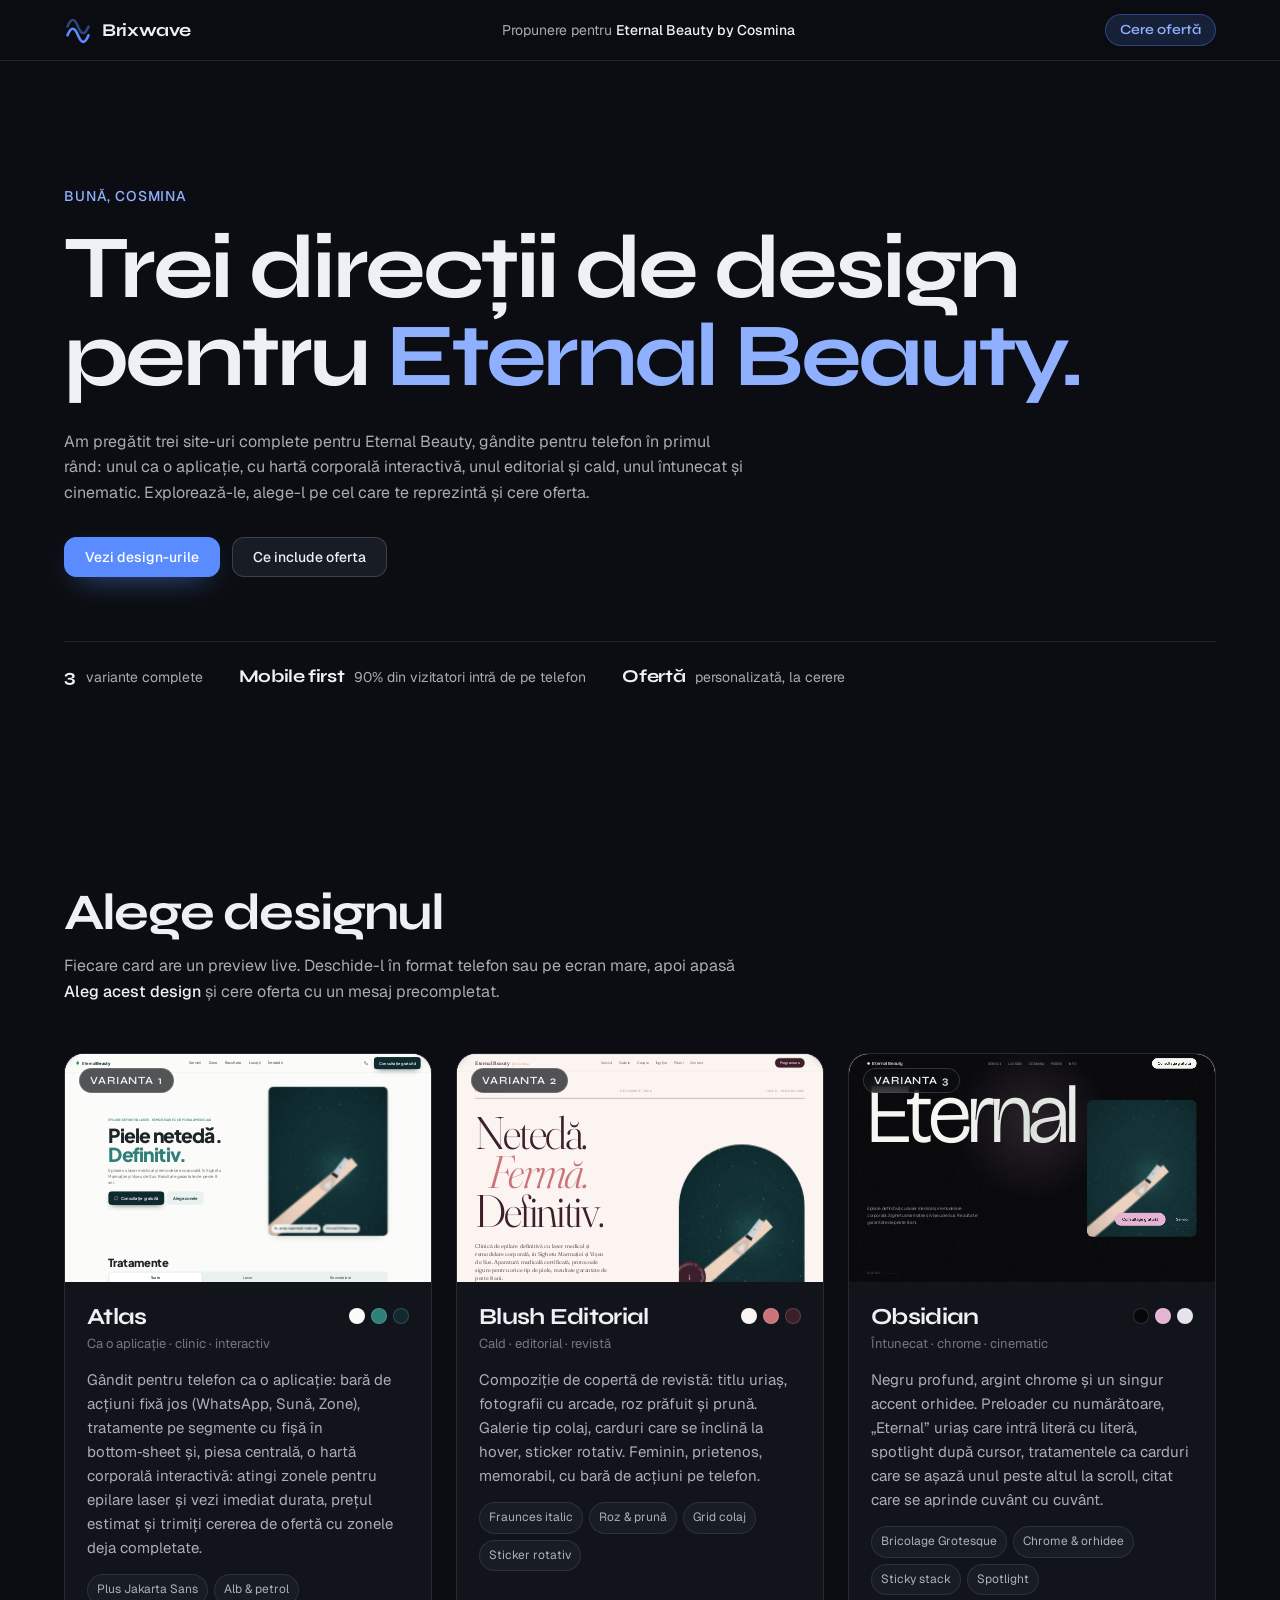
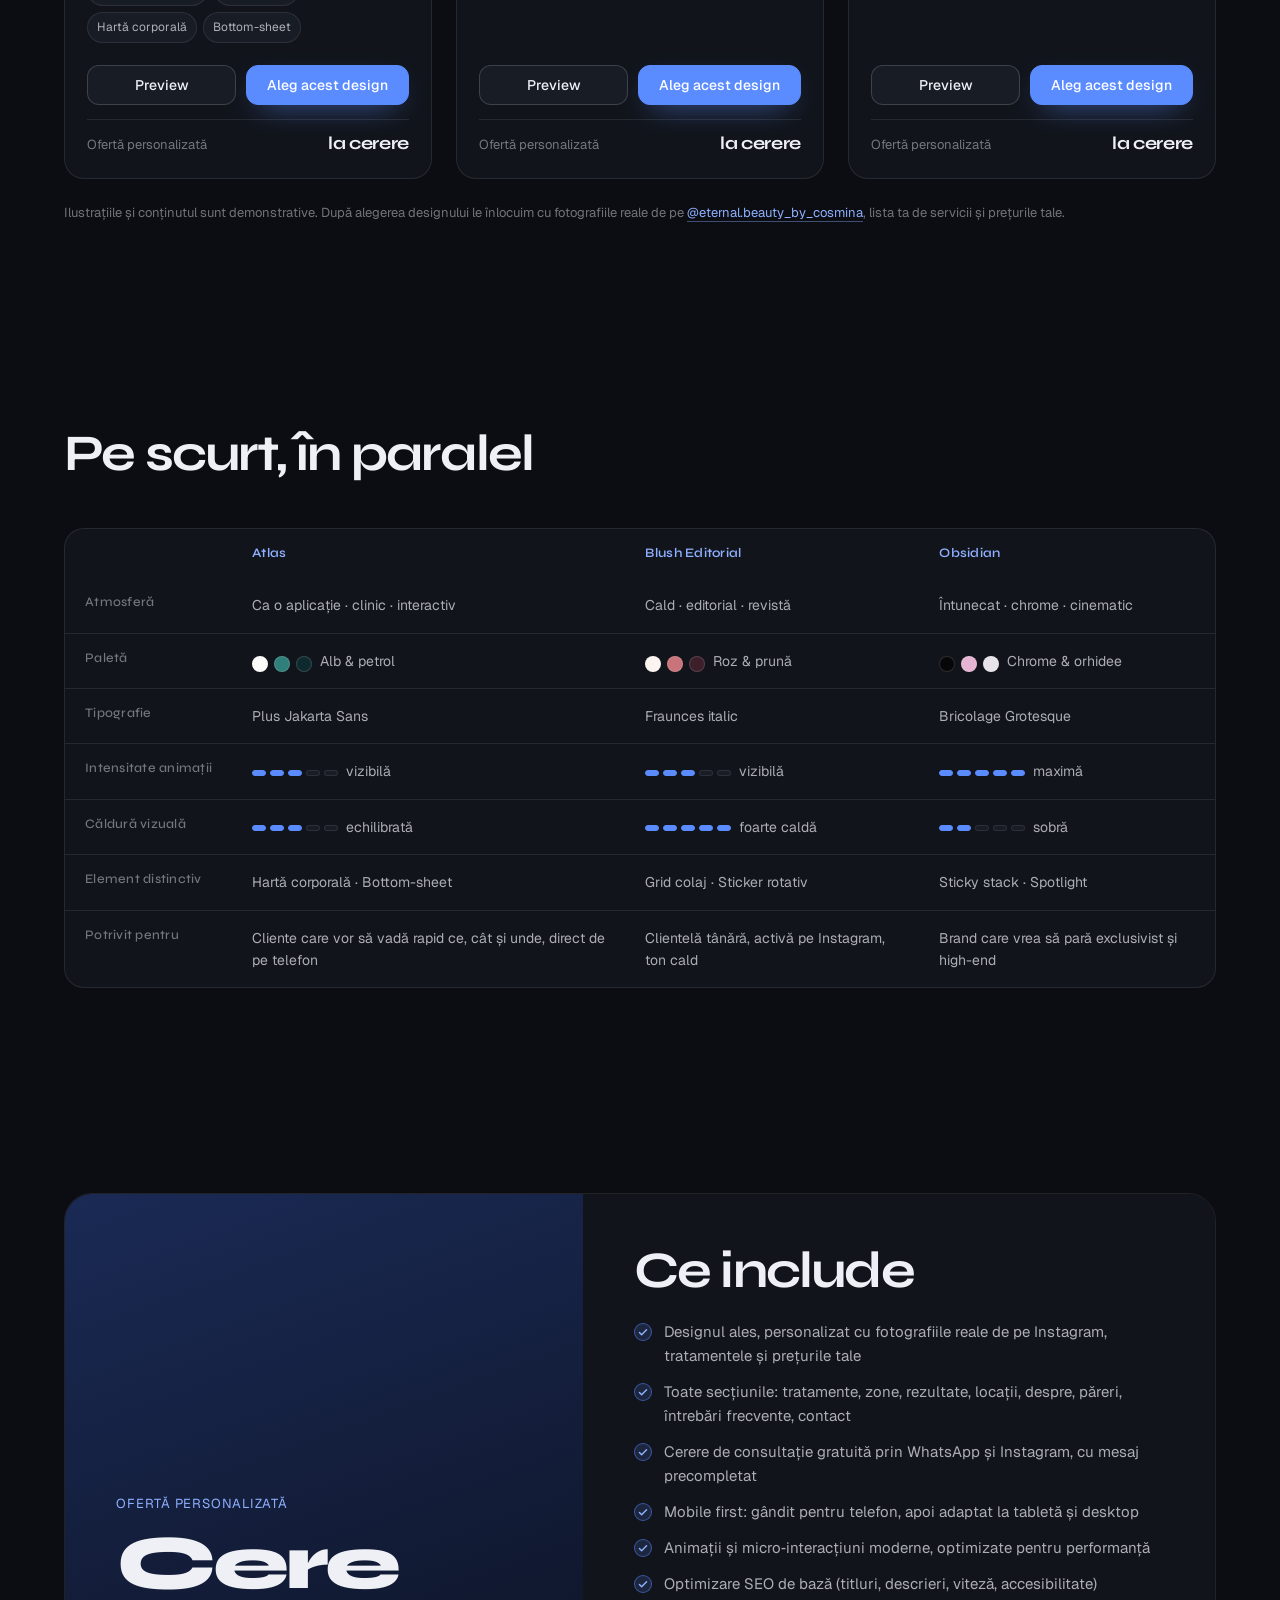
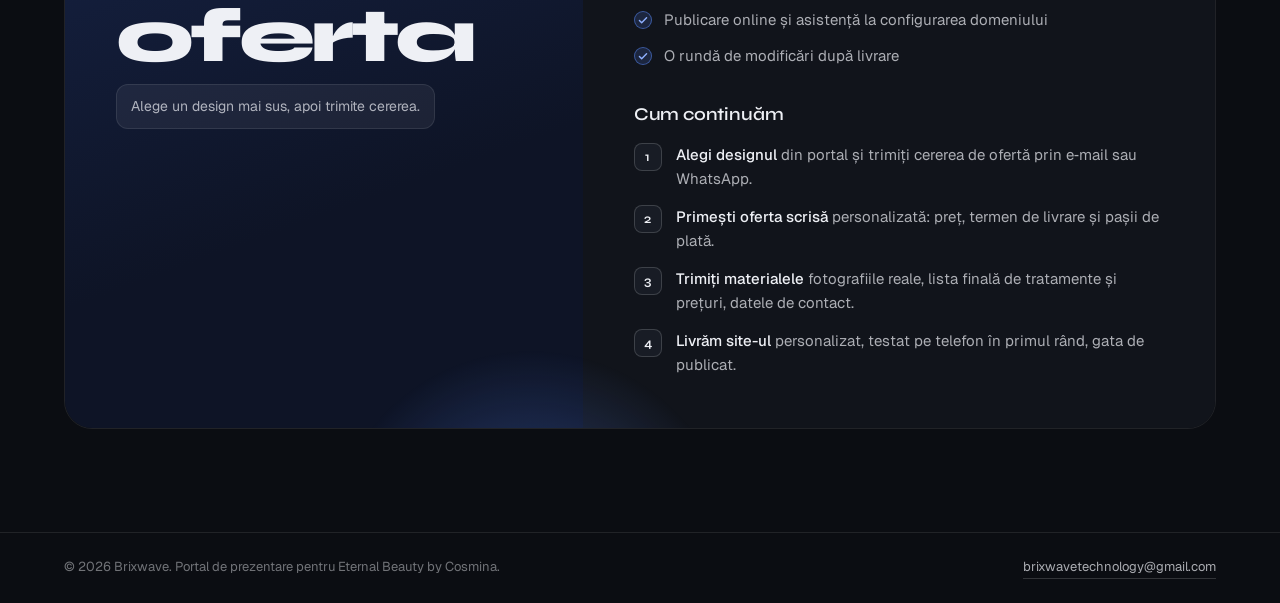
<file: index.html>
<!DOCTYPE html>
<html lang="ro">
<head>
<meta charset="utf-8">
<meta name="viewport" content="width=device-width, initial-scale=1, viewport-fit=cover">
<title>Brixwave × Eternal Beauty — alege designul</title>
<meta name="description" content="Portal Brixwave: trei propuneri de design pentru site-ul Eternal Beauty by Cosmina. Alege varianta preferată și cere oferta.">
<meta name="theme-color" content="#0b0d12">
<meta name="robots" content="noindex">
<link rel="preconnect" href="https://fonts.googleapis.com">
<link rel="preconnect" href="https://fonts.gstatic.com" crossorigin>
<link href="https://fonts.googleapis.com/css2?family=Syne:wght@500;600;700;800&family=Geist:wght@300;400;500;600&display=swap" rel="stylesheet">
<link rel="stylesheet" href="assets/brixwave.css">
</head>
<body>
<a class="skip" href="#designs">Sari la design-uri</a>

<header class="hdr">
  <a class="logo" href="#" aria-label="Brixwave">
    <svg class="logo__mark" viewBox="0 0 32 32" aria-hidden="true"><path d="M4 22c4-10 8-10 12 0s8 10 12 0" fill="none" stroke="currentColor" stroke-width="3" stroke-linecap="round"/><path d="M4 12c4-10 8-10 12 0s8 10 12 0" fill="none" stroke="currentColor" stroke-width="3" stroke-linecap="round" opacity=".45"/></svg>
    <span>Brixwave</span>
  </a>
  <span class="hdr__for">Propunere pentru <b>Eternal Beauty by Cosmina</b></span>
  <a class="hdr__price" href="#oferta">Cere ofertă</a>
</header>

<main>
  <section class="hero">
    <div class="hero__bg" aria-hidden="true"></div>
    <p class="hero__hello reveal">Bună, Cosmina</p>
    <h1 class="hero__title">
      <span class="lm"><span>Trei direcții de design</span></span>
      <span class="lm"><span>pentru <em>Eternal Beauty.</em></span></span>
    </h1>
    <p class="hero__lead reveal">Am pregătit trei site-uri complete pentru Eternal Beauty, gândite pentru telefon în primul rând: unul ca o aplicație, cu hartă corporală interactivă, unul editorial și cald, unul întunecat și cinematic. Explorează-le, alege-l pe cel care te reprezintă și cere oferta.</p>
    <div class="hero__cta reveal">
      <a class="btn btn--primary" href="#designs">Vezi design-urile</a>
      <a class="btn" href="#oferta">Ce include oferta</a>
    </div>
    <ul class="hero__facts reveal">
      <li><b>3</b> variante complete</li>
      <li><b>Mobile first</b> 90% din vizitatori intră de pe telefon</li>
      <li><b>Ofertă</b> personalizată, la cerere</li>
    </ul>
  </section>

  <section class="designs" id="designs">
    <div class="sec-head">
      <h2>Alege designul</h2>
      <p>Fiecare card are un preview live. Deschide-l în format telefon sau pe ecran mare, apoi apasă <b>Aleg acest design</b> și cere oferta cu un mesaj precompletat.</p>
    </div>
    <div class="cards" id="cards"></div>
    <p class="designs__note">Ilustrațiile și conținutul sunt demonstrative. După alegerea designului le înlocuim cu fotografiile reale de pe <a href="https://www.instagram.com/eternal.beauty_by_cosmina/" target="_blank" rel="noopener">@eternal.beauty_by_cosmina</a>, lista ta de servicii și prețurile tale.</p>
  </section>

  <section class="compare" id="comparatie">
    <div class="sec-head">
      <h2>Pe scurt, în paralel</h2>
    </div>
    <div class="table-wrap">
      <table class="tbl" id="compare-table"></table>
    </div>
  </section>

  <section class="offer" id="oferta">
    <div class="offer__card">
      <div class="offer__price">
        <span class="offer__label">Ofertă personalizată</span>
        <span class="offer__amount">Cere<br>oferta</span>
        <span class="offer__hint" id="offer-hint">Alege un design mai sus, apoi trimite cererea.</span>
      </div>
      <div class="offer__body">
        <h2>Ce include</h2>
        <ul class="offer__list" id="includes"></ul>
        <h3>Cum continuăm</h3>
        <ol class="offer__steps" id="steps"></ol>
      </div>
    </div>
  </section>
</main>

<footer class="ftr">
  <span>© <span id="year"></span> Brixwave. Portal de prezentare pentru Eternal Beauty by Cosmina.</span>
  <a id="footer-mail" href="#"></a>
</footer>

<!-- Preview overlay -->
<div class="viewer" id="viewer" hidden role="dialog" aria-modal="true" aria-labelledby="viewer-title">
  <div class="viewer__bar">
    <div class="viewer__title" id="viewer-title"></div>
    <div class="viewer__devices" role="group" aria-label="Dispozitiv">
      <button class="seg is-on" data-device="desktop">Desktop</button>
      <button class="seg" data-device="mobile">Telefon</button>
    </div>
    <div class="viewer__actions">
      <a class="btn btn--sm" id="viewer-open" href="#" target="_blank" rel="noopener">Deschide în tab nou</a>
      <button class="btn btn--sm btn--primary" id="viewer-choose">Aleg acest design</button>
      <button class="iconbtn" id="viewer-close" aria-label="Închide previzualizarea">×</button>
    </div>
  </div>
  <div class="viewer__stage" id="viewer-stage"><iframe id="viewer-frame" title="Previzualizare design"></iframe></div>
</div>

<!-- Choice modal -->
<div class="modal" id="modal" hidden role="dialog" aria-modal="true" aria-labelledby="modal-title">
  <div class="modal__card">
    <button class="iconbtn modal__close" id="modal-close" aria-label="Închide">×</button>
    <p class="modal__kicker-free">Ai ales</p>
    <h2 id="modal-title" class="modal__title"></h2>
    <p class="modal__desc" id="modal-desc"></p>
    <div class="modal__price">
      <span>Următorul pas</span>
      <b>Cere oferta</b>
      <span>Trimite cererea cu designul ales și primești oferta personalizată în cel mai scurt timp.</span>
    </div>
    <ul class="modal__list" id="modal-includes"></ul>
    <div class="modal__actions">
      <a class="btn btn--primary" id="modal-mail" href="#">Cere oferta pe e‑mail</a>
      <a class="btn" id="modal-wa" href="#" target="_blank" rel="noopener">Cere oferta pe WhatsApp</a>
    </div>
    <p class="modal__foot">Mesajul se completează automat cu designul ales. Poți schimba oricând alegerea înainte de a trimite cererea.</p>
  </div>
</div>

<script src="assets/brixwave.js"></script>
</body>
</html>
</file>
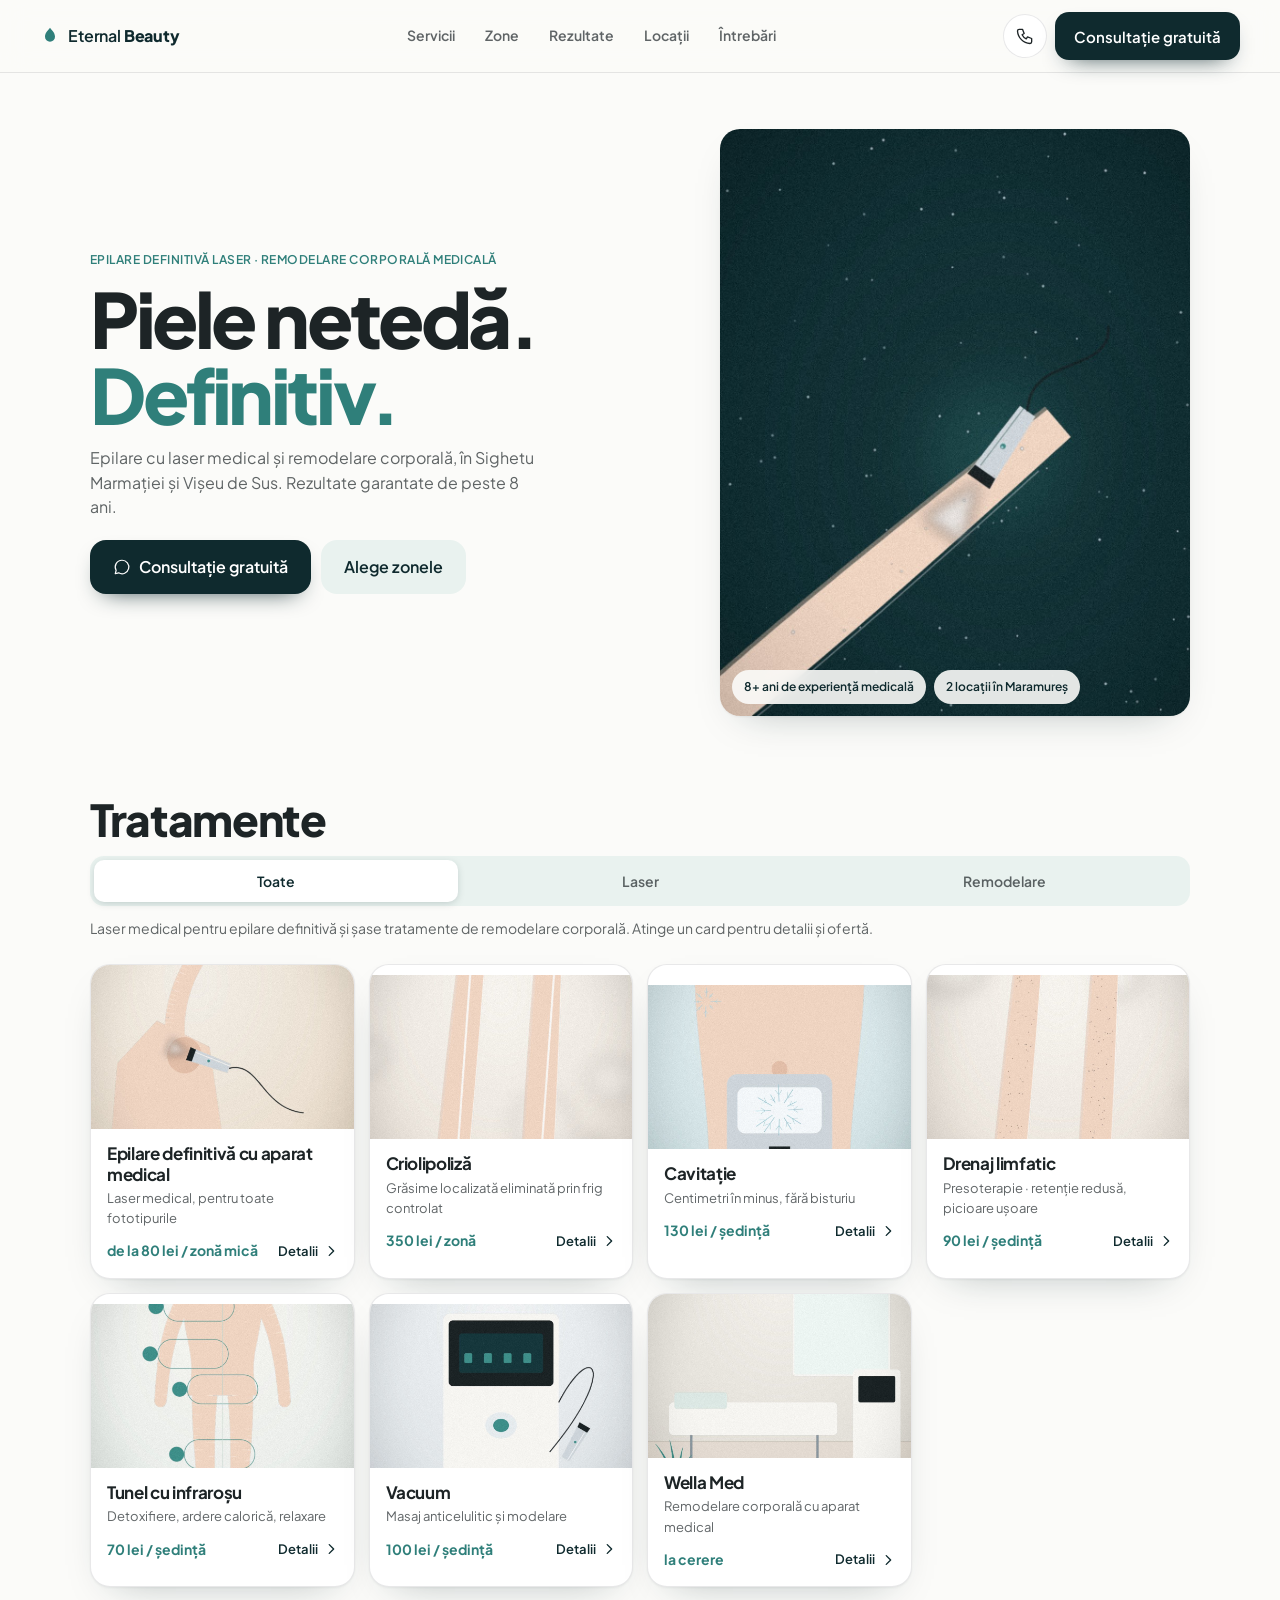
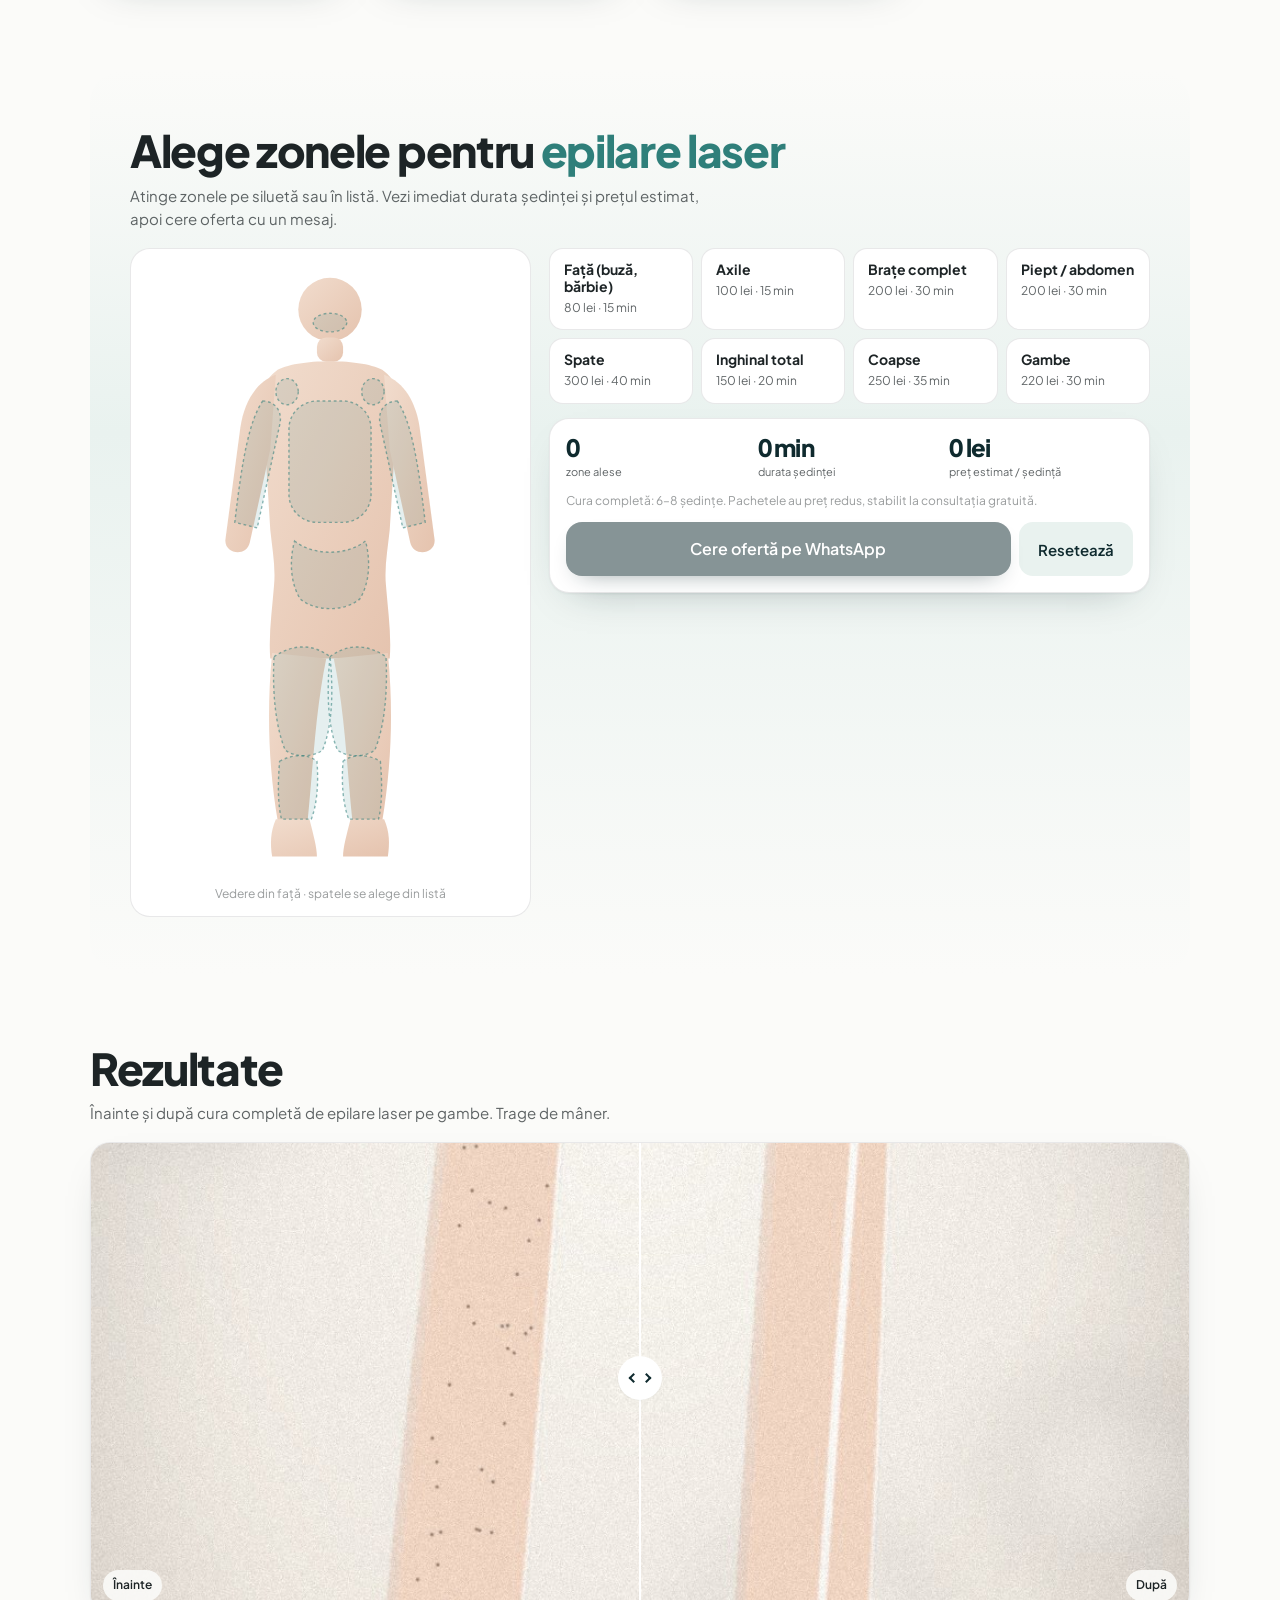
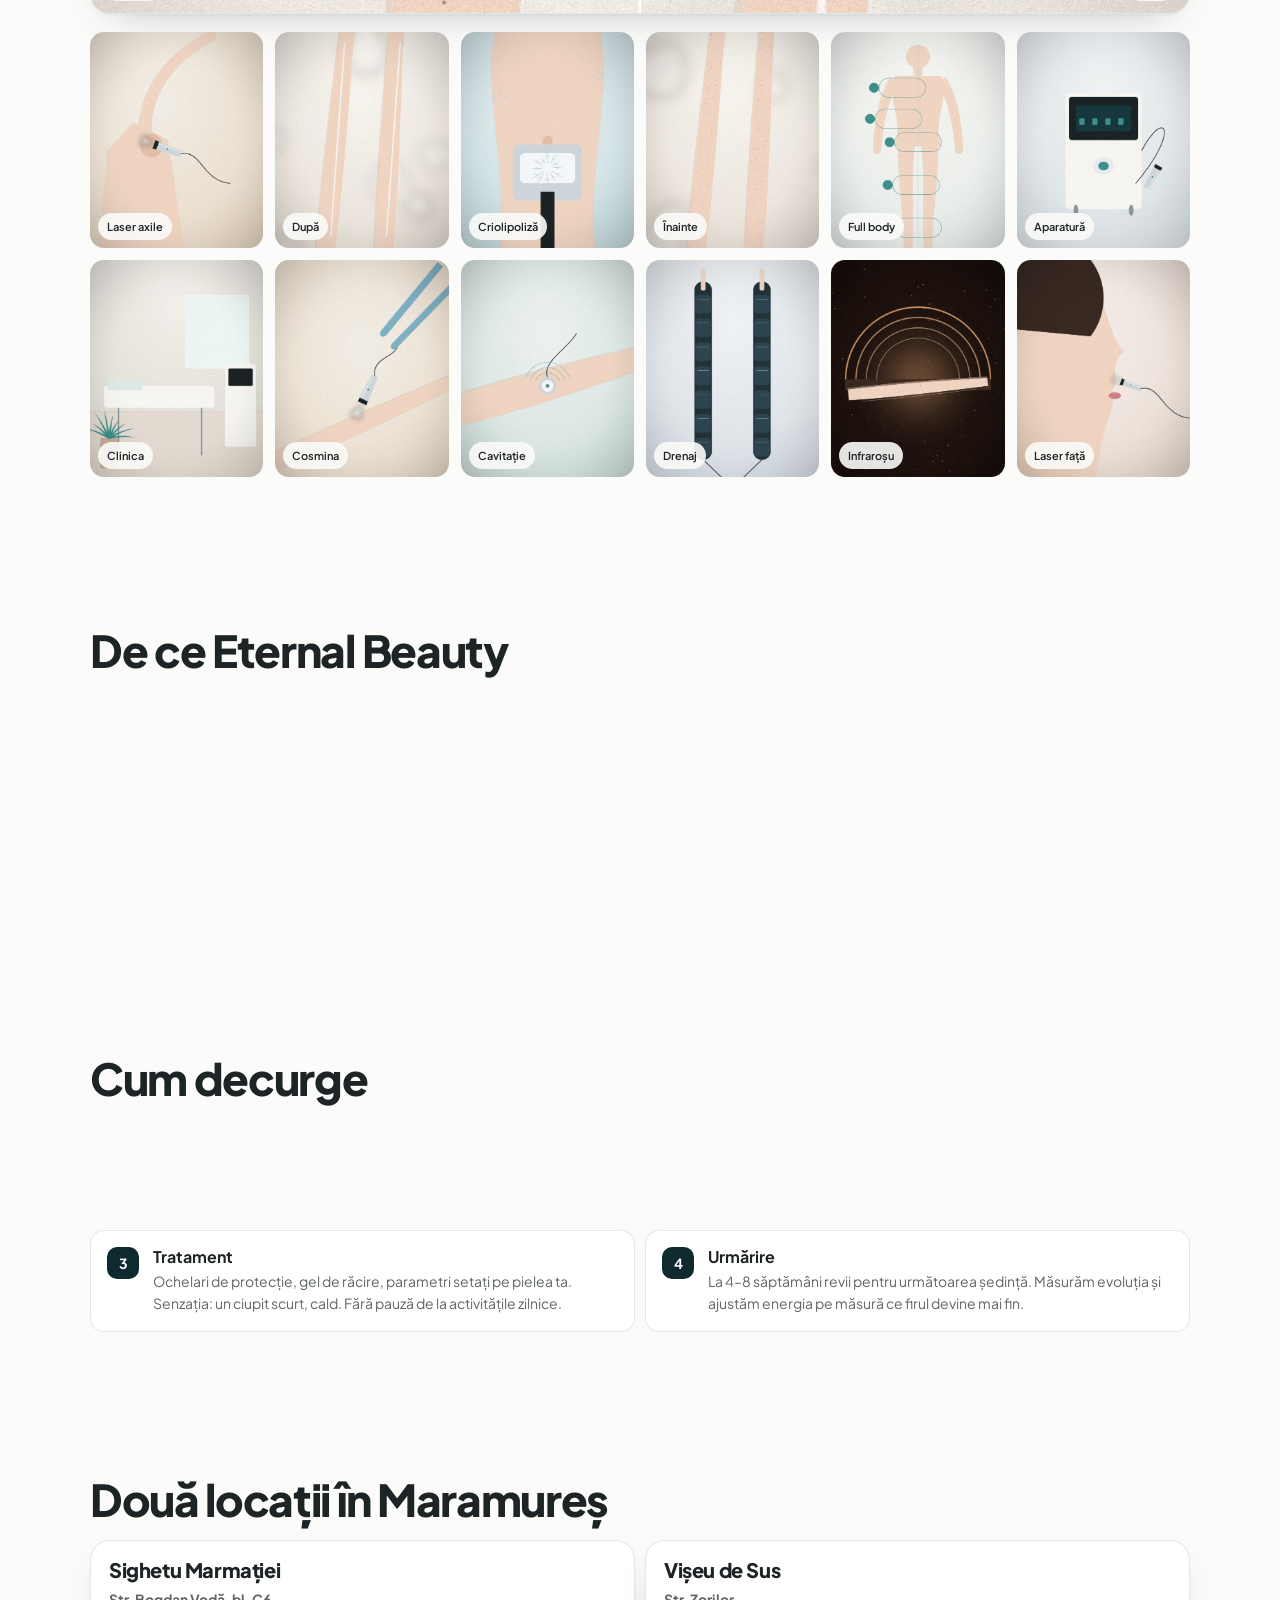
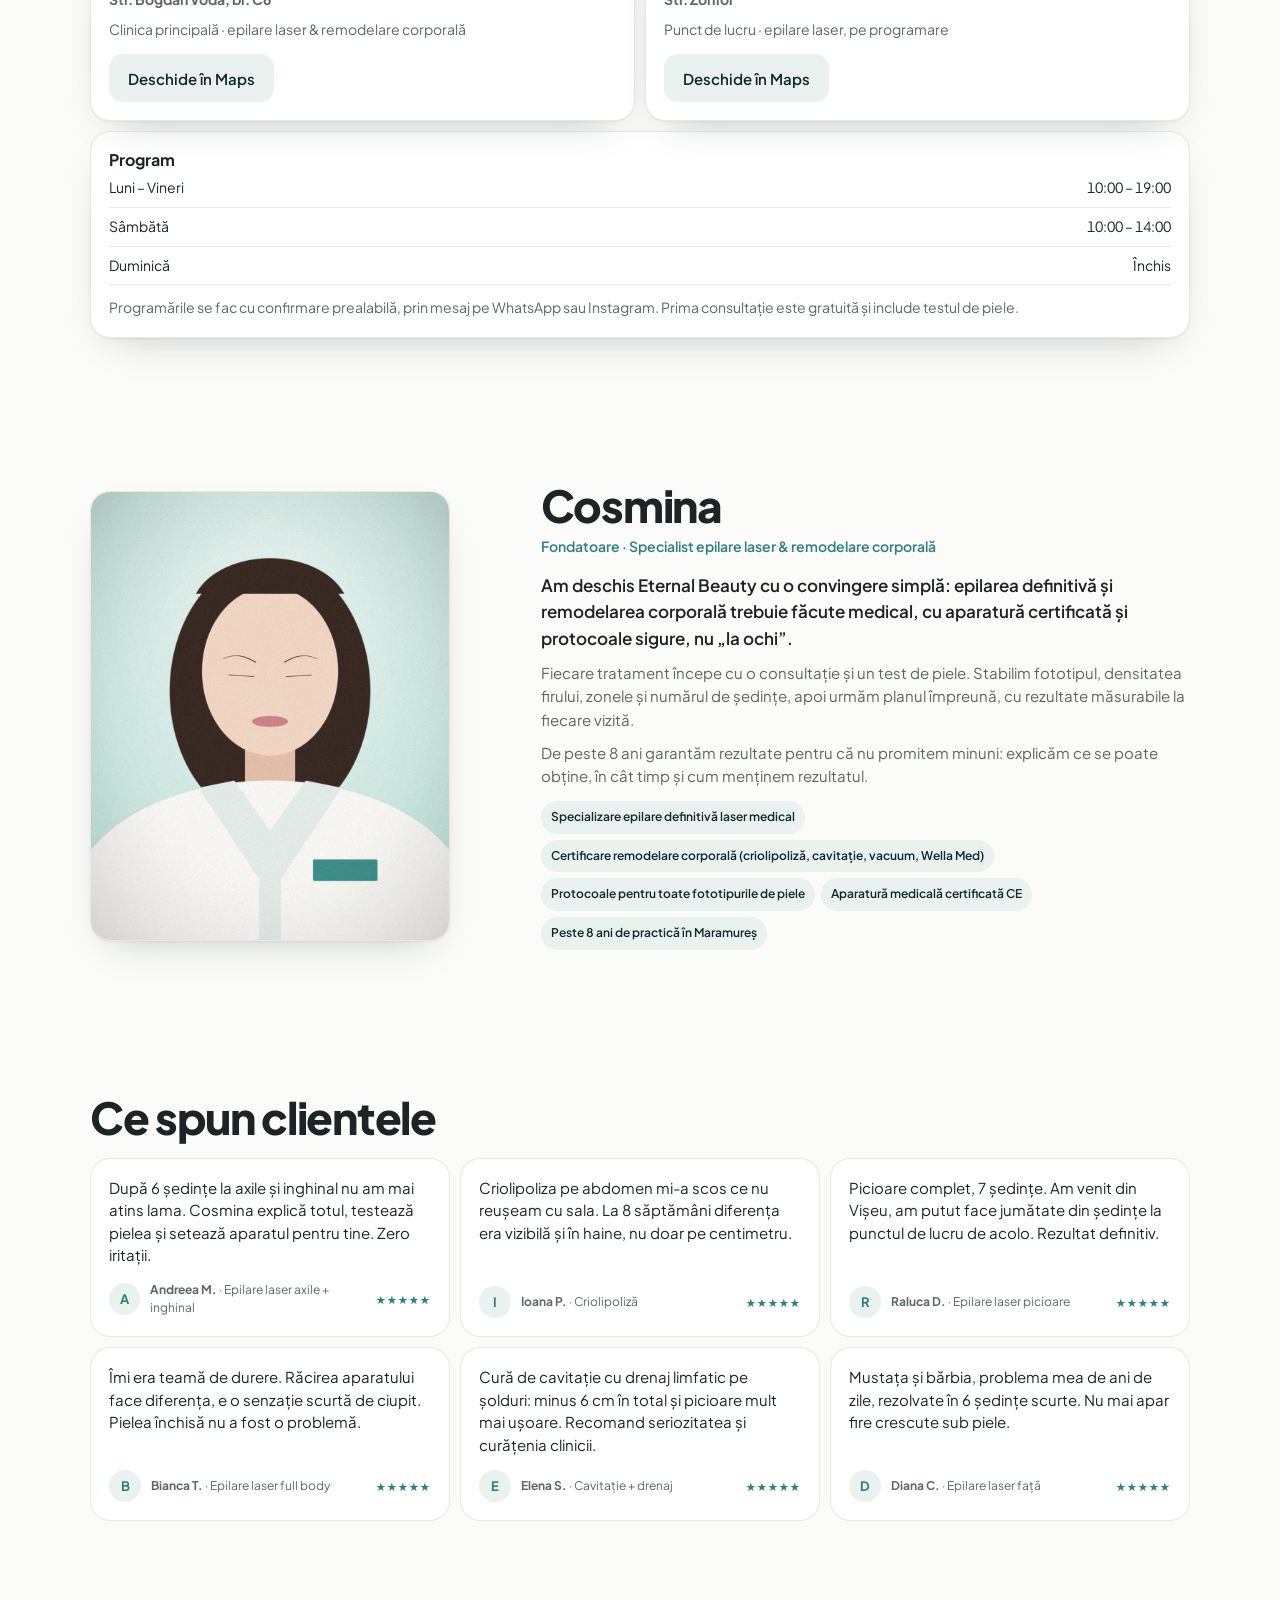
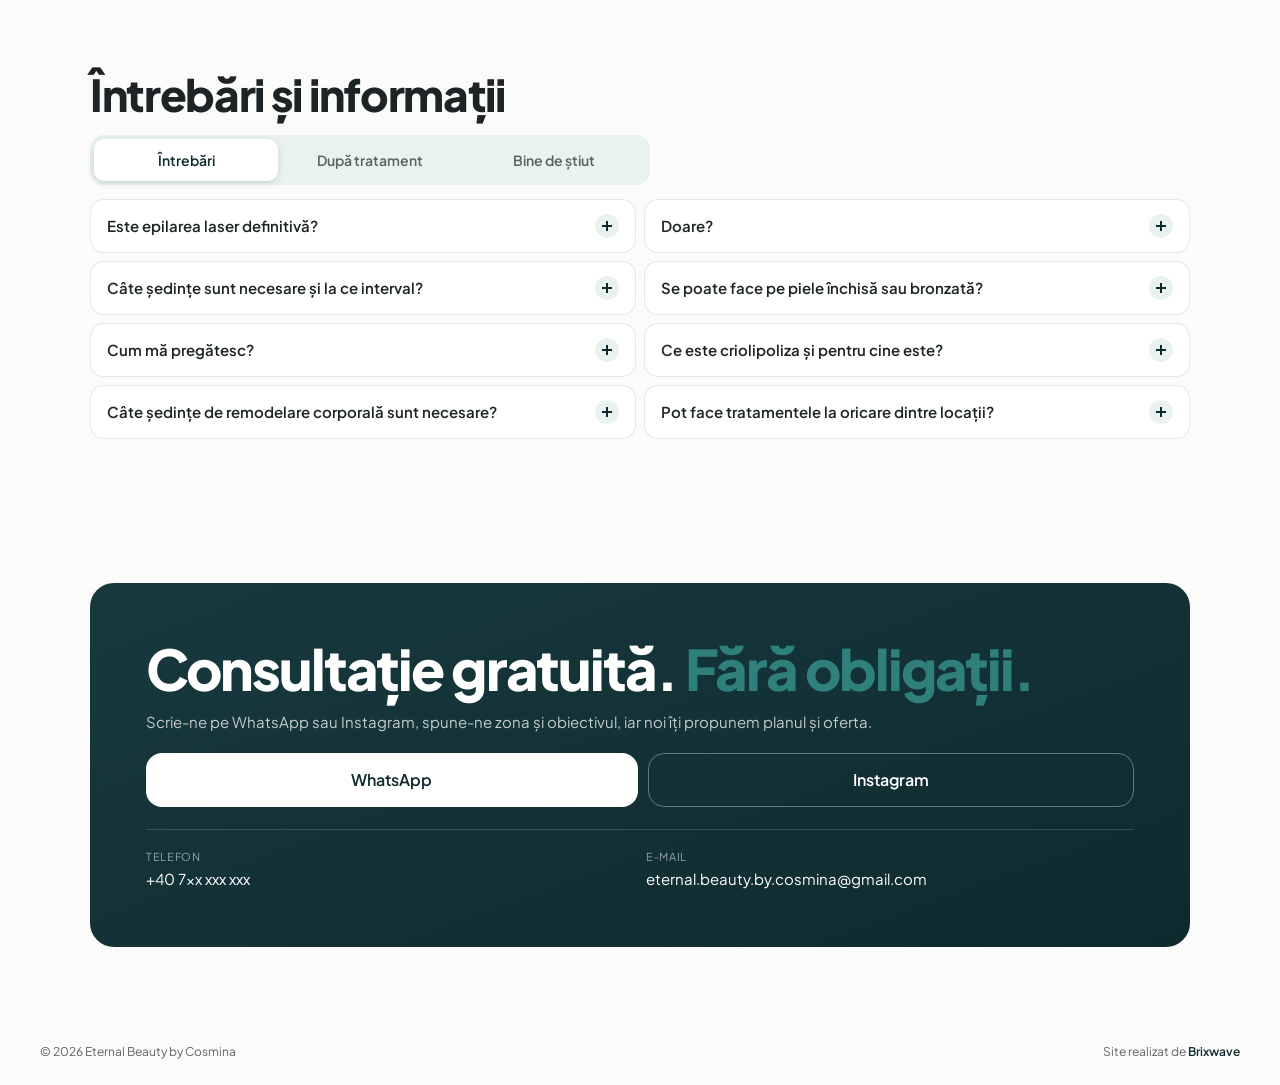
<file: designs/01-atlas/index.html>
<!DOCTYPE html>
<html lang="ro">
<head>
<meta charset="utf-8">
<meta name="viewport" content="width=device-width, initial-scale=1, viewport-fit=cover">
<title>Eternal Beauty by Cosmina — Atlas</title>
<meta name="description" content="Eternal Beauty: epilare definitivă cu laser medical și remodelare corporală în Sighetu Marmației și Vișeu de Sus. Consultație gratuită.">
<meta name="theme-color" content="#0f2a2e">
<link rel="preconnect" href="https://fonts.googleapis.com">
<link rel="preconnect" href="https://fonts.gstatic.com" crossorigin>
<link href="https://fonts.googleapis.com/css2?family=Plus+Jakarta+Sans:wght@400;500;600;700;800&display=swap" rel="stylesheet">
<link rel="stylesheet" href="style.css">
</head>
<body>
<header class="top">
  <a class="top__brand" href="#" aria-label="Eternal Beauty, acasă"><svg viewBox="0 0 24 24" aria-hidden="true"><path d="M12 2c3 4 6 6 6 11a6 6 0 0 1-12 0c0-5 3-7 6-11z" fill="currentColor"/></svg><span>Eternal <b>Beauty</b></span></a>
  <nav class="top__nav" aria-label="Meniu principal">
    <a href="#servicii">Servicii</a><a href="#zone">Zone</a><a href="#rezultate">Rezultate</a><a href="#locatii">Locații</a><a href="#intrebari">Întrebări</a>
  </nav>
  <div class="top__actions">
    <a class="icon-btn" data-tel href="#" aria-label="Sună"><svg viewBox="0 0 24 24" aria-hidden="true"><path d="M5 4h4l2 5-2.5 1.5a11 11 0 0 0 5 5L15 13l5 2v4a2 2 0 0 1-2 2A16 16 0 0 1 3 6a2 2 0 0 1 2-2z" fill="none" stroke="currentColor" stroke-width="1.6" stroke-linejoin="round"/></svg></a>
    <a class="btn btn--primary top__cta" data-wa href="#" target="_blank" rel="noopener">Consultație gratuită</a>
  </div>
</header>

<main>
  <!-- HERO -->
  <section class="hero">
    <div class="hero__text">
      <p class="hero__kicker" data-brand="category"></p>
      <h1 class="hero__title">Piele netedă.<br><em>Definitiv.</em></h1>
      <p class="hero__sub">Epilare cu laser medical și remodelare corporală, în Sighetu Marmației și Vișeu de Sus. Rezultate garantate de peste 8 ani.</p>
      <div class="hero__cta">
        <a class="btn btn--primary btn--lg" data-wa href="#" target="_blank" rel="noopener"><svg viewBox="0 0 24 24" aria-hidden="true"><path d="M12 3a9 9 0 0 0-7.8 13.5L3 21l4.6-1.2A9 9 0 1 0 12 3z" fill="none" stroke="currentColor" stroke-width="1.6" stroke-linejoin="round"/></svg>Consultație gratuită</a>
        <a class="btn btn--soft btn--lg" href="#zone">Alege zonele</a>
      </div>
    </div>
    <figure class="hero__media">
      <img data-photo="Cover" src="../../shared/photos/hero.jpg" alt="Epilare definitivă laser, fotografie de copertă" width="800" height="1000" fetchpriority="high">
      <ul class="hero__pills" id="hero-pills"></ul>
    </figure>
  </section>

  <!-- SERVICII: segmented + chips -->
  <section class="services" id="servicii">
    <div class="sec">
      <h2 class="h2">Tratamente</h2>
      <div class="seg" role="tablist" aria-label="Categorie" id="seg"><i class="seg__thumb" aria-hidden="true"></i></div>
      <p class="seg__text" id="seg-text"></p>
    </div>
    <div class="chips" id="chips" tabindex="0" aria-label="Tratamente, derulează orizontal"></div>
  </section>

  <!-- BODY MAP -->
  <section class="zones" id="zone">
    <div class="sec">
      <h2 class="h2">Alege zonele pentru <em>epilare laser</em></h2>
      <p class="sub">Atinge zonele pe siluetă sau în listă. Vezi imediat durata ședinței și prețul estimat, apoi cere oferta cu un mesaj.</p>
    </div>
    <div class="zones__grid">
      <figure class="body" aria-hidden="true">
        <svg viewBox="0 0 300 660" id="body-svg">
          <defs><linearGradient id="skin" x1="0" y1="0" x2="1" y2="1"><stop offset="0" stop-color="#f1dccd"/><stop offset="1" stop-color="#e5c3ae"/></linearGradient></defs>
          <g class="body__shape" fill="url(#skin)">
            <circle cx="150" cy="52" r="34"/>
            <rect x="136" y="82" width="28" height="26" rx="10"/>
            <path d="M92 118c20-14 96-14 116 0 12 8 16 26 14 40l-8 130c-2 20-6 40-4 60 2 26 6 52 4 78H86c-2-26 2-52 4-78 2-20-2-40-4-60l-8-130c-2-14 2-32 14-40z"/>
            <path d="M92 122c-22 8-34 30-38 56l-16 120c-2 16 22 20 26 4l22-100z"/>
            <path d="M208 122c22 8 34 30 38 56l16 120c2 16-22 20-26 4l-22-100z"/>
            <path d="M88 420c-6 60-4 120 6 180 2 14 30 14 32 0 6-58 8-116 20-174z"/>
            <path d="M212 420c6 60 4 120-6 180-2 14-30 14-32 0-6-58-8-116-20-174z"/>
            <path d="M92 598h36c4 16 8 30 8 40H88c-2-14-2-26 4-40zM172 598h36c6 14 6 26 4 40h-48c0-10 4-24 8-40z"/>
          </g>
          <g class="body__zones" id="body-zones">
            <ellipse data-zone="fata" cx="150" cy="66" rx="18" ry="10"/>
            <ellipse data-zone="axile" cx="104" cy="140" rx="12" ry="14"/><ellipse data-zone="axile" cx="196" cy="140" rx="12" ry="14"/>
            <path data-zone="brate" d="M78 150c-14 20-22 60-30 130l24 6 24-110c4-16-6-26-18-26zM222 150c14 20 22 60 30 130l-24 6-24-110c-4-16 6-26 18-26z"/>
            <rect data-zone="piept" x="106" y="150" width="88" height="130" rx="30"/>
            <path data-zone="inghinal" d="M112 300c20 16 56 16 76 0 6 22 4 46-6 62-16 14-48 14-64 0-10-16-12-40-6-62z"/>
            <path data-zone="coapse" d="M90 424c20-14 42-14 60 0 4 40 2 76-8 100-10 8-30 8-40 0-10-24-14-60-12-100zM150 424c18-14 40-14 60 0 2 40-2 76-12 100-10 8-30 8-40 0-10-24-12-60-8-100z"/>
            <path data-zone="gambe" d="M96 536c14-8 30-8 40 0 2 24 0 46-6 62H98c-4-16-4-38-2-62zM164 536c10-8 26-8 40 0 2 24 2 46-2 62h-32c-6-16-8-38-6-62z"/>
            <rect data-zone="spate" x="110" y="150" width="80" height="130" rx="30" class="is-hidden-zone"/>
          </g>
        </svg>
        <figcaption>Vedere din față · spatele se alege din listă</figcaption>
      </figure>
      <div class="zones__panel">
        <ul class="zlist" id="zlist"></ul>
        <div class="zsum" id="zsum">
          <div class="zsum__row">
            <div><b id="z-count">0</b><span>zone alese</span></div>
            <div><b id="z-min">0 min</b><span>durata ședinței</span></div>
            <div><b id="z-price">0 lei</b><span>preț estimat / ședință</span></div>
          </div>
          <p class="zsum__note">Cura completă: 6–8 ședințe. Pachetele au preț redus, stabilit la consultația gratuită.</p>
          <div class="zsum__cta">
            <a class="btn btn--primary btn--lg" id="z-wa" href="#" target="_blank" rel="noopener">Cere ofertă pe WhatsApp</a>
            <button class="btn btn--soft" id="z-reset" type="button">Resetează</button>
          </div>
        </div>
      </div>
    </div>
  </section>

  <!-- REZULTATE -->
  <section class="results" id="rezultate">
    <div class="sec">
      <h2 class="h2">Rezultate</h2>
      <p class="sub">Înainte și după cura completă de epilare laser pe gambe. Trage de mâner.</p>
    </div>
    <div class="cmp card" id="compare">
      <img class="cmp__after" data-photo="După" src="../../shared/photos/post-02.jpg" alt="Picioare netede după epilare laser" width="1200" height="800" loading="lazy">
      <div class="cmp__before" id="cmp-before"><img data-photo="Înainte" src="../../shared/photos/post-04.jpg" alt="Picioare înainte de epilare laser" width="1200" height="800" loading="lazy"></div>
      <input class="cmp__range" id="cmp-range" type="range" min="0" max="100" value="50" aria-label="Poziția comparației">
      <div class="cmp__handle" aria-hidden="true"><span></span></div>
      <span class="cmp__tag cmp__tag--l" aria-hidden="true">Înainte</span><span class="cmp__tag cmp__tag--r" aria-hidden="true">După</span>
    </div>
    <div class="gallery" id="gallery" tabindex="0" aria-label="Galerie, derulează orizontal"></div>
  </section>

  <!-- DE CE -->
  <section class="why">
    <div class="sec"><h2 class="h2">De ce Eternal Beauty</h2></div>
    <ul class="stats" id="stats"></ul>
    <ul class="values" id="values"></ul>
  </section>

  <!-- PROCES -->
  <section class="flow">
    <div class="sec"><h2 class="h2">Cum decurge</h2></div>
    <ol class="flow__list" id="process"></ol>
  </section>

  <!-- LOCAȚII -->
  <section class="places" id="locatii">
    <div class="sec"><h2 class="h2">Două locații în Maramureș</h2></div>
    <div class="places__grid" id="locations"></div>
    <div class="card sched-card"><h3>Program</h3><div id="schedule"></div><p class="muted" data-brand="bookingNote"></p></div>
  </section>

  <!-- COSMINA -->
  <section class="about">
    <figure class="about__photo card"><img data-photo="Portret" src="../../shared/photos/portrait.jpg" alt="Portret Cosmina, fondatoare Eternal Beauty" width="800" height="1000" loading="lazy"></figure>
    <div class="about__text">
      <h2 class="h2">Cosmina</h2>
      <p class="about__role" data-founder="role"></p>
      <div id="story"></div>
      <ul class="creds" id="creds"></ul>
    </div>
  </section>

  <!-- PĂRERI -->
  <section class="voices">
    <div class="sec"><h2 class="h2">Ce spun clientele</h2></div>
    <div class="voices__row" id="quotes" tabindex="0" aria-label="Testimoniale, derulează orizontal"></div>
  </section>

  <!-- INFO -->
  <section class="info" id="intrebari">
    <div class="sec"><h2 class="h2">Întrebări și informații</h2></div>
    <div class="seg seg--info" role="tablist" aria-label="Informații" id="seg-info"><i class="seg__thumb" aria-hidden="true"></i></div>
    <div class="acc is-on" id="faq" role="tabpanel"></div>
    <div class="acc" id="care" role="tabpanel"></div>
    <div class="acc" id="policies" role="tabpanel"></div>
  </section>

  <!-- CONTACT -->
  <section class="contact" id="contact">
    <div class="contact__card">
      <h2 class="contact__title">Consultație gratuită. <em>Fără obligații.</em></h2>
      <p>Scrie-ne pe WhatsApp sau Instagram, spune-ne zona și obiectivul, iar noi îți propunem planul și oferta.</p>
      <div class="contact__cta">
        <a class="btn btn--light btn--lg" data-wa href="#" target="_blank" rel="noopener">WhatsApp</a>
        <a class="btn btn--outline btn--lg" data-ig href="#" target="_blank" rel="noopener">Instagram</a>
      </div>
      <dl class="contact__facts">
        <div><dt>Telefon</dt><dd><a data-tel href="#" data-brand="phone"></a></dd></div>
        <div><dt>E‑mail</dt><dd><a data-mail href="#" data-brand="email"></a></dd></div>
      </dl>
    </div>
  </section>
</main>

<footer class="foot"><span>© <span id="year"></span> Eternal Beauty by Cosmina</span><span>Site realizat de <a href="https://github.com/brixwave-technology" target="_blank" rel="noopener">Brixwave</a></span></footer>

<!-- bară fixă mobil -->
<nav class="dock" aria-label="Acțiuni rapide">
  <a data-wa href="#" target="_blank" rel="noopener" class="dock__main"><svg viewBox="0 0 24 24" aria-hidden="true"><path d="M12 3a9 9 0 0 0-7.8 13.5L3 21l4.6-1.2A9 9 0 1 0 12 3z" fill="none" stroke="currentColor" stroke-width="1.6" stroke-linejoin="round"/></svg>WhatsApp</a>
  <a data-tel href="#" class="dock__btn"><svg viewBox="0 0 24 24" aria-hidden="true"><path d="M5 4h4l2 5-2.5 1.5a11 11 0 0 0 5 5L15 13l5 2v4a2 2 0 0 1-2 2A16 16 0 0 1 3 6a2 2 0 0 1 2-2z" fill="none" stroke="currentColor" stroke-width="1.6" stroke-linejoin="round"/></svg>Sună</a>
  <a href="#zone" class="dock__btn"><svg viewBox="0 0 24 24" aria-hidden="true"><circle cx="12" cy="5" r="2.5" fill="none" stroke="currentColor" stroke-width="1.6"/><path d="M8 10h8l-1 6h-6zM10 16l-1 5M14 16l1 5" fill="none" stroke="currentColor" stroke-width="1.6" stroke-linecap="round" stroke-linejoin="round"/></svg>Zone</a>
</nav>

<!-- bottom sheet serviciu -->
<div class="sheet" id="sheet" hidden role="dialog" aria-modal="true" aria-labelledby="sheet-title">
  <div class="sheet__panel" id="sheet-panel">
    <i class="sheet__grip" aria-hidden="true"></i>
    <button class="icon-btn sheet__close" id="sheet-close" aria-label="Închide"><svg viewBox="0 0 24 24" aria-hidden="true"><path d="M6 6l12 12M18 6L6 18" fill="none" stroke="currentColor" stroke-width="1.6" stroke-linecap="round"/></svg></button>
    <figure class="sheet__img"><img id="sheet-img" alt="" width="800" height="600"></figure>
    <p class="sheet__group" id="sheet-group"></p>
    <h2 class="sheet__title" id="sheet-title"></h2>
    <p class="sheet__sub" id="sheet-sub"></p>
    <p class="sheet__desc" id="sheet-desc"></p>
    <dl class="sheet__meta" id="sheet-meta"></dl>
    <a class="btn btn--primary btn--lg sheet__cta" id="sheet-wa" href="#" target="_blank" rel="noopener">Cere ofertă pentru acest tratament</a>
  </div>
</div>

<script src="../../shared/eternal-data.js"></script>
<script src="script.js"></script>
</body>
</html>
</file>
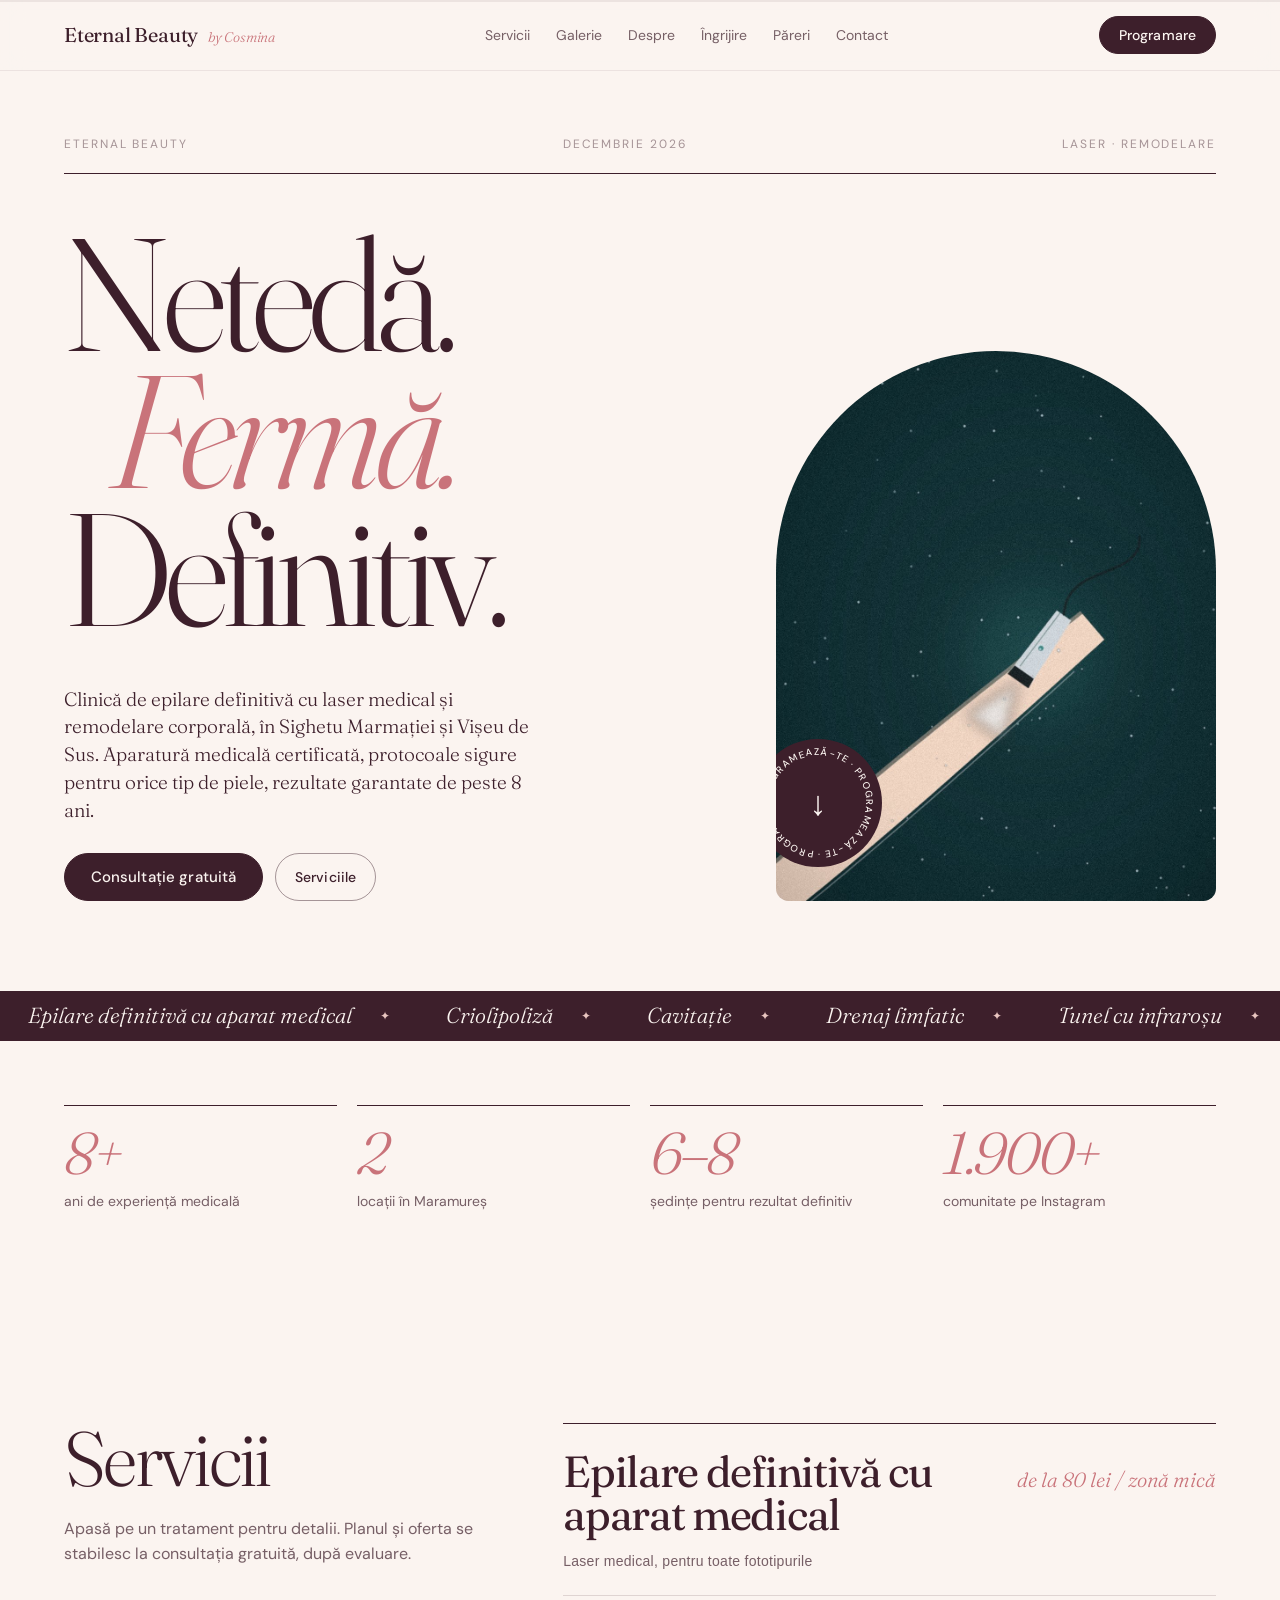
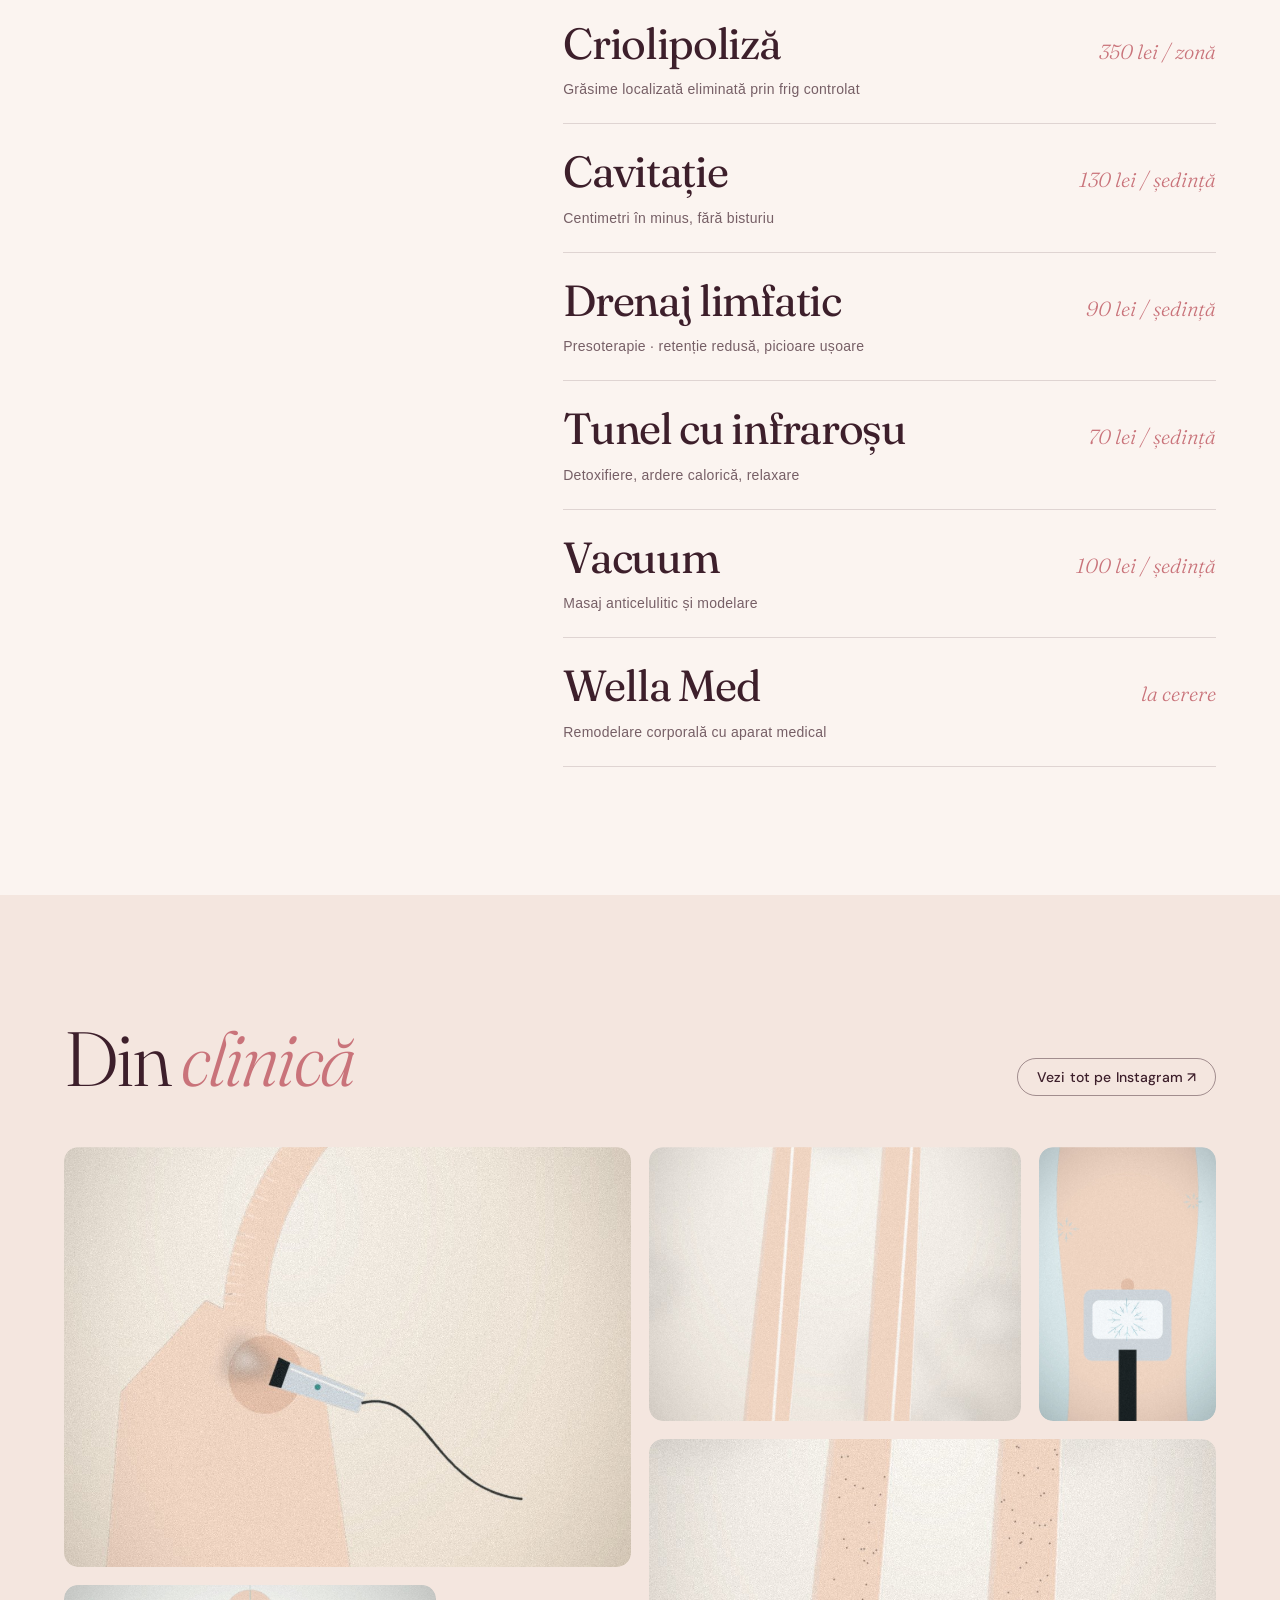
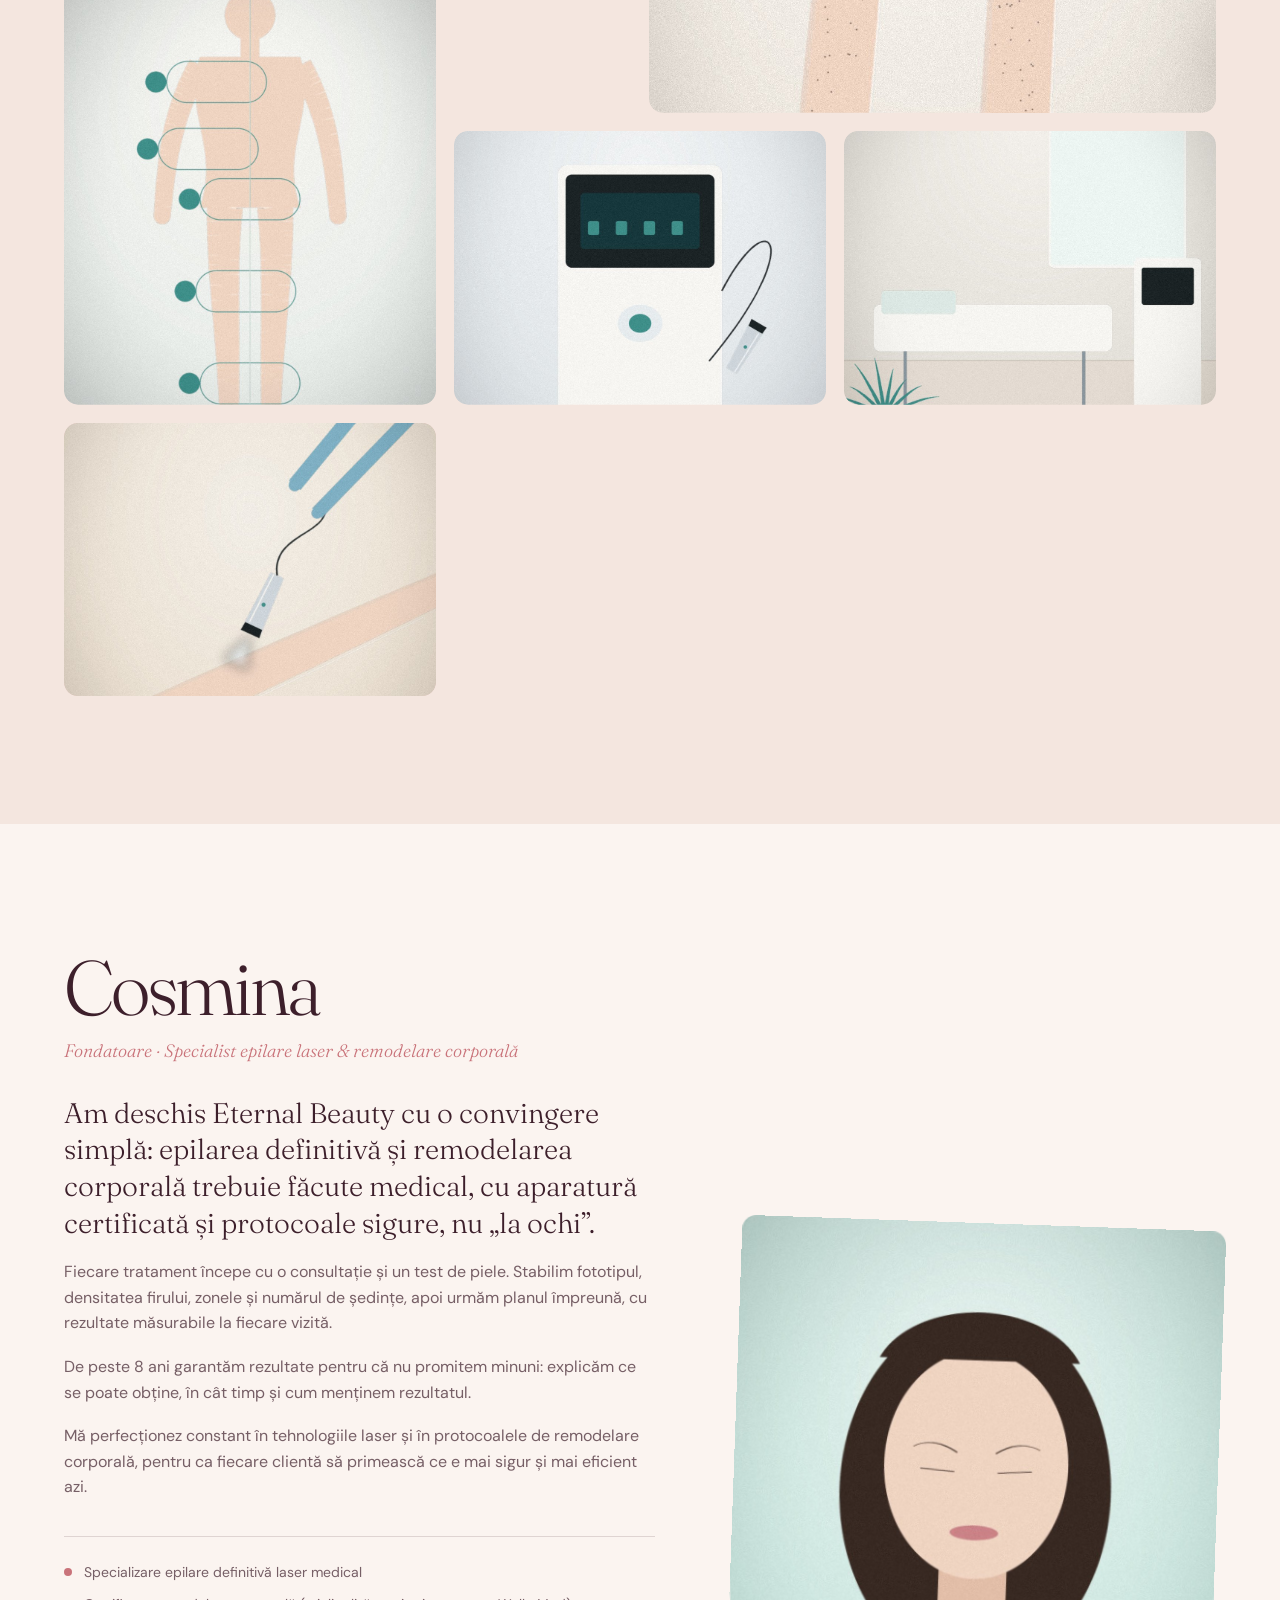
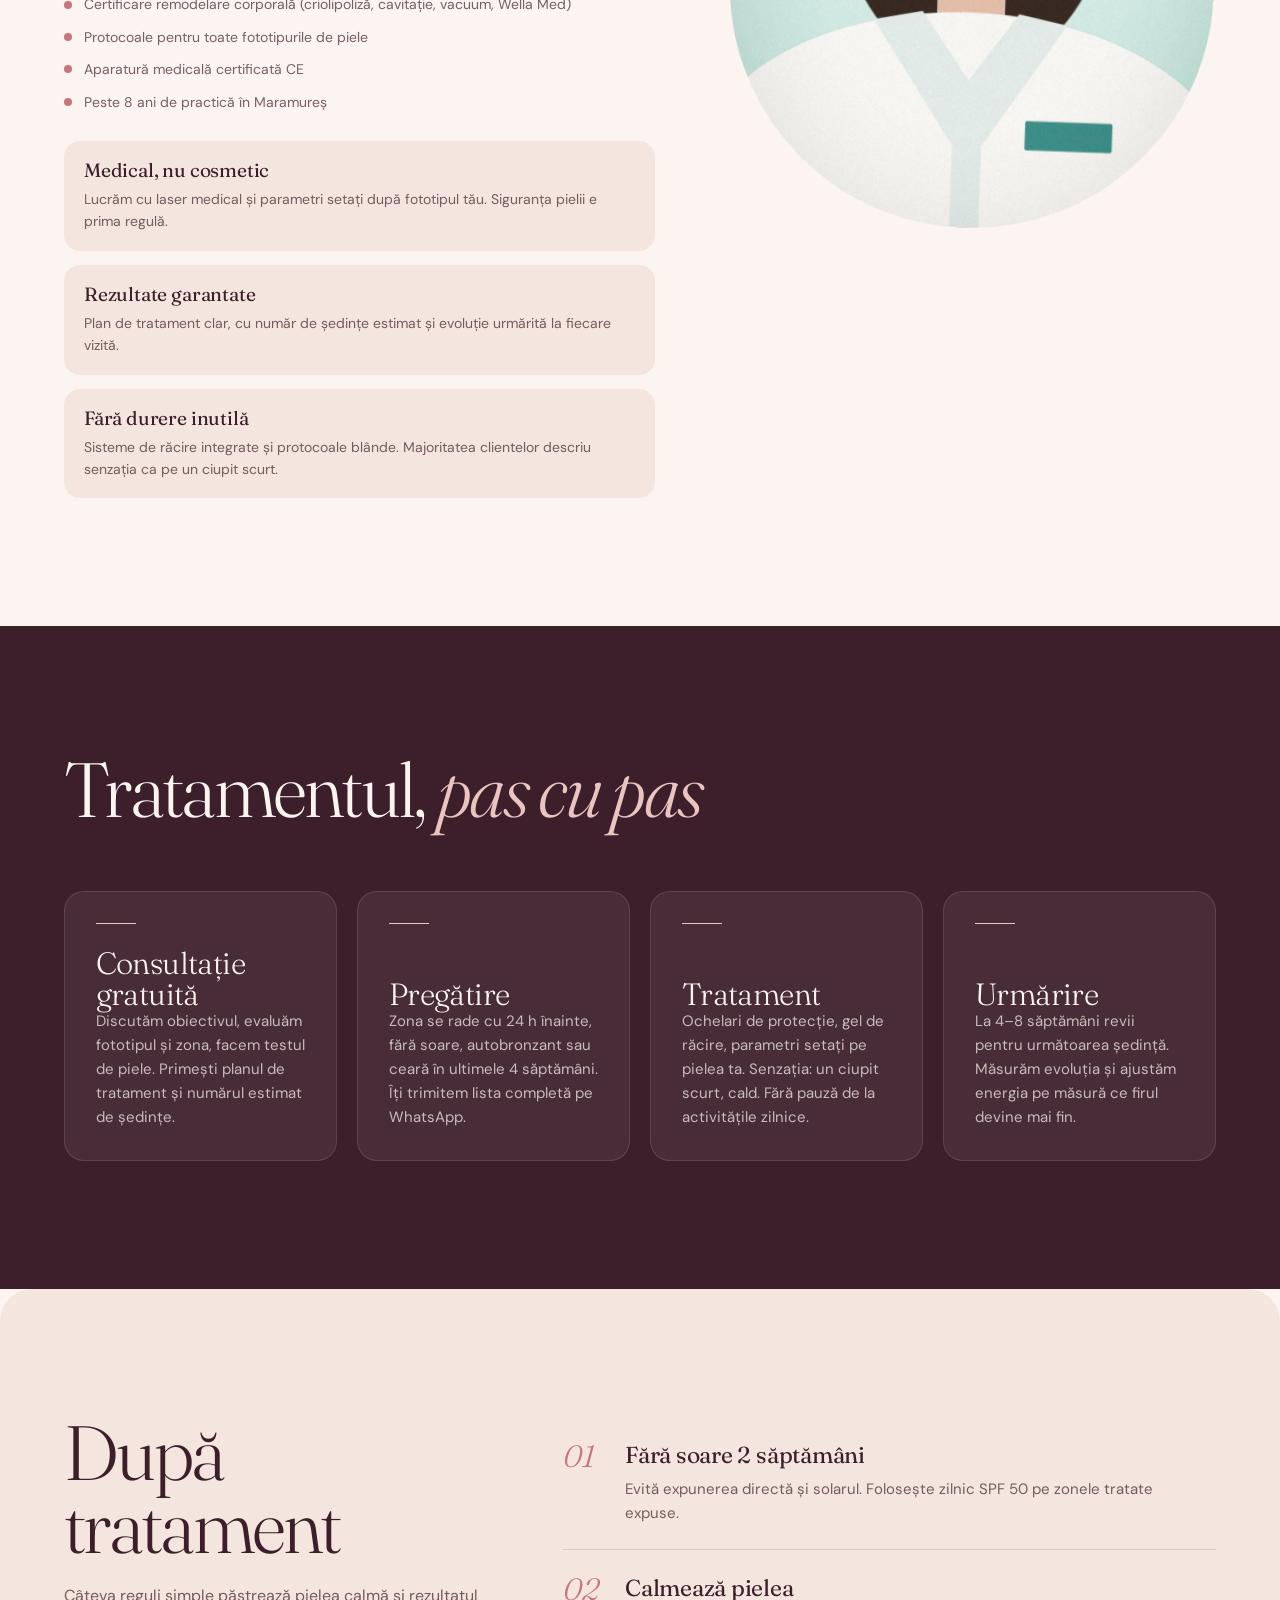
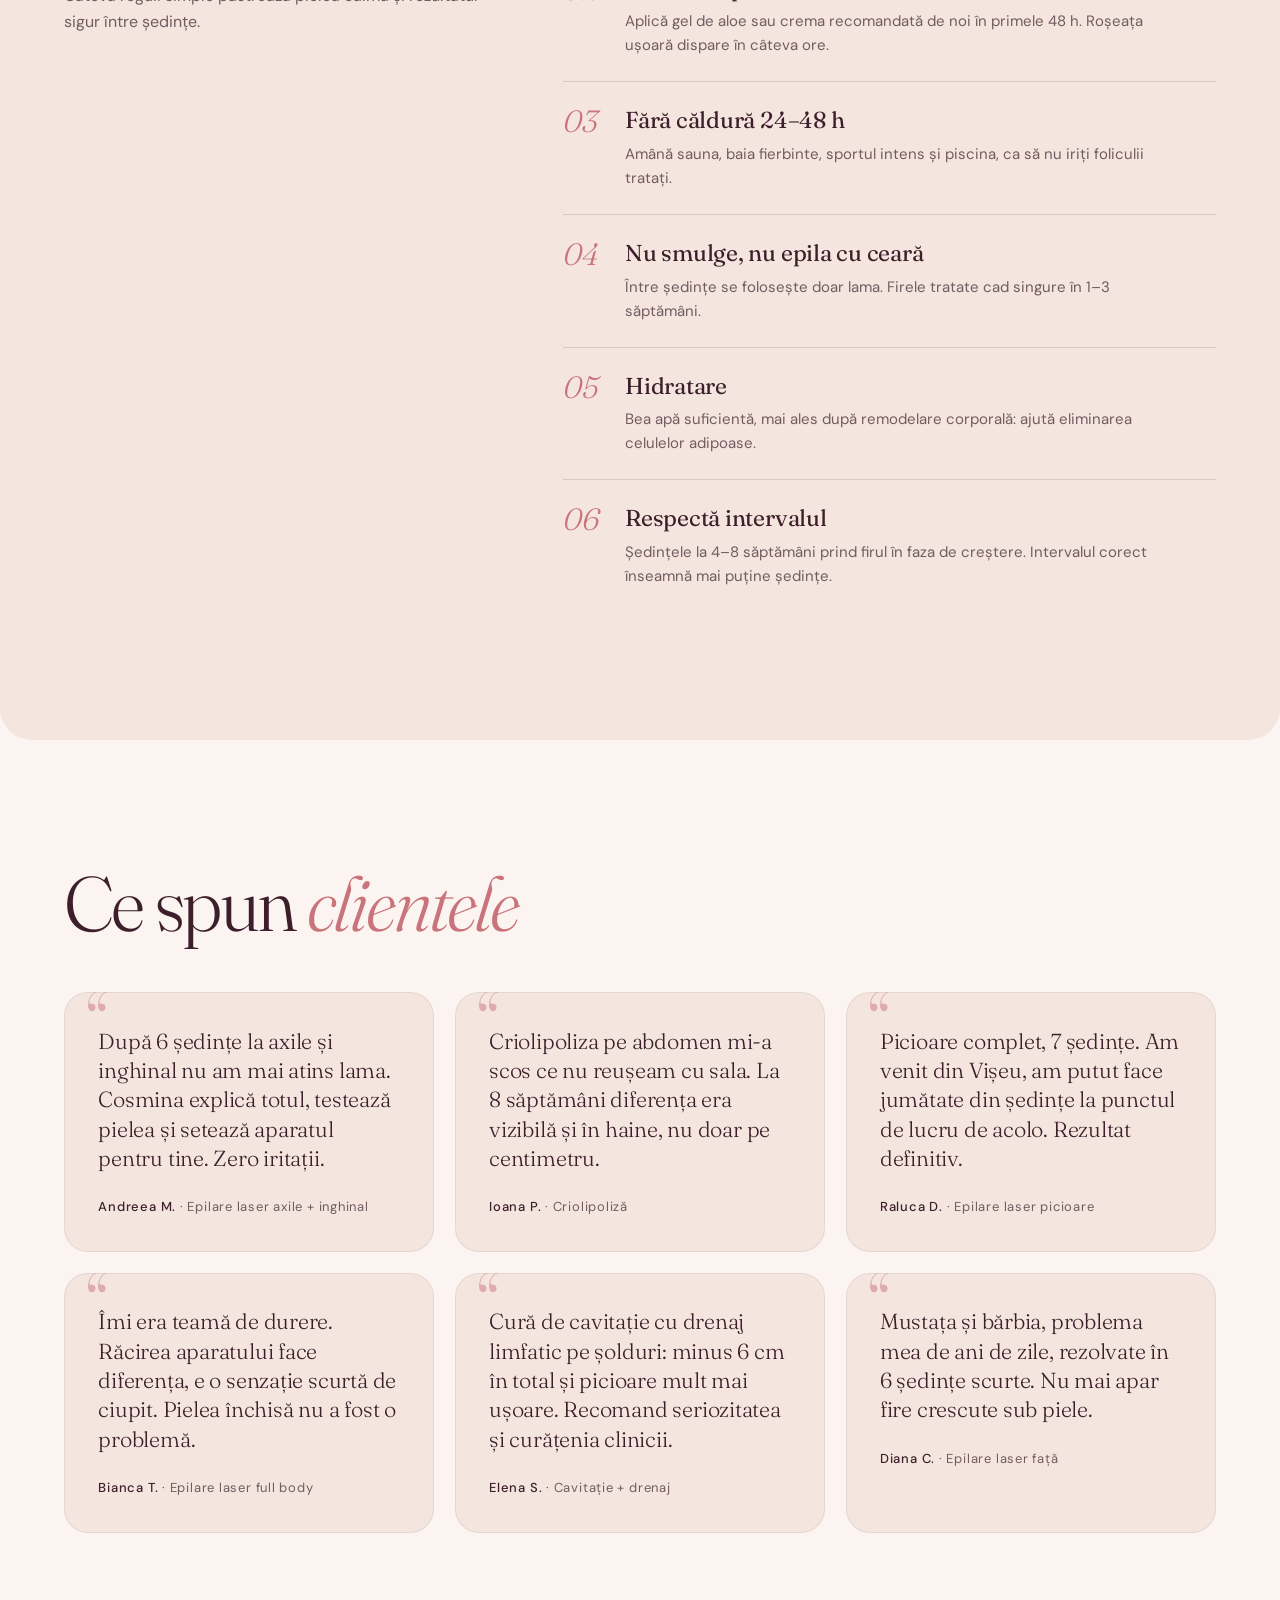
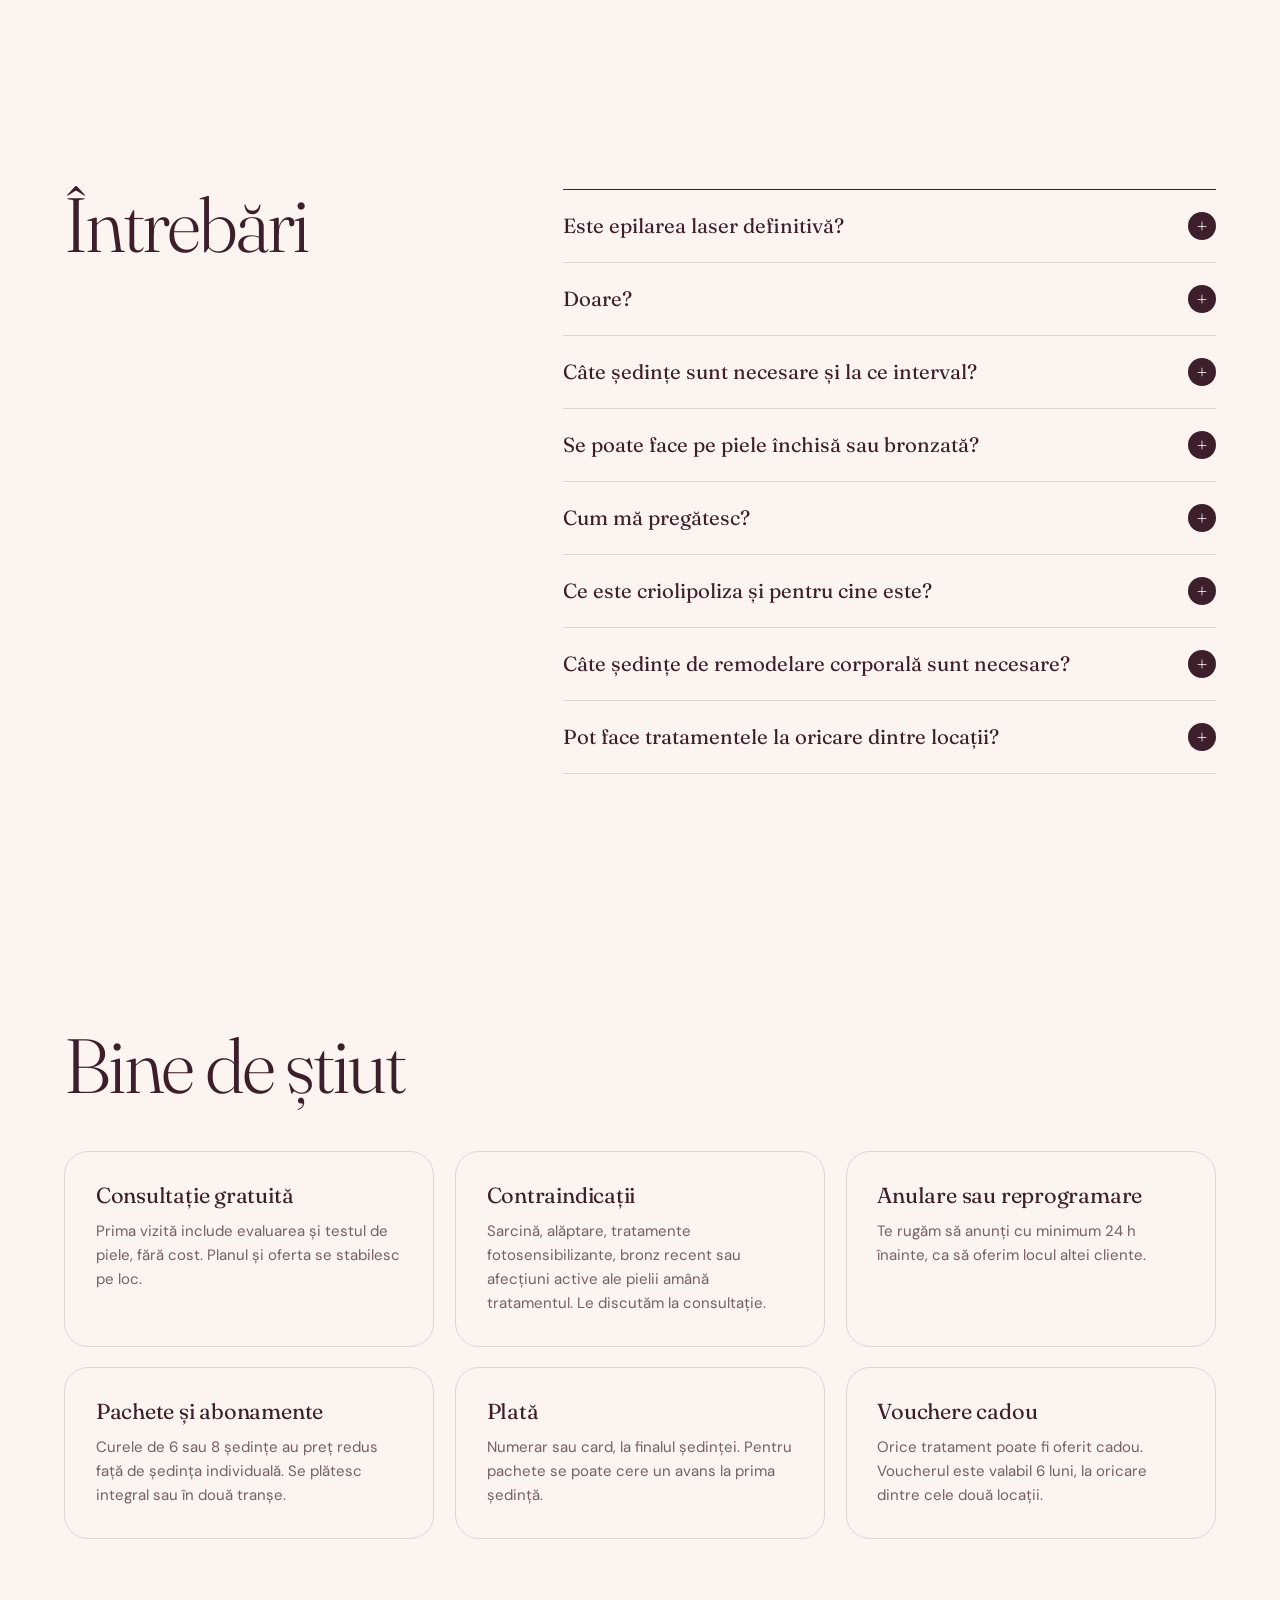
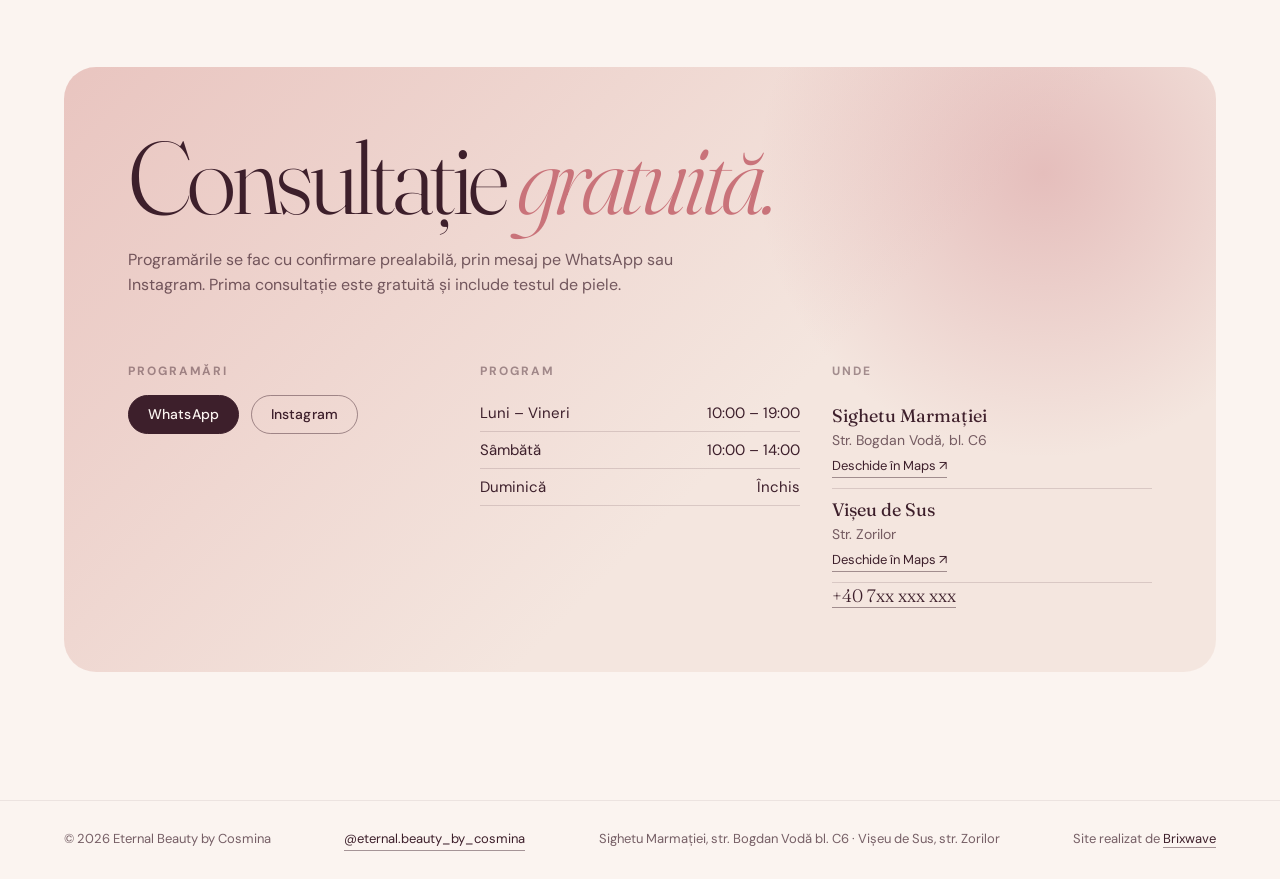
<file: designs/02-blush-editorial/index.html>
<!DOCTYPE html>
<html lang="ro">
<head>
<meta charset="utf-8">
<meta name="viewport" content="width=device-width, initial-scale=1">
<title>Eternal Beauty by Cosmina — Blush Editorial</title>
<meta name="description" content="Eternal Beauty by Cosmina: extensii de gene, laminare gene și sprâncene, styling de sprâncene. Programează-te.">
<meta name="theme-color" content="#fbf4f0">
<link rel="preconnect" href="https://fonts.googleapis.com">
<link rel="preconnect" href="https://fonts.gstatic.com" crossorigin>
<link href="https://fonts.googleapis.com/css2?family=Fraunces:ital,opsz,wght@0,9..144,300;0,9..144,400;0,9..144,600;1,9..144,300;1,9..144,400&family=DM+Sans:opsz,wght@9..40,300;9..40,400;9..40,500&display=swap" rel="stylesheet">
<link rel="stylesheet" href="style.css">
</head>
<body>
<div class="progress" aria-hidden="true"><span id="progress"></span></div>

<header class="top">
  <a class="top__brand" href="#" aria-label="Eternal Beauty, acasă">Eternal Beauty <small>by Cosmina</small></a>
  <nav class="top__nav" aria-label="Meniu principal">
    <a href="#servicii">Servicii</a><a href="#galerie">Galerie</a><a href="#despre">Despre</a><a href="#ingrijire">Îngrijire</a><a href="#pareri">Păreri</a><a href="#contact">Contact</a>
  </nav>
  <a class="pill pill--dark" data-wa href="#" target="_blank" rel="noopener">Programare</a>
</header>

<main>
  <!-- HERO: editorial cover -->
  <section class="cover">
    <div class="cover__issue" aria-hidden="true"><span>Eternal Beauty</span><span id="cover-date"></span><span>Laser · Remodelare</span></div>
    <h1 class="cover__title">
      <span class="w" style="--d:0">Netedă.</span>
      <span class="w w--italic" style="--d:1">Fermă.</span>
      <span class="w" style="--d:2">Definitiv.</span>
    </h1>
    <figure class="cover__photo">
      <img data-photo="Cover" src="../../shared/photos/hero.jpg" alt="Privire cu extensii de gene, fotografie de copertă" width="800" height="1000" fetchpriority="high">
      <div class="cover__sticker" aria-hidden="true">
        <svg viewBox="0 0 200 200"><defs><path id="circ" d="M100,100 m-75,0 a75,75 0 1,1 150,0 a75,75 0 1,1 -150,0"/></defs><text><textPath href="#circ">programează-te · programează-te · programează-te · </textPath></text></svg>
        <span>↓</span>
      </div>
    </figure>
    <aside class="cover__aside">
      <p class="cover__lead" data-brand="shortIntro"></p>
      <div class="cover__cta">
        <a class="pill pill--dark pill--lg" data-wa href="#" target="_blank" rel="noopener">Consultație gratuită</a>
        <a class="pill" href="#servicii">Serviciile</a>
      </div>
    </aside>
  </section>

  <!-- TICKER -->
  <div class="ticker" aria-hidden="true"><div class="ticker__track" id="ticker"></div></div>

  <!-- CIFRE -->
  <section class="numbers" aria-label="Eternal Beauty în cifre"><ul id="stats"></ul></section>

  <!-- SERVICII: large numbered-free list with sticky heading -->
  <section class="menu" id="servicii">
    <div class="menu__side">
      <h2 class="display">Servicii</h2>
      <p class="muted">Apasă pe un tratament pentru detalii. Planul și oferta se stabilesc la consultația gratuită, după evaluare.</p>
    </div>
    <ul class="menu__list" id="services"></ul>
  </section>

  <!-- GALERIE: editorial grid -->
  <section class="grid" id="galerie">
    <div class="grid__head">
      <h2 class="display">Din <em>clinică</em></h2>
      <a class="pill" data-ig href="#" target="_blank" rel="noopener">Vezi tot pe Instagram ↗</a>
    </div>
    <div class="grid__wall" id="gallery"></div>
  </section>

  <!-- DESPRE: split with pull-quote -->
  <section class="about" id="despre">
    <div class="about__text">
      <h2 class="display">Cosmina</h2>
      <p class="about__role" data-founder="role"></p>
      <div id="story"></div>
      <ul class="about__creds" id="creds"></ul>
      <ul class="about__values" id="values"></ul>
    </div>
    <figure class="about__photo">
      <img data-photo="Portret" src="../../shared/photos/portrait.jpg" alt="Portret Cosmina, fondatoare Eternal Beauty" width="800" height="1000" loading="lazy">
    </figure>
  </section>

  <!-- PROCES: horizontal stepper cards -->
  <section class="steps">
    <h2 class="display steps__title">Tratamentul, <em>pas cu pas</em></h2>
    <ol class="steps__row" id="process"></ol>
  </section>

  <!-- ÎNGRIJIRE -->
  <section class="care" id="ingrijire">
    <div class="care__side">
      <h2 class="display" id="care-title"></h2>
      <p class="muted" id="care-intro"></p>
    </div>
    <ol class="care__list" id="care"></ol>
  </section>

  <!-- PĂRERI: cards fanned -->
  <section class="voices" id="pareri">
    <h2 class="display">Ce spun <em>clientele</em></h2>
    <div class="voices__deck" id="quotes"></div>
  </section>

  <!-- FAQ -->
  <section class="faq">
    <h2 class="display">Întrebări</h2>
    <div class="faq__list" id="faq"></div>
  </section>

  <!-- BINE DE ȘTIUT -->
  <section class="notes">
    <h2 class="display" id="policies-title"></h2>
    <ul class="notes__grid" id="policies"></ul>
  </section>

  <!-- CONTACT -->
  <section class="contact" id="contact">
    <div class="contact__card">
      <h2 class="contact__title">Consultație <em>gratuită.</em></h2>
      <p class="muted" data-brand="bookingNote"></p>
      <div class="contact__grid">
        <div>
          <h3>Programări</h3>
          <a class="pill pill--dark" data-wa href="#" target="_blank" rel="noopener">WhatsApp</a>
          <a class="pill" data-ig href="#" target="_blank" rel="noopener">Instagram</a>
        </div>
        <div>
          <h3>Program</h3>
          <div id="schedule"></div>
        </div>
        <div>
          <h3>Unde</h3>
          <div id="locations"></div>
          <p><a data-tel href="#" data-brand="phone"></a></p>
        </div>
      </div>
    </div>
  </section>
</main>

<footer class="foot">
  <span>© <span id="year"></span> Eternal Beauty by Cosmina</span>
  <a data-ig href="#" target="_blank" rel="noopener">@<span data-brand="instagramHandle"></span></a>
  <span data-brand="address"></span>
  <span>Site realizat de <a href="https://github.com/brixwave-technology" target="_blank" rel="noopener">Brixwave</a></span>
</footer>

<nav class="dock" aria-label="Acțiuni rapide"><a class="dock__main" data-wa href="#" target="_blank" rel="noopener">WhatsApp · consultație gratuită</a><a data-tel href="#">Sună</a></nav>
<script src="../../shared/eternal-data.js"></script>
<script src="script.js"></script>
</body>
</html>
</file>
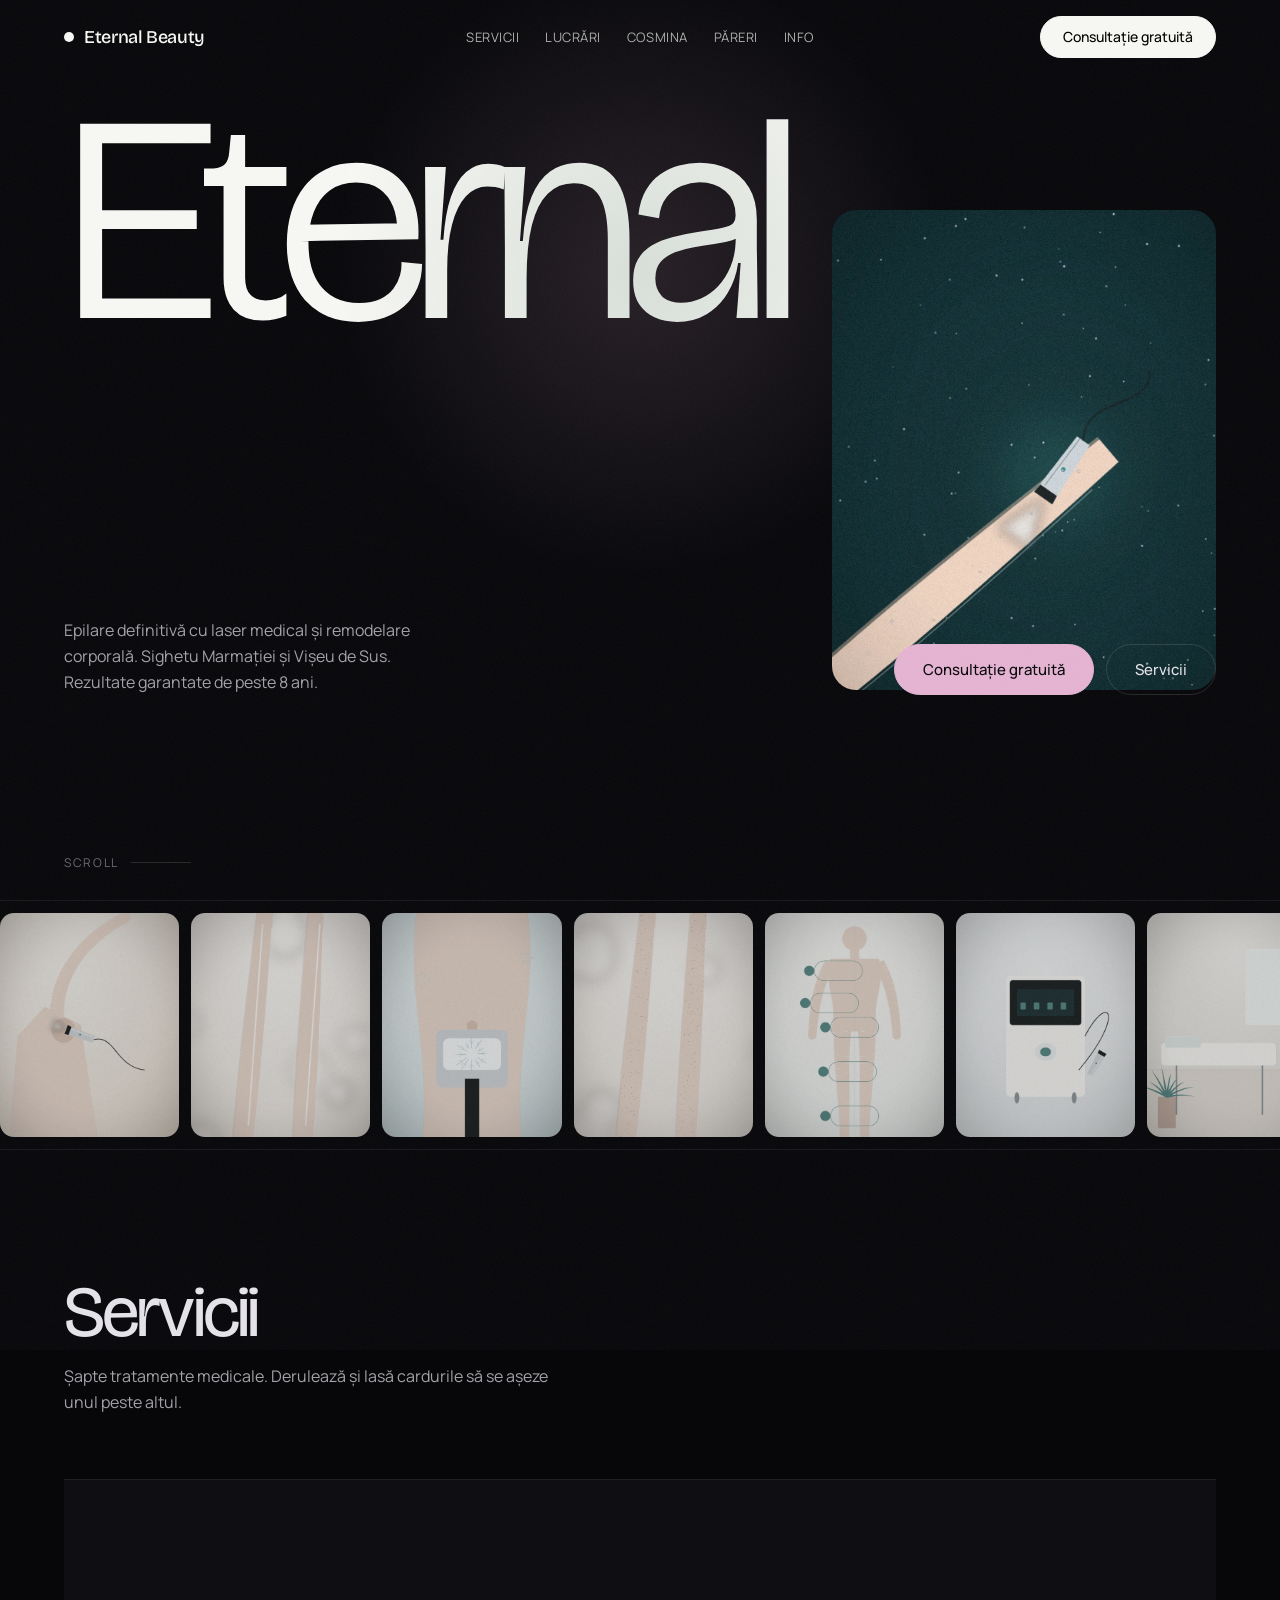
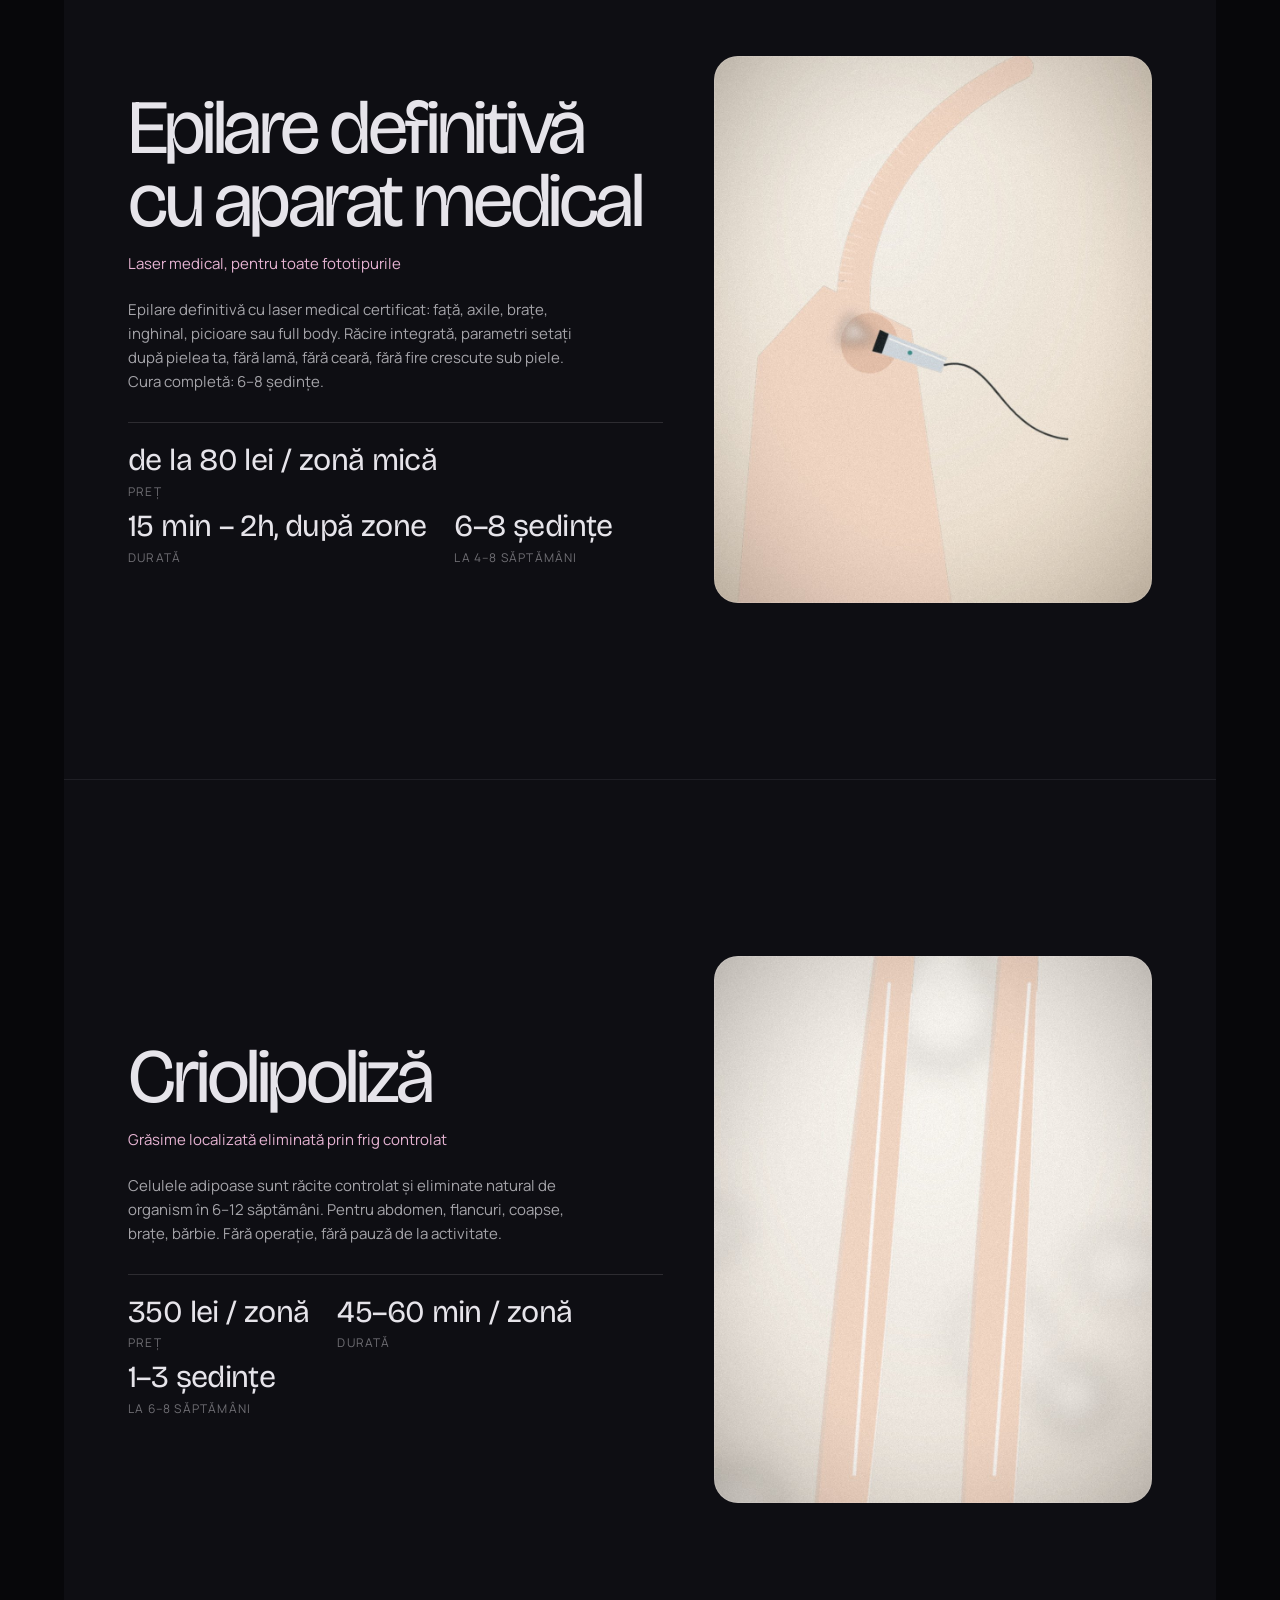
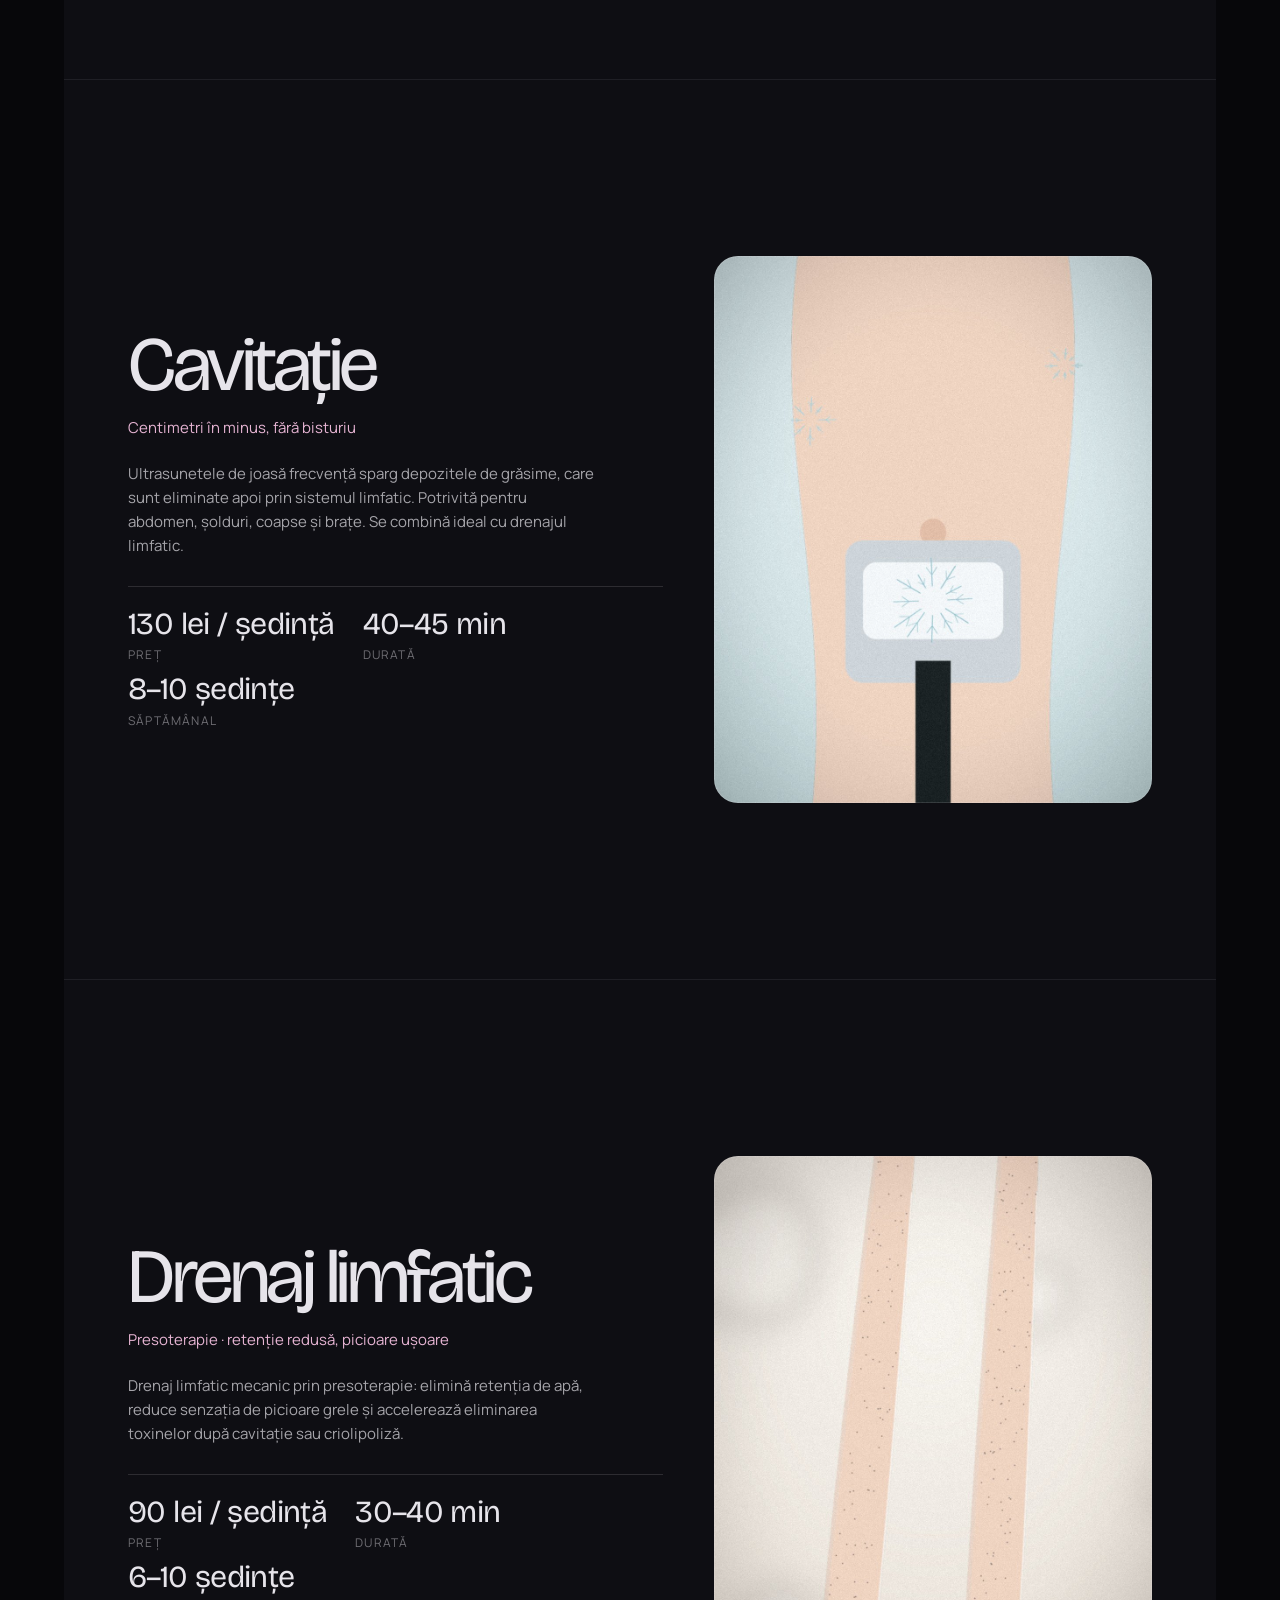
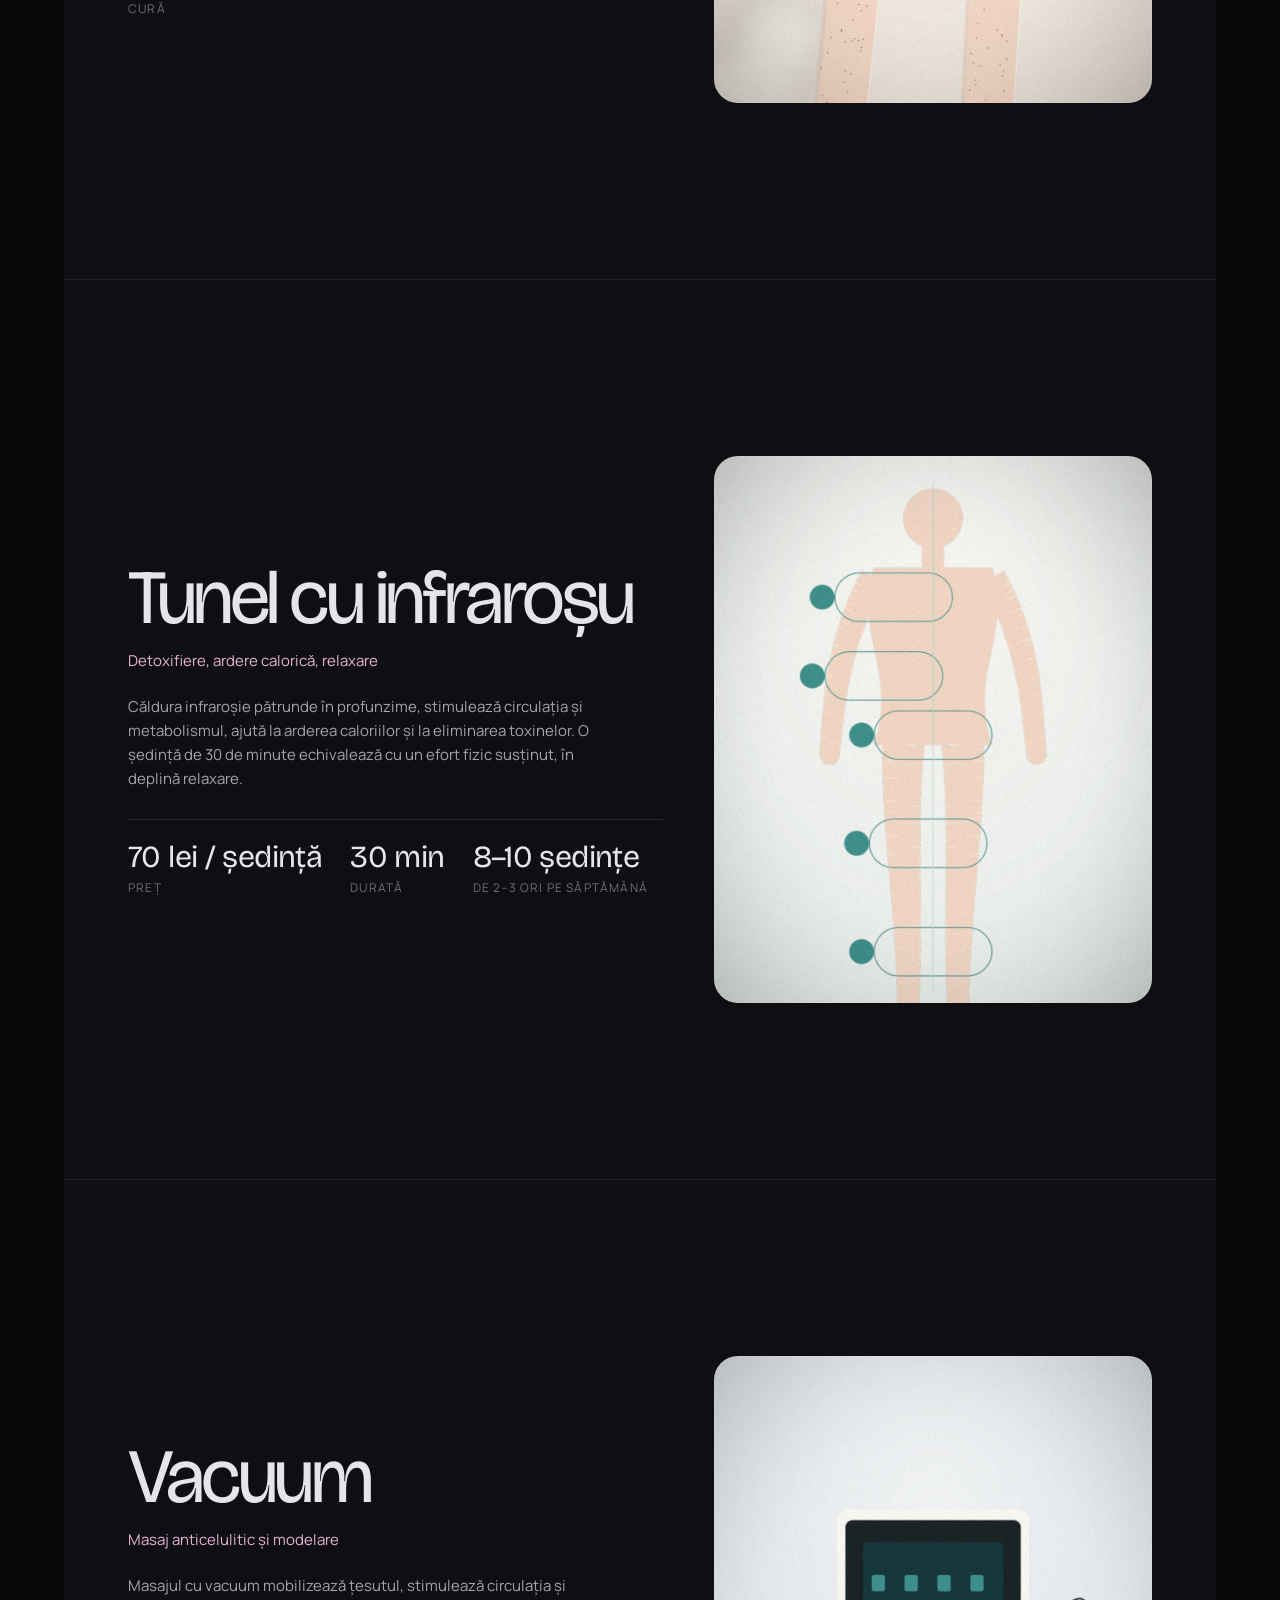
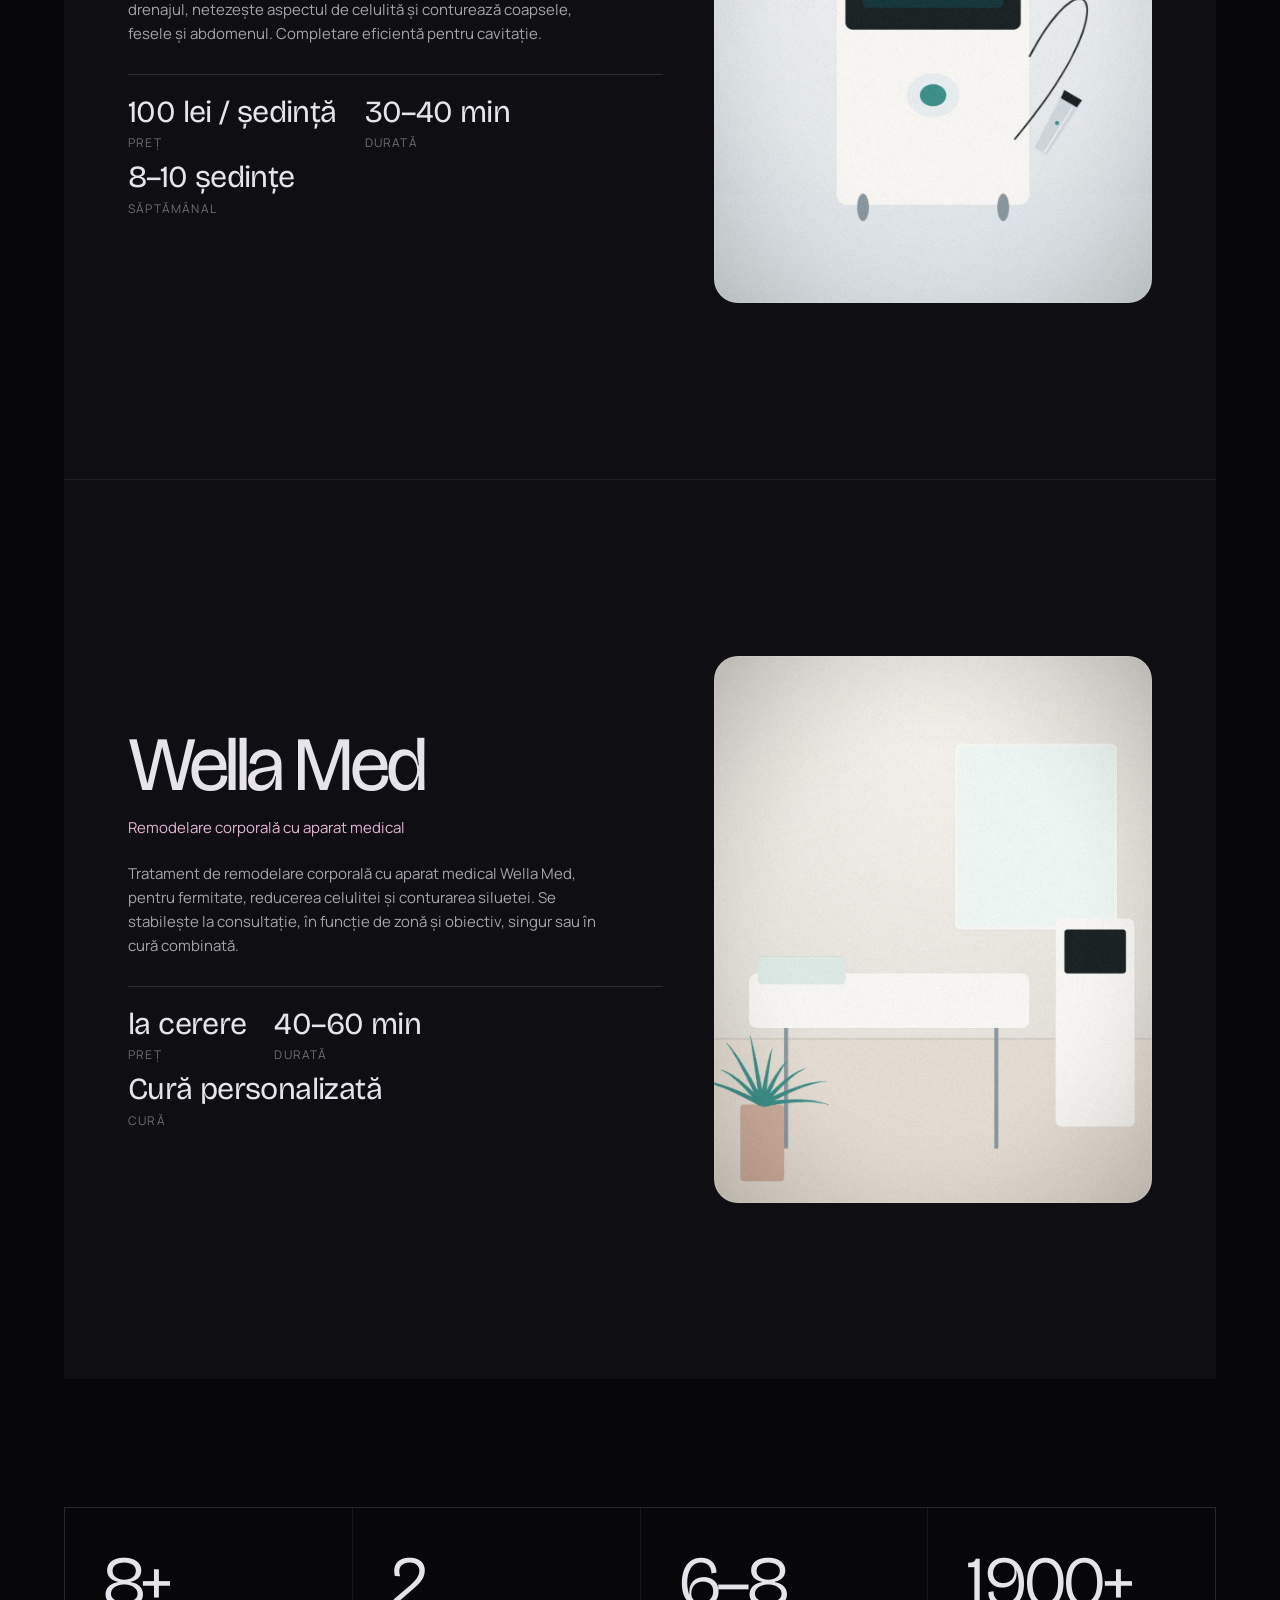
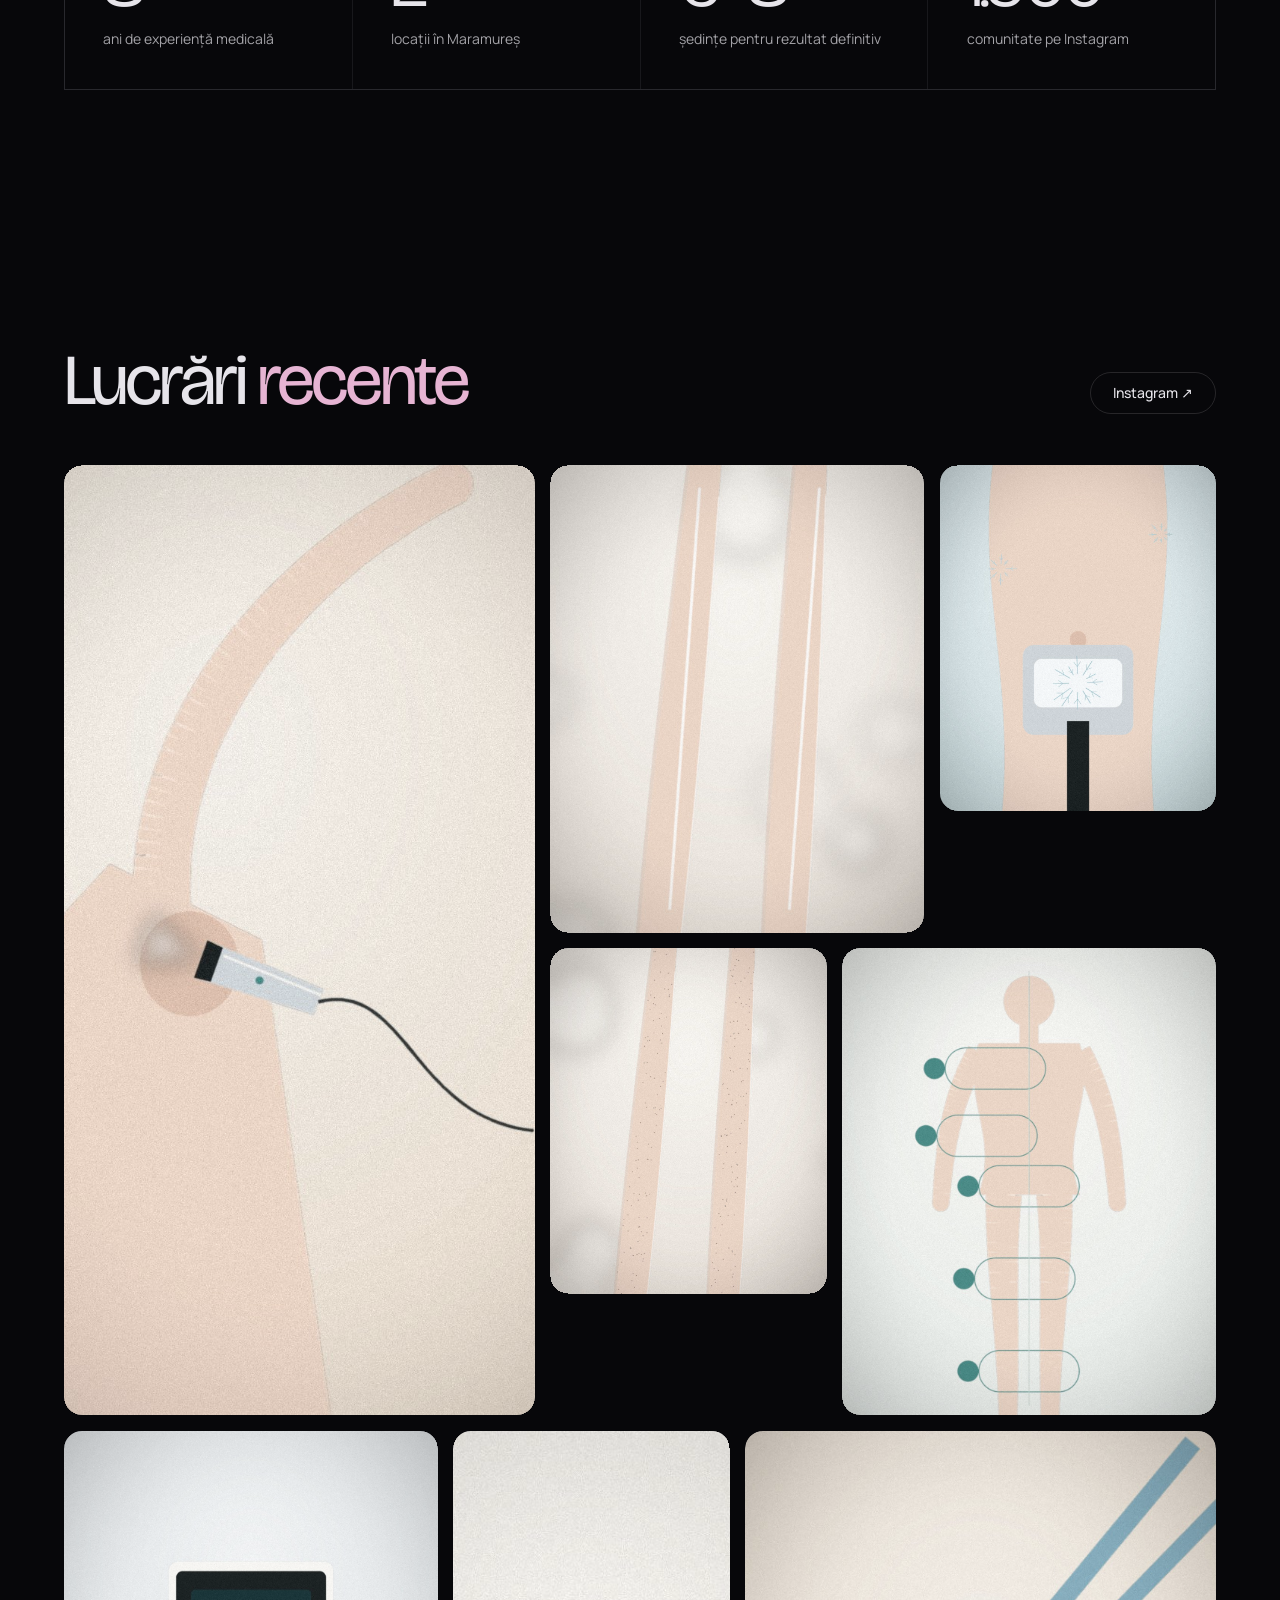
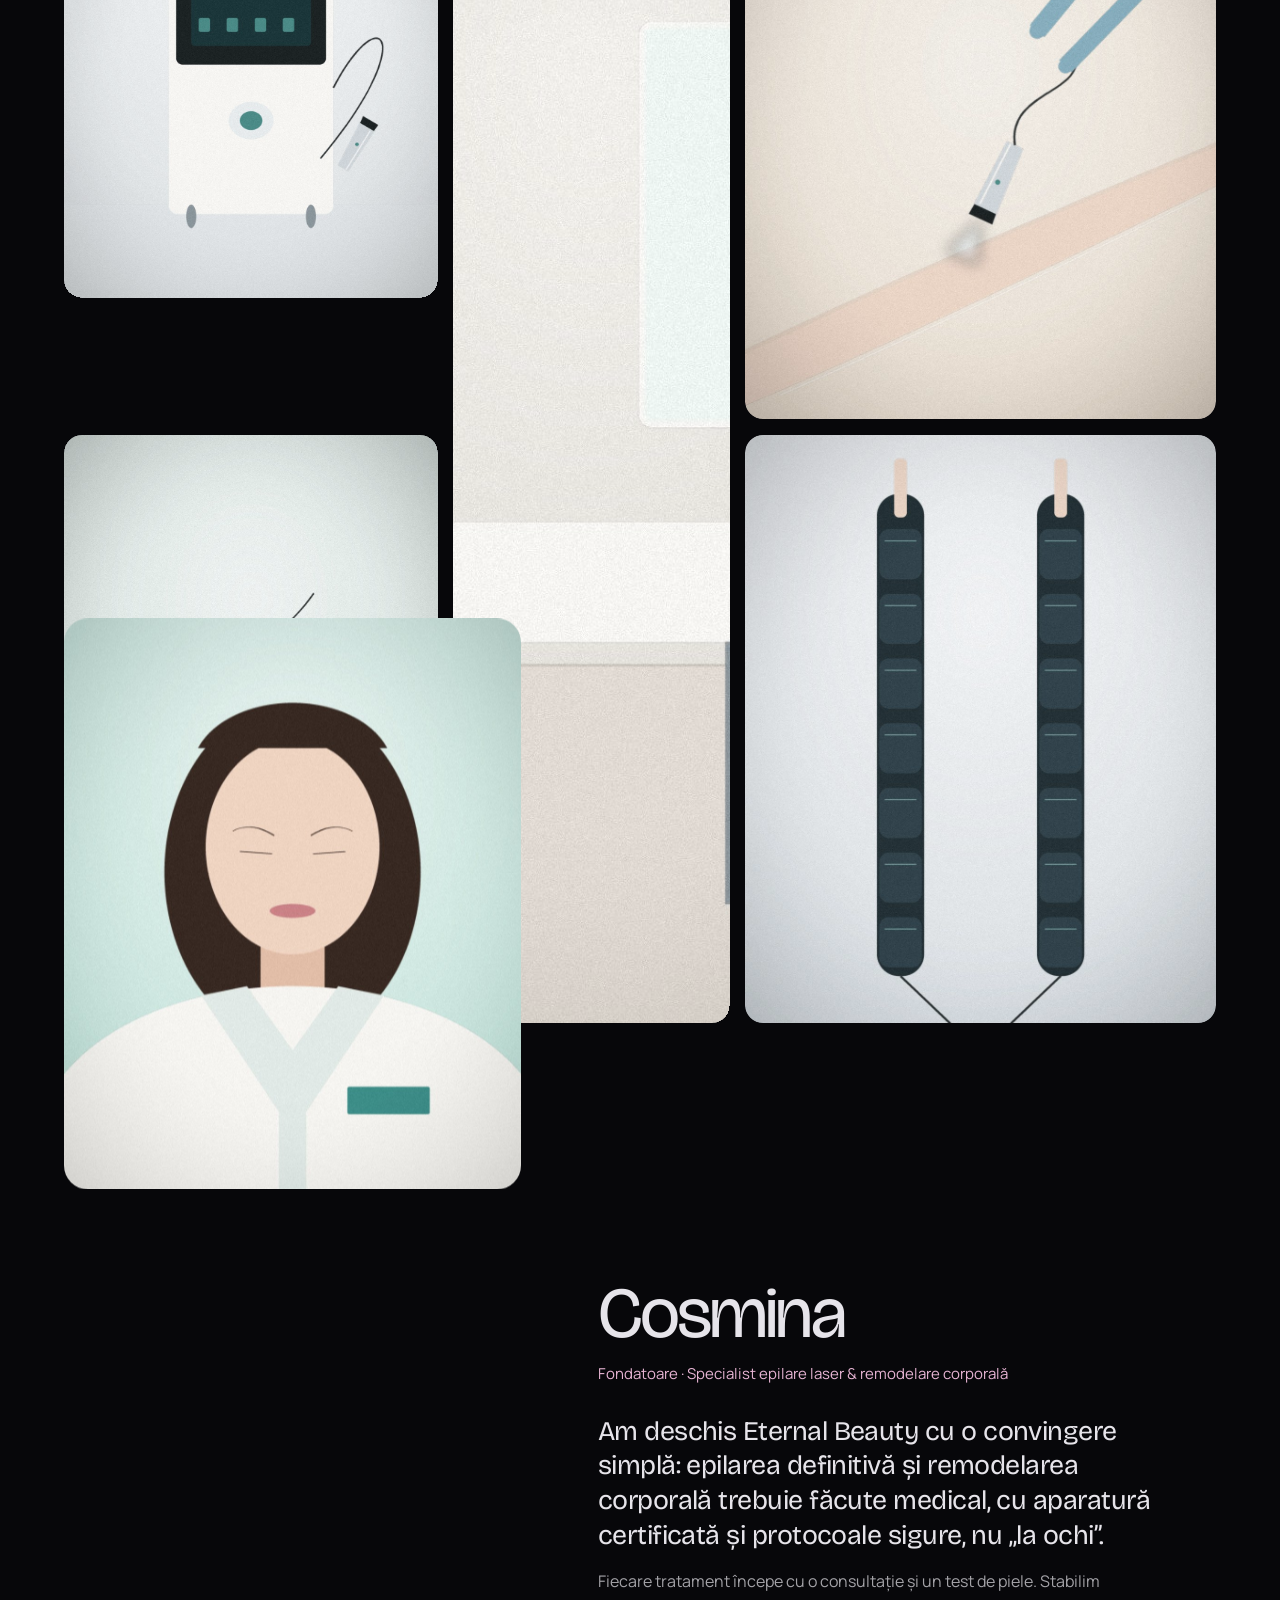
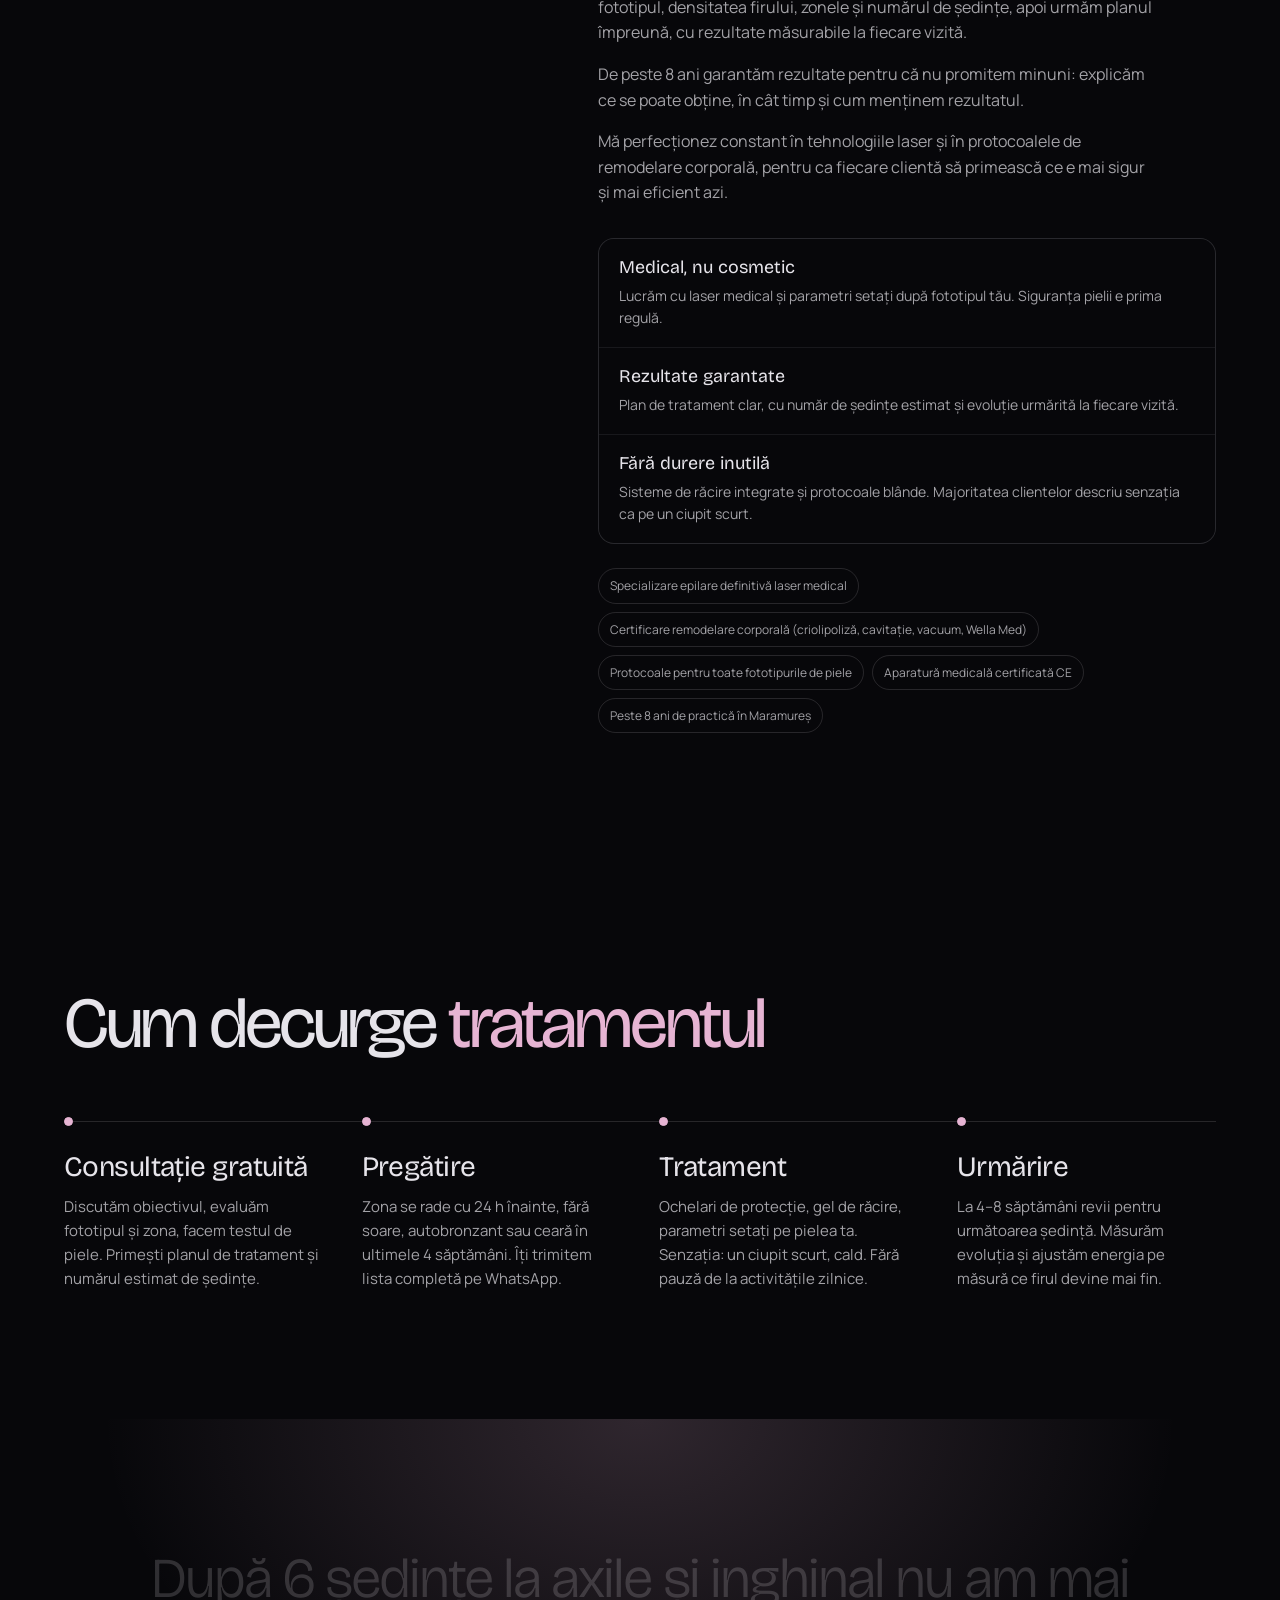
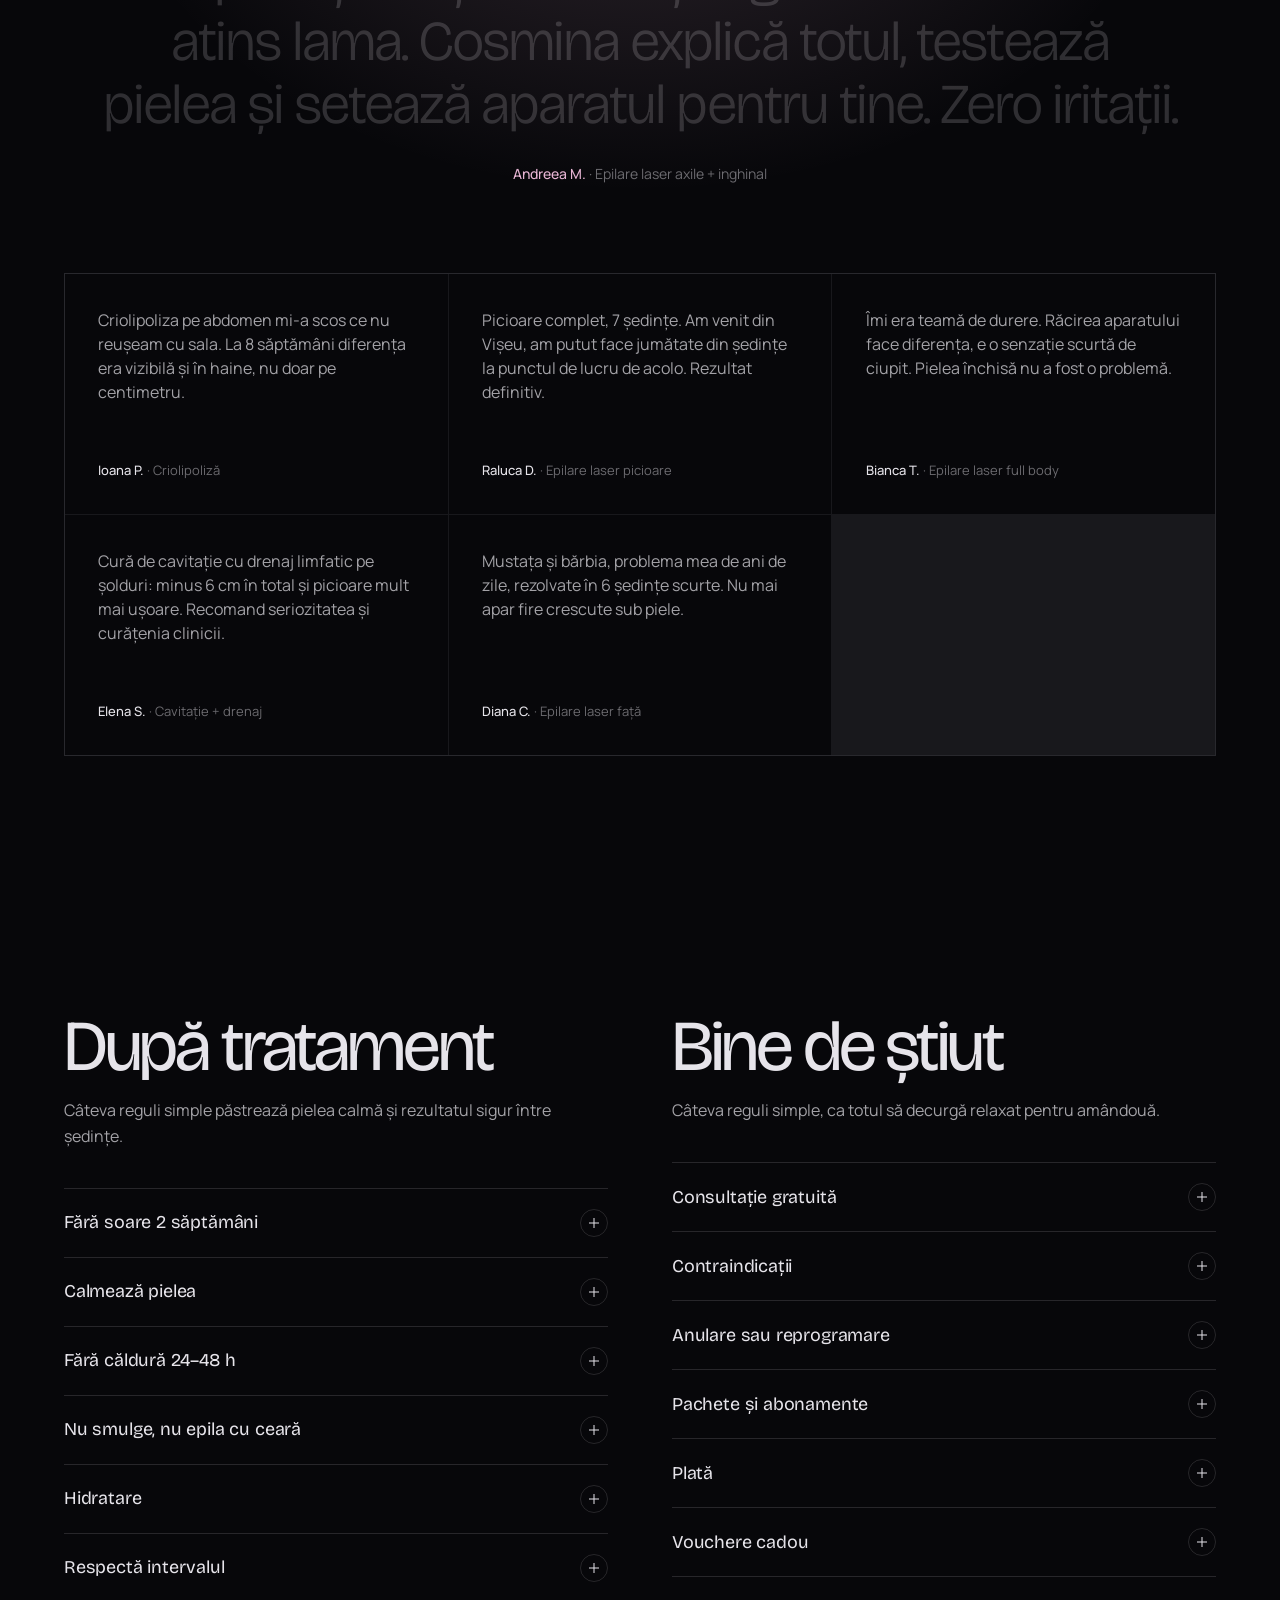
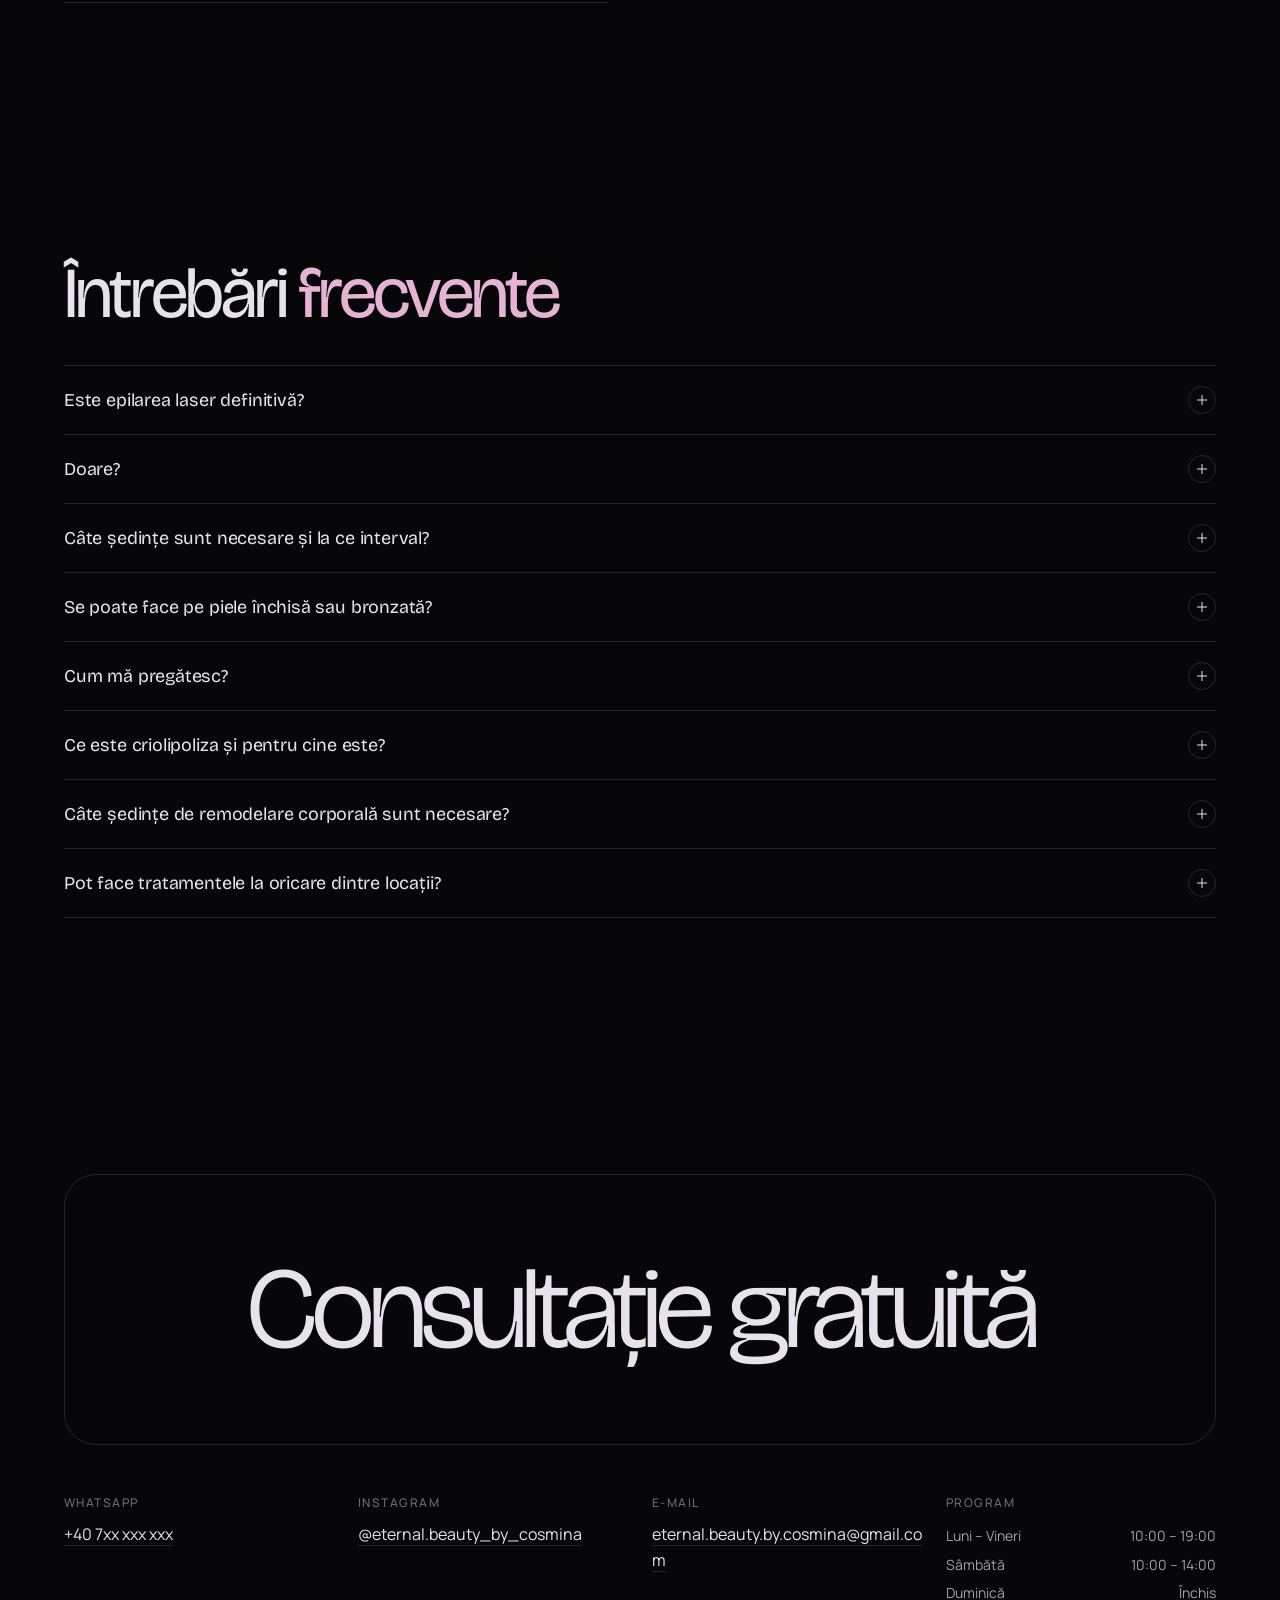
<file: designs/03-obsidian/index.html>
<!DOCTYPE html>
<html lang="ro">
<head>
<meta charset="utf-8">
<meta name="viewport" content="width=device-width, initial-scale=1">
<title>Eternal Beauty by Cosmina — Obsidian</title>
<meta name="description" content="Eternal Beauty by Cosmina: extensii de gene, laminare gene și sprâncene, styling de sprâncene. Programează-te.">
<meta name="theme-color" content="#07070a">
<link rel="preconnect" href="https://fonts.googleapis.com">
<link rel="preconnect" href="https://fonts.gstatic.com" crossorigin>
<link href="https://fonts.googleapis.com/css2?family=Bricolage+Grotesque:opsz,wght@12..96,300;12..96,400;12..96,500;12..96,700&family=Manrope:wght@300;400;500;600&display=swap" rel="stylesheet">
<link rel="stylesheet" href="style.css">
</head>
<body>
<div class="loader" id="loader" aria-hidden="true"><div class="loader__word">Eternal <em>Beauty</em></div><div class="loader__count" id="loader-count">0</div><div class="loader__line"><i id="loader-bar"></i></div></div>
<div class="grain" aria-hidden="true"></div>
<div class="spot" id="spot" aria-hidden="true"></div>

<header class="top">
  <a class="top__brand" href="#" aria-label="Eternal Beauty, acasă"><i></i>Eternal Beauty</a>
  <nav class="top__nav" aria-label="Meniu principal">
    <a href="#servicii">Servicii</a><a href="#lucrari">Lucrări</a><a href="#cosmina">Cosmina</a><a href="#pareri">Păreri</a><a href="#info">Info</a>
  </nav>
  <a class="btn btn--chrome" data-wa href="#" target="_blank" rel="noopener" data-magnetic><span>Consultație gratuită</span></a>
  <button class="top__burger" aria-label="Deschide meniul" aria-expanded="false" aria-controls="menu"><span></span><span></span><span></span></button>
</header>
<div class="menu" id="menu" hidden><nav aria-label="Meniu mobil"><a href="#servicii">Servicii</a><a href="#lucrari">Lucrări</a><a href="#cosmina">Cosmina</a><a href="#pareri">Păreri</a><a href="#info">Info</a><a href="#contact">Contact</a></nav></div>

<main>
  <!-- HERO -->
  <section class="hero" id="hero">
    <h1 class="hero__word" aria-label="Eternal"><span>E</span><span>t</span><span>e</span><span>r</span><span>n</span><span>a</span><span>l</span></h1>
    <div class="hero__row">
      <p class="hero__sub">Epilare definitivă cu laser medical și remodelare corporală. Sighetu Marmației și Vișeu de Sus. Rezultate garantate de peste 8 ani.</p>
      <div class="hero__cta">
        <a class="btn btn--orchid btn--lg" data-wa href="#" target="_blank" rel="noopener" data-magnetic><span>Consultație gratuită</span></a>
        <a class="btn btn--ghost btn--lg" href="#servicii" data-magnetic><span>Servicii</span></a>
      </div>
    </div>
    <figure class="hero__media" id="hero-media">
      <img data-photo="Cover" src="../../shared/photos/hero.jpg" alt="Privire cu extensii de gene, fotografie de copertă" width="800" height="1000" fetchpriority="high">
    </figure>
    <div class="hero__scroll" aria-hidden="true"><span>Scroll</span><i></i></div>
  </section>

  <!-- MARQUEE FOTO -->
  <div class="strip" aria-hidden="true"><div class="strip__track" id="strip"></div></div>

  <!-- SERVICII: sticky stack -->
  <section class="stack" id="servicii">
    <div class="stack__intro">
      <h2 class="h2">Servicii</h2>
      <p class="sub">Șapte tratamente medicale. Derulează și lasă cardurile să se așeze unul peste altul.</p>
    </div>
    <div class="stack__list" id="services"></div>
  </section>

  <!-- CIFRE -->
  <section class="numbers" aria-label="Eternal Beauty în cifre"><ul id="stats"></ul></section>

  <!-- LUCRĂRI -->
  <section class="works" id="lucrari">
    <div class="works__head"><h2 class="h2">Lucrări <em>recente</em></h2><a class="btn btn--ghost" data-ig href="#" target="_blank" rel="noopener"><span>Instagram ↗</span></a></div>
    <div class="works__grid" id="gallery"></div>
  </section>

  <!-- COSMINA -->
  <section class="about" id="cosmina">
    <figure class="about__photo" data-parallax="0.08"><img data-photo="Portret" src="../../shared/photos/portrait.jpg" alt="Portret Cosmina, fondatoare Eternal Beauty" width="800" height="1000" loading="lazy"></figure>
    <div class="about__text">
      <h2 class="h2">Cosmina</h2>
      <p class="about__role" data-founder="role"></p>
      <div id="story"></div>
      <ul class="about__values" id="values"></ul>
      <ul class="creds" id="creds"></ul>
    </div>
  </section>

  <!-- PROCES -->
  <section class="flow">
    <h2 class="h2">Cum decurge <em>tratamentul</em></h2>
    <ol class="flow__row" id="process"><i class="flow__line" aria-hidden="true"><b id="flow-progress"></b></i></ol>
  </section>

  <!-- PĂRERI -->
  <section class="quote" id="pareri">
    <blockquote class="quote__big" id="quote-big"></blockquote>
    <div class="quote__grid" id="quotes"></div>
  </section>

  <!-- INFO -->
  <section class="info" id="info">
    <div class="info__col"><h2 class="h2" id="care-title"></h2><p class="sub" id="care-intro"></p><div class="acc" id="care"></div></div>
    <div class="info__col"><h2 class="h2" id="policies-title"></h2><p class="sub">Câteva reguli simple, ca totul să decurgă relaxat pentru amândouă.</p><div class="acc" id="policies"></div></div>
  </section>

  <!-- FAQ -->
  <section class="faq">
    <h2 class="h2">Întrebări <em>frecvente</em></h2>
    <div class="acc acc--wide" id="faq"></div>
  </section>

  <!-- CONTACT -->
  <section class="contact" id="contact">
    <a class="contact__big" data-wa href="#" target="_blank" rel="noopener"><span class="contact__fill" aria-hidden="true"></span><span class="contact__label">Consultație gratuită</span></a>
    <div class="contact__meta">
      <div><b>WhatsApp</b><a data-wa href="#" target="_blank" rel="noopener" data-brand="phone"></a></div>
      <div><b>Instagram</b><a data-ig href="#" target="_blank" rel="noopener">@<span data-brand="instagramHandle"></span></a></div>
      <div><b>E‑mail</b><a data-mail href="#" data-brand="email"></a></div>
      <div><b>Program</b><span id="schedule"></span></div>
    </div>
    <div class="contact__loc" id="locations"></div>
  </section>
</main>

<footer class="foot">
  <span>© <span id="year"></span> Eternal Beauty by Cosmina</span>
  <span data-brand="address"></span>
  <span>Site realizat de <a href="https://github.com/brixwave-technology" target="_blank" rel="noopener">Brixwave</a></span>
</footer>

<nav class="dock" aria-label="Acțiuni rapide"><a class="dock__main" data-wa href="#" target="_blank" rel="noopener">WhatsApp · consultație gratuită</a><a data-tel href="#">Sună</a></nav>
<script src="../../shared/eternal-data.js"></script>
<script src="script.js"></script>
</body>
</html>
</file>
<file: assets/brixwave.css>
/* ============ BRIXWAVE PORTAL ============ */
:root{
  --bg:#0b0d12; --bg-2:#11141b; --bg-3:#181c25; --line:rgba(255,255,255,.09); --line-2:rgba(255,255,255,.16);
  --fg:#eef0f5; --fg-70:rgba(238,240,245,.7); --fg-45:rgba(238,240,245,.45);
  --brand:#5b8cff; --brand-2:#8fb0ff; --brand-dim:rgba(91,140,255,.16); --ok:#6ee7b7;
  --display:"Syne", system-ui, sans-serif; --sans:"Geist", system-ui, -apple-system, sans-serif;
  --ease-out:cubic-bezier(.23,1,.32,1); --spring:cubic-bezier(.3,1.4,.5,1);
  --pad:clamp(20px,5vw,80px); --max:1280px; --r:20px;
}
*,*::before,*::after{box-sizing:border-box}
html{scroll-behavior:smooth}
@media (prefers-reduced-motion:reduce){html{scroll-behavior:auto}}
body{margin:0;background:var(--bg);color:var(--fg);font:400 16px/1.6 var(--sans);-webkit-font-smoothing:antialiased;overflow-x:hidden}
a{color:inherit;text-decoration:none}
ul,ol{margin:0;padding:0;list-style:none}
h1,h2,h3,p{margin:0}
em{font-style:normal;color:var(--brand-2)}
::selection{background:var(--brand);color:#fff}
:focus-visible{outline:2px solid var(--brand);outline-offset:3px;border-radius:8px}
.skip{position:absolute;left:-999px;top:8px;padding:8px 12px;background:var(--brand);color:#fff;border-radius:8px;z-index:100}
.skip:focus{left:8px}

.btn{display:inline-flex;align-items:center;justify-content:center;gap:8px;padding:12px 20px;border-radius:12px;border:1px solid var(--line-2);background:var(--bg-3);color:var(--fg);font:500 14px/1 var(--sans);cursor:pointer;transition:transform .5s var(--spring),background-color .3s,border-color .3s,box-shadow .4s;white-space:nowrap}
.btn:hover{transform:translateY(-2px);border-color:rgba(255,255,255,.3)}
.btn:active{transform:scale(.97);transition-duration:.08s}
.btn--primary{background:var(--brand);border-color:var(--brand);color:#fff;box-shadow:0 10px 30px -14px var(--brand)}
.btn--primary:hover{background:#6d98ff;box-shadow:0 16px 36px -14px var(--brand)}
.btn--sm{padding:9px 14px;font-size:13px;border-radius:10px}
.iconbtn{width:38px;height:38px;border-radius:10px;border:1px solid var(--line-2);background:var(--bg-3);color:var(--fg);font-size:22px;line-height:1;cursor:pointer;transition:background-color .3s,transform .4s var(--spring)}
.iconbtn:hover{background:#222735;transform:rotate(90deg)}

/* header */
.hdr{position:sticky;top:0;z-index:40;display:flex;align-items:center;justify-content:space-between;gap:20px;padding:14px var(--pad);background:rgba(11,13,18,.78);backdrop-filter:blur(12px);-webkit-backdrop-filter:blur(12px);border-bottom:1px solid var(--line)}
.logo{display:flex;align-items:center;gap:10px;font:700 18px/1 var(--display);letter-spacing:-.02em}
.logo__mark{width:28px;height:28px;color:var(--brand)}
.hdr__for{font-size:14px;color:var(--fg-70)}
.hdr__for b{color:var(--fg);font-weight:500}
.hdr__price{display:inline-flex;align-items:baseline;gap:8px;padding:8px 14px;border-radius:999px;background:var(--brand-dim);border:1px solid rgba(91,140,255,.35);color:var(--brand-2);font:600 14px/1 var(--display);transition:background-color .3s}
.hdr__price small{font:400 12px/1 var(--sans);color:var(--fg-70)}
.hdr__price:hover{background:rgba(91,140,255,.26)}
@media (max-width:760px){.hdr__for{display:none}}

/* hero */
.hero{position:relative;max-width:var(--max);margin:0 auto;padding:clamp(64px,10vw,140px) var(--pad) clamp(56px,8vw,96px);overflow:hidden}
.hero__bg{position:absolute;inset:auto -20% -40% -20%;height:70%;background:radial-gradient(50% 60% at 50% 100%,rgba(91,140,255,.22),transparent 70%);pointer-events:none;z-index:-1}
.hero__hello{font:500 14px/1 var(--sans);letter-spacing:.06em;text-transform:uppercase;color:var(--brand-2);margin-bottom:22px}
.hero__title{font:700 clamp(40px,7vw,96px)/.98 var(--display);letter-spacing:-.04em;text-wrap:balance}
.lm{display:block;overflow:hidden;padding-bottom:.1em;margin-bottom:-.1em}
.lm>span{display:block;transform:translateY(110%);transition:transform 1.1s var(--ease-out)}
.hero.is-in .lm>span{transform:none}.hero.is-in .lm:nth-child(2)>span{transition-delay:.1s}
.hero__lead{margin-top:28px;max-width:62ch;font-size:clamp(16px,1.2vw,19px);color:var(--fg-70);transition-delay:.3s}
.hero__cta{display:flex;flex-wrap:wrap;gap:12px;margin-top:32px;transition-delay:.4s}
.hero__facts{display:flex;flex-wrap:wrap;gap:12px 36px;margin-top:clamp(40px,5vw,64px);padding-top:24px;border-top:1px solid var(--line);color:var(--fg-70);font-size:14px;transition-delay:.5s}
.hero__facts b{font:700 18px/1 var(--display);color:var(--fg);margin-right:6px;letter-spacing:-.02em}

/* sections */
section{padding:clamp(56px,8vw,110px) var(--pad)}
.sec-head{max-width:var(--max);margin:0 auto clamp(28px,4vw,48px)}
.sec-head h2,.offer h2{font:700 clamp(30px,4vw,52px)/1.02 var(--display);letter-spacing:-.035em;text-wrap:balance}
.sec-head p{margin-top:14px;color:var(--fg-70);max-width:64ch}
.sec-head p b{color:var(--fg);font-weight:500}

/* cards */
.cards{display:grid;grid-template-columns:repeat(3,1fr);gap:clamp(14px,2vw,24px);max-width:var(--max);margin:0 auto}
.card{position:relative;display:flex;flex-direction:column;border-radius:var(--r);background:var(--bg-2);border:1px solid var(--line);overflow:hidden;transition:transform .7s var(--ease-out),border-color .4s,box-shadow .7s}
.card:hover{transform:translateY(-6px);border-color:var(--line-2);box-shadow:0 40px 80px -40px rgba(0,0,0,.8)}
.card.is-chosen{border-color:var(--brand);box-shadow:0 0 0 1px var(--brand),0 40px 80px -40px rgba(91,140,255,.5)}
.card__preview{position:relative;aspect-ratio:16/10;overflow:hidden;background:var(--bg-3);cursor:zoom-in}
.card__preview iframe{position:absolute;left:0;top:0;width:1440px;height:900px;border:0;transform-origin:0 0;pointer-events:none;background:#fff}
.card__preview::after{content:"Deschide preview";position:absolute;left:50%;top:50%;transform:translate(-50%,-50%) translateY(8px);padding:10px 16px;border-radius:999px;background:rgba(11,13,18,.85);border:1px solid var(--line-2);font:500 13px/1 var(--sans);opacity:0;transition:opacity .3s,transform .5s var(--ease-out);backdrop-filter:blur(8px)}
.card__preview:hover::after{opacity:1;transform:translate(-50%,-50%)}
.card__badge{position:absolute;left:14px;top:14px;z-index:2;padding:6px 10px;border-radius:999px;background:rgba(11,13,18,.7);border:1px solid var(--line-2);font:600 11px/1 var(--display);letter-spacing:.08em;text-transform:uppercase;backdrop-filter:blur(8px)}
.card.is-chosen .card__badge{background:var(--brand);border-color:var(--brand);color:#fff}
.card__body{padding:22px;display:flex;flex-direction:column;gap:14px;flex:1}
.card__head{display:flex;justify-content:space-between;align-items:flex-start;gap:12px}
.card__name{font:700 clamp(22px,1.8vw,26px)/1.1 var(--display);letter-spacing:-.03em}
.card__vibe{font-size:13px;color:var(--fg-45);margin-top:4px}
.card__swatches{display:flex;gap:6px;flex:none;padding-top:4px}
.card__swatches i{width:16px;height:16px;border-radius:50%;border:1px solid rgba(255,255,255,.15)}
.card__desc{color:var(--fg-70);font-size:15px}
.card__tags{display:flex;flex-wrap:wrap;gap:6px}
.card__tags li{font-size:12px;padding:5px 9px;border-radius:999px;background:var(--bg-3);border:1px solid var(--line);color:var(--fg-70)}
.card__actions{display:grid;grid-template-columns:1fr 1fr;gap:10px;margin-top:auto;padding-top:8px}
.card__price{display:flex;justify-content:space-between;align-items:baseline;padding-top:14px;border-top:1px solid var(--line);font-size:13px;color:var(--fg-45)}
.card__price b{font:700 18px/1 var(--display);color:var(--fg);letter-spacing:-.02em}
.card.reveal{transform:translateY(28px)}
@media (max-width:1000px){.cards{grid-template-columns:1fr;max-width:640px}}
.designs__note{max-width:var(--max);margin:24px auto 0;font-size:13px;color:var(--fg-45)}
.designs__note a{color:var(--brand-2);border-bottom:1px solid rgba(143,176,255,.4)}

/* compare table */
.table-wrap{max-width:var(--max);margin:0 auto;overflow-x:auto;border:1px solid var(--line);border-radius:var(--r);background:var(--bg-2)}
.tbl{width:100%;border-collapse:collapse;min-width:680px}
.tbl th,.tbl td{padding:16px 20px;text-align:left;vertical-align:top;border-bottom:1px solid var(--line);font-size:14px}
.tbl th{font:600 13px/1.3 var(--display);letter-spacing:.02em;color:var(--fg)}
.tbl thead th{color:var(--brand-2);border-bottom:1px solid var(--line-2)}
.tbl tbody th{color:var(--fg-45);font-weight:500;white-space:nowrap}
.tbl tr:last-child td,.tbl tr:last-child th{border-bottom:0}
.tbl td{color:var(--fg-70)}
.tbl .meter{display:inline-flex;gap:4px;vertical-align:middle;margin-right:8px}
.tbl .meter i{width:14px;height:6px;border-radius:3px;background:var(--bg-3);border:1px solid var(--line)}
.tbl .meter i.on{background:var(--brand);border-color:var(--brand)}

/* offer */
.offer__card{display:grid;grid-template-columns:.9fr 1.1fr;max-width:var(--max);margin:0 auto;border-radius:28px;overflow:hidden;border:1px solid var(--line)}
.offer__price{padding:clamp(28px,4vw,56px);background:linear-gradient(160deg,#1a2a55,#0e1426 70%);display:flex;flex-direction:column;justify-content:center;gap:12px;position:relative}
.offer__price::after{content:"";position:absolute;right:-30%;bottom:-40%;width:80%;aspect-ratio:1;border-radius:50%;background:radial-gradient(circle,rgba(91,140,255,.4),transparent 70%);pointer-events:none}
.offer__label{font-size:13px;letter-spacing:.06em;text-transform:uppercase;color:var(--brand-2)}
.offer__amount{font:800 clamp(44px,6vw,80px)/.95 var(--display);letter-spacing:-.05em}
.offer__amount small{font:600 clamp(20px,2vw,28px)/1 var(--display);color:var(--fg-70);margin-left:6px;letter-spacing:0}
.offer__hint{font-size:14px;color:var(--fg-70);padding:10px 14px;border-radius:12px;background:rgba(255,255,255,.06);border:1px solid var(--line);align-self:flex-start;position:relative;z-index:1}
.offer__hint.is-chosen{color:var(--ok);border-color:rgba(110,231,183,.35);background:rgba(110,231,183,.08)}
.offer__body{padding:clamp(28px,4vw,56px);background:var(--bg-2)}
.offer__body h3{margin-top:36px;font:600 18px/1.2 var(--display);letter-spacing:-.01em}
.offer__list{display:grid;gap:12px;margin-top:22px}
.offer__list li{display:flex;gap:12px;color:var(--fg-70);font-size:15px}
.offer__list li::before{content:"";flex:none;width:18px;height:18px;margin-top:3px;border-radius:50%;background:var(--brand-dim);border:1px solid rgba(91,140,255,.5);background-image:url("data:image/svg+xml,%3Csvg xmlns='http://www.w3.org/2000/svg' viewBox='0 0 18 18'%3E%3Cpath d='M5 9.5l2.5 2.5L13 6.5' fill='none' stroke='%238fb0ff' stroke-width='1.6' stroke-linecap='round' stroke-linejoin='round'/%3E%3C/svg%3E")}
.offer__steps{display:grid;gap:14px;margin-top:18px;counter-reset:st}
.offer__steps li{display:grid;grid-template-columns:auto 1fr;gap:14px;align-items:start;color:var(--fg-70);font-size:15px}
.offer__steps li::before{counter-increment:st;content:counter(st);width:28px;height:28px;border-radius:8px;background:var(--bg-3);border:1px solid var(--line-2);display:grid;place-items:center;font:600 13px/1 var(--display);color:var(--fg)}
.offer__steps b{color:var(--fg);font-weight:500}
@media (max-width:900px){.offer__card{grid-template-columns:1fr}}

.ftr{display:flex;justify-content:space-between;flex-wrap:wrap;gap:10px;padding:24px var(--pad);border-top:1px solid var(--line);font-size:13px;color:var(--fg-45)}
.ftr a{color:var(--fg-70);border-bottom:1px solid var(--line-2)}

/* viewer */
.viewer{position:fixed;inset:0;z-index:80;background:var(--bg);display:flex;flex-direction:column;animation:fade .3s ease}
.viewer[hidden]{display:none}
@keyframes fade{from{opacity:0}}
.viewer__bar{display:flex;align-items:center;justify-content:space-between;gap:16px;padding:12px var(--pad);border-bottom:1px solid var(--line);background:var(--bg-2)}
.viewer__title{font:700 16px/1.2 var(--display);letter-spacing:-.02em}
.viewer__title small{display:block;font:400 12px/1.2 var(--sans);color:var(--fg-45);margin-top:3px}
.viewer__devices{display:flex;padding:4px;border-radius:12px;background:var(--bg-3);border:1px solid var(--line)}
.seg{padding:7px 14px;border-radius:9px;border:0;background:none;color:var(--fg-70);font:500 13px/1 var(--sans);cursor:pointer;transition:background-color .3s,color .3s}
.seg.is-on{background:var(--brand);color:#fff}
.viewer__actions{display:flex;gap:8px;align-items:center}
.viewer__stage{flex:1;display:grid;place-items:center;padding:16px;background:radial-gradient(60% 50% at 50% 0%,rgba(91,140,255,.12),transparent 70%)}
.viewer__stage iframe{width:100%;height:100%;border:0;border-radius:16px;background:#fff;box-shadow:0 40px 100px -40px rgba(0,0,0,.9);transition:width .6s var(--ease-out),height .6s var(--ease-out),border-radius .6s}
.viewer__stage.is-mobile iframe{width:390px;height:min(844px,100%);border-radius:36px;border:8px solid #1c2130}
@media (max-width:820px){.viewer__devices,.viewer__title small,#viewer-open{display:none}.viewer__stage{padding:0}.viewer__stage iframe{border-radius:0}}

/* modal */
.modal{position:fixed;inset:0;z-index:90;display:grid;place-items:center;padding:20px;background:rgba(5,6,9,.7);backdrop-filter:blur(10px);-webkit-backdrop-filter:blur(10px);animation:fade .3s ease}
.modal[hidden]{display:none}
.modal__card{position:relative;width:min(560px,100%);max-height:92vh;overflow:auto;padding:clamp(24px,4vw,40px);border-radius:24px;background:var(--bg-2);border:1px solid var(--line-2);box-shadow:0 60px 120px -50px rgba(0,0,0,.9);animation:pop .6s var(--ease-out)}
@keyframes pop{from{opacity:0;transform:translateY(16px) scale(.98)}}
.modal__close{position:absolute;right:16px;top:16px}
.modal__kicker-free{font-size:13px;letter-spacing:.06em;text-transform:uppercase;color:var(--brand-2)}
.modal__title{margin-top:8px;font:700 clamp(28px,4vw,40px)/1.05 var(--display);letter-spacing:-.035em}
.modal__desc{margin-top:12px;color:var(--fg-70);font-size:15px}
.modal__price{display:grid;gap:4px;margin-top:24px;padding:18px 20px;border-radius:16px;background:linear-gradient(160deg,#1a2a55,#0e1426);border:1px solid rgba(91,140,255,.35)}
.modal__price span{font-size:13px;color:var(--fg-70)}
.modal__price b{font:800 clamp(34px,5vw,48px)/1 var(--display);letter-spacing:-.04em}
.modal__list{display:grid;gap:8px;margin-top:20px;font-size:14px;color:var(--fg-70)}
.modal__list li{display:flex;gap:10px}
.modal__list li::before{content:"";flex:none;width:6px;height:6px;border-radius:50%;background:var(--brand);margin-top:9px}
.modal__actions{display:grid;grid-template-columns:1fr 1fr;gap:10px;margin-top:24px}
.modal__actions .btn{padding:14px 16px;white-space:normal;text-align:center}
.modal__actions .btn[hidden]{display:none}
.modal__actions:has(.btn[hidden]){grid-template-columns:1fr}
.modal__foot{margin-top:14px;font-size:12px;color:var(--fg-45)}
@media (max-width:520px){.modal__actions{grid-template-columns:1fr}}

/* reveals */
.reveal{opacity:0;transform:translateY(18px);transition:opacity .8s ease,transform .9s var(--ease-out)}
.reveal.is-in{opacity:1;transform:none}
@media (prefers-reduced-motion:reduce){.reveal,.card.reveal{opacity:1;transform:none;transition:none}.lm>span{transform:none;transition:none}.viewer,.modal,.modal__card{animation:none}}

/* mobile-first touch refinements */
@media (max-width:760px){
  .hdr{padding:10px 16px}
  .hero{padding-top:40px}
  .hero__title{font-size:clamp(36px,11vw,48px)}
  .btn{min-height:48px}
  .card__actions{grid-template-columns:1fr}
  .card__actions .btn{min-height:50px}
  .cards{gap:14px}
  .tbl th,.tbl td{padding:12px 14px;font-size:13px}
  .modal{align-items:end;padding:0}
  .modal__card{border-radius:24px 24px 0 0;max-height:92vh;padding-bottom:calc(24px + env(safe-area-inset-bottom))}
}
</file>
<file: designs/01-atlas/style.css>
/* ============ ATLAS — Eternal Beauty (mobile-first) ============ */
:root{
  --bg:#fbfbf9; --surface:#ffffff; --mint:#e9f2ef; --mint-2:#d6e7e2; --petrol:#0f2a2e; --petrol-2:#17393e; --teal:#2f7f7a; --teal-2:#3f9a93; --sand:#e9d9c5;
  --ink:#1d2426; --ink-70:rgba(29,36,38,.7); --ink-45:rgba(29,36,38,.45); --line:rgba(29,36,38,.1);
  --font:"Plus Jakarta Sans", system-ui, sans-serif;
  --ease:cubic-bezier(.32,.72,0,1); --spring:cubic-bezier(.34,1.4,.64,1); --ease-out:cubic-bezier(.23,1,.32,1);
  --pad:20px; --r:20px; --r-sm:14px; --dock:76px;
  --shadow:0 1px 2px rgba(15,42,46,.05),0 16px 40px -24px rgba(15,42,46,.35);
}
*,*::before,*::after{box-sizing:border-box}
html{scroll-behavior:smooth;-webkit-text-size-adjust:100%}
@media (prefers-reduced-motion:reduce){html{scroll-behavior:auto}}
body{margin:0;background:var(--bg);color:var(--ink);font:400 16px/1.55 var(--font);-webkit-font-smoothing:antialiased;overflow-x:hidden;padding-bottom:calc(var(--dock) + env(safe-area-inset-bottom))}
img{display:block;max-width:100%;height:auto}
a{color:inherit;text-decoration:none}
ul,ol{margin:0;padding:0;list-style:none}
h1,h2,h3,p,dl,dd,figure{margin:0}
button{font:inherit;color:inherit}
em{font-style:normal;color:var(--teal)}
::selection{background:var(--teal);color:#fff}
:focus-visible{outline:2px solid var(--teal);outline-offset:3px;border-radius:8px}
.h2{font:800 clamp(28px,7vw,34px)/1.05 var(--font);letter-spacing:-.03em;text-wrap:balance}
.sub{margin-top:10px;color:var(--ink-70);font-size:15px;max-width:52ch}
.muted{color:var(--ink-70);font-size:14px}
.sec{padding:0 var(--pad);margin-bottom:18px}
section{padding:44px 0}
.card{background:var(--surface);border:1px solid var(--line);border-radius:var(--r);box-shadow:var(--shadow)}

/* buttons */
.btn{display:inline-flex;align-items:center;justify-content:center;gap:8px;min-height:48px;padding:12px 18px;border-radius:14px;border:1px solid transparent;background:var(--mint);color:var(--petrol);font:600 15px/1 var(--font);cursor:pointer;transition:transform .5s var(--spring),background-color .3s,box-shadow .4s;-webkit-tap-highlight-color:transparent}
.btn svg{width:18px;height:18px}
.btn:active{transform:scale(.97);transition-duration:.08s}
.btn--primary{background:var(--petrol);color:#fff;box-shadow:0 10px 24px -14px var(--petrol)}
.btn--primary:hover{background:var(--petrol-2)}
.btn--soft{background:var(--mint)}
.btn--soft:hover{background:var(--mint-2)}
.btn--light{background:#fff;color:var(--petrol)}
.btn--outline{background:transparent;color:#fff;border-color:rgba(255,255,255,.35)}
.btn--lg{min-height:54px;padding:14px 22px;font-size:16px;border-radius:16px}
.icon-btn{width:44px;height:44px;border-radius:50%;border:1px solid var(--line);background:var(--surface);display:grid;place-items:center;cursor:pointer;transition:transform .5s var(--spring),background-color .3s}
.icon-btn svg{width:20px;height:20px}
.icon-btn:active{transform:scale(.94)}

/* top bar */
.top{position:sticky;top:0;z-index:40;display:flex;align-items:center;justify-content:space-between;gap:12px;padding:10px var(--pad);background:rgba(251,251,249,.86);backdrop-filter:blur(14px);-webkit-backdrop-filter:blur(14px);border-bottom:1px solid var(--line)}
.top__brand{display:flex;align-items:center;gap:8px;font:600 16px/1 var(--font);letter-spacing:-.01em;color:var(--petrol)}
.top__brand svg{width:20px;height:20px;color:var(--teal)}
.top__brand b{font-weight:800}
.top__nav{display:none}
.top__actions{display:flex;gap:8px;align-items:center}
.top__cta{display:none}

/* hero */
.hero{padding:22px var(--pad) 8px;display:grid;gap:22px}
.hero__kicker{font-size:12px;font-weight:600;letter-spacing:.04em;text-transform:uppercase;color:var(--teal)}
.hero__title{margin-top:10px;font:800 clamp(40px,12vw,56px)/1 var(--font);letter-spacing:-.045em}
.hero__sub{margin-top:14px;color:var(--ink-70);font-size:16px;max-width:38ch}
.hero__cta{display:grid;gap:10px;margin-top:20px}
.hero__media{position:relative;border-radius:var(--r);overflow:hidden;aspect-ratio:4/5;box-shadow:var(--shadow)}
.hero__media img{width:100%;height:100%;object-fit:cover}
.hero__pills{position:absolute;left:12px;right:12px;bottom:12px;display:flex;gap:8px;flex-wrap:wrap}
.hero__pills li{padding:8px 12px;border-radius:999px;background:rgba(251,251,249,.9);backdrop-filter:blur(8px);font-size:12px;font-weight:600;color:var(--petrol)}
.hero__text>*{opacity:0;transform:translateY(12px);animation:up .8s var(--ease) forwards}
.hero__text>*:nth-child(2){animation-delay:.06s}.hero__text>*:nth-child(3){animation-delay:.12s}.hero__text>*:nth-child(4){animation-delay:.18s}
.hero__media{opacity:0;transform:translateY(16px) scale(.98);animation:up 1s var(--ease) .2s forwards}
@keyframes up{to{opacity:1;transform:none}}
@media (prefers-reduced-motion:reduce){.hero__text>*,.hero__media{animation:none;opacity:1;transform:none}}

/* segmented control */
.seg{position:relative;display:flex;padding:4px;border-radius:14px;background:var(--mint);margin-top:14px;isolation:isolate}
.seg button{position:relative;z-index:1;flex:1;min-height:42px;padding:8px 10px;border:0;background:none;border-radius:10px;font:600 14px/1.2 var(--font);color:var(--ink-70);cursor:pointer;transition:color .3s}
.seg button.is-on{color:var(--petrol)}
.seg__thumb{position:absolute;top:4px;bottom:4px;left:var(--x,4px);width:var(--w,50%);border-radius:10px;background:#fff;box-shadow:0 2px 8px -2px rgba(15,42,46,.25);transition:left .5s var(--ease),width .5s var(--ease)}
.seg__text{margin-top:12px;color:var(--ink-70);font-size:14px}

/* chips carousel */
.chips{display:flex;gap:12px;overflow-x:auto;scroll-snap-type:x mandatory;padding:6px var(--pad) 12px;scrollbar-width:none}
.chips::-webkit-scrollbar{display:none}
.chip{flex:0 0 78%;scroll-snap-align:start;text-align:left;padding:0;border:1px solid var(--line);border-radius:var(--r);background:var(--surface);overflow:hidden;cursor:pointer;box-shadow:var(--shadow);transition:transform .5s var(--spring)}
.chip:active{transform:scale(.98)}
.chip figure{aspect-ratio:16/10;overflow:hidden;background:var(--mint)}
.chip img{width:100%;height:100%;object-fit:cover}
.chip__body{padding:14px 16px 16px}
.chip__name{font:700 17px/1.2 var(--font);letter-spacing:-.02em}
.chip__sub{margin-top:4px;font-size:13px;color:var(--ink-70)}
.chip__row{display:flex;justify-content:space-between;align-items:center;margin-top:12px;font-size:13px;color:var(--ink-70)}
.chip__row b{font-weight:700;color:var(--teal);font-size:14px}
.chip__more{display:inline-flex;align-items:center;gap:6px;color:var(--petrol);font-weight:600}
.chip.is-hidden{display:none}

/* body map */
.zones{background:linear-gradient(180deg,var(--bg),var(--mint) 40%,var(--bg))}
.zones__grid{display:grid;gap:18px;padding:0 var(--pad)}
.body{display:grid;justify-items:center;gap:8px;padding:12px;border-radius:var(--r);background:var(--surface);border:1px solid var(--line)}
.body svg{width:min(240px,62vw);height:auto}
.body figcaption{font-size:12px;color:var(--ink-45)}
.body__zones *{fill:rgba(47,127,122,.12);stroke:rgba(47,127,122,.55);stroke-width:1.5;stroke-dasharray:3 3;cursor:pointer;transition:fill .35s,stroke .35s,transform .5s var(--spring);transform-box:fill-box;transform-origin:center}
.body__zones *.is-on{fill:rgba(47,127,122,.55);stroke:var(--petrol);stroke-dasharray:none;animation:pulse .9s var(--ease)}
.body__zones .is-hidden-zone{display:none}
@keyframes pulse{40%{transform:scale(1.06)}}
.zlist{display:grid;grid-template-columns:1fr 1fr;gap:8px}
.zlist button{display:flex;flex-direction:column;align-items:flex-start;gap:4px;min-height:64px;padding:12px 14px;border-radius:var(--r-sm);border:1px solid var(--line);background:var(--surface);text-align:left;cursor:pointer;transition:border-color .3s,background-color .3s,transform .4s var(--spring)}
.zlist button:active{transform:scale(.97)}
.zlist button b{font:700 14px/1.2 var(--font)}
.zlist button span{font-size:12px;color:var(--ink-70)}
.zlist button.is-on{background:var(--petrol);color:#fff;border-color:var(--petrol)}
.zlist button.is-on span{color:rgba(255,255,255,.7)}
.zsum{margin-top:14px;padding:16px;border-radius:var(--r);background:var(--surface);border:1px solid var(--line);box-shadow:var(--shadow);position:sticky;bottom:calc(var(--dock) + 12px);z-index:5}
.zsum__row{display:grid;grid-template-columns:repeat(3,1fr);gap:8px}
.zsum__row b{display:block;font:800 clamp(18px,5vw,24px)/1 var(--font);letter-spacing:-.03em;color:var(--petrol);font-variant-numeric:tabular-nums}
.zsum__row span{display:block;margin-top:4px;font-size:11px;color:var(--ink-70)}
.zsum__note{margin-top:12px;font-size:12px;color:var(--ink-45)}
.zsum__cta{display:grid;grid-template-columns:1fr auto;gap:8px;margin-top:12px}
.zsum.is-empty .zsum__cta .btn--primary{opacity:.5;pointer-events:none}

/* results */
.cmp{position:relative;margin:0 var(--pad);aspect-ratio:4/3;overflow:hidden;user-select:none;touch-action:pan-y}
.cmp img{position:absolute;inset:0;width:100%;height:100%;object-fit:cover}
.cmp__before{position:absolute;inset:0;width:var(--x,50%);overflow:hidden}
.cmp__before img{width:auto;height:100%;max-width:none}
.cmp__range{position:absolute;inset:0;width:100%;height:100%;opacity:0;cursor:ew-resize;margin:0;z-index:3}
.cmp__handle{position:absolute;top:0;bottom:0;left:var(--x,50%);width:2px;background:#fff;transform:translateX(-50%);z-index:2}
.cmp__handle span{position:absolute;top:50%;left:50%;width:44px;height:44px;border-radius:50%;background:#fff;transform:translate(-50%,-50%);box-shadow:var(--shadow)}
.cmp__handle span::before,.cmp__handle span::after{content:"";position:absolute;top:50%;width:7px;height:7px;border-top:2px solid var(--petrol);border-left:2px solid var(--petrol)}
.cmp__handle span::before{left:12px;transform:translateY(-50%) rotate(-45deg)}.cmp__handle span::after{right:12px;transform:translateY(-50%) rotate(135deg)}
.cmp__tag{position:absolute;bottom:12px;padding:6px 10px;border-radius:999px;background:rgba(251,251,249,.9);font-size:12px;font-weight:600;z-index:2}
.cmp__tag--l{left:12px}.cmp__tag--r{right:12px}
.gallery{display:flex;gap:10px;overflow-x:auto;scroll-snap-type:x mandatory;padding:18px var(--pad) 6px;scrollbar-width:none}
.gallery::-webkit-scrollbar{display:none}
.gallery figure{flex:0 0 46%;scroll-snap-align:start;aspect-ratio:4/5;border-radius:var(--r-sm);overflow:hidden;position:relative;background:var(--mint)}
.gallery img{width:100%;height:100%;object-fit:cover}
.gallery figcaption{position:absolute;left:8px;bottom:8px;padding:5px 9px;border-radius:999px;background:rgba(251,251,249,.9);font-size:11px;font-weight:600}

/* why */
.stats{display:grid;grid-template-columns:1fr 1fr;gap:10px;padding:0 var(--pad)}
.stats li{padding:16px;border-radius:var(--r-sm);background:var(--petrol);color:#fff}
.stats li:nth-child(2){background:var(--teal)}.stats li:nth-child(3){background:var(--sand);color:var(--petrol)}.stats li:nth-child(4){background:var(--mint);color:var(--petrol)}
.stats b{display:block;font:800 30px/1 var(--font);letter-spacing:-.04em}
.stats span{display:block;margin-top:6px;font-size:12px;opacity:.8}
.values{display:grid;gap:10px;padding:0 var(--pad);margin-top:10px}
.values li{padding:16px;border-radius:var(--r-sm);background:var(--surface);border:1px solid var(--line);display:grid;grid-template-columns:auto 1fr;gap:12px;align-items:start}
.values li i{width:36px;height:36px;border-radius:12px;background:var(--mint);display:grid;place-items:center;color:var(--teal)}
.values li i svg{width:18px;height:18px}
.values h3{font:700 16px/1.25 var(--font)}
.values p{margin-top:4px;font-size:14px;color:var(--ink-70)}

/* flow */
.flow__list{display:grid;gap:10px;padding:0 var(--pad);counter-reset:f}
.flow__list li{display:grid;grid-template-columns:auto 1fr;gap:14px;padding:16px;border-radius:var(--r-sm);background:var(--surface);border:1px solid var(--line)}
.flow__list li::before{counter-increment:f;content:counter(f);width:32px;height:32px;border-radius:10px;background:var(--petrol);color:#fff;display:grid;place-items:center;font:700 14px/1 var(--font)}
.flow__list h3{font:700 16px/1.25 var(--font)}
.flow__list p{margin-top:4px;font-size:14px;color:var(--ink-70)}

/* places */
.places__grid{display:grid;gap:10px;padding:0 var(--pad)}
.place{padding:18px;border-radius:var(--r);background:var(--surface);border:1px solid var(--line);box-shadow:var(--shadow);display:grid;gap:8px}
.place h3{font:800 20px/1.1 var(--font);letter-spacing:-.02em}
.place p{font-size:14px;color:var(--ink-70)}
.place .btn{justify-self:start;margin-top:6px}
.sched-card{margin:10px var(--pad) 0;padding:18px}
.sched-card h3{font:700 16px/1.2 var(--font)}
.sched{display:flex;justify-content:space-between;gap:12px;padding:8px 0;border-bottom:1px solid var(--line);font-size:14px;font-variant-numeric:tabular-nums}
.sched-card .muted{margin-top:12px}

/* about */
.about{display:grid;gap:18px;padding-left:var(--pad);padding-right:var(--pad)}
.about__photo{aspect-ratio:4/5;overflow:hidden;max-width:360px}
.about__photo img{width:100%;height:100%;object-fit:cover}
.about__role{margin-top:8px;font-size:14px;color:var(--teal);font-weight:600}
#story{margin-top:14px;display:grid;gap:10px;color:var(--ink-70);font-size:15px}
#story p:first-child{color:var(--ink);font-weight:600;font-size:17px}
.creds{display:flex;flex-wrap:wrap;gap:6px;margin-top:14px}
.creds li{font-size:12px;font-weight:600;padding:7px 10px;border-radius:999px;background:var(--mint);color:var(--petrol)}

/* voices */
.voices__row{display:flex;gap:10px;overflow-x:auto;scroll-snap-type:x mandatory;padding:0 var(--pad) 6px;scrollbar-width:none}
.voices__row::-webkit-scrollbar{display:none}
.voice{flex:0 0 84%;scroll-snap-align:start;padding:18px;border-radius:var(--r);background:var(--surface);border:1px solid var(--line);display:flex;flex-direction:column;justify-content:space-between;gap:14px}
.voice p{font-size:15px;line-height:1.5}
.voice footer{display:flex;align-items:center;gap:10px;font-size:12px;color:var(--ink-70)}
.voice footer i{width:32px;height:32px;border-radius:50%;background:var(--mint);display:grid;place-items:center;font:700 13px var(--font);color:var(--teal)}
.voice .stars{margin-left:auto;color:var(--teal);letter-spacing:1px;font-size:11px}

/* info */
.info .seg{margin:0 var(--pad) 14px}
.acc{display:none;padding:0 var(--pad)}
.acc.is-on{display:grid;gap:8px}
.ai{border-radius:var(--r-sm);background:var(--surface);border:1px solid var(--line);overflow:hidden;transition:border-color .3s}
.ai.is-open{border-color:var(--teal)}
.ai button{width:100%;display:flex;justify-content:space-between;align-items:center;gap:12px;min-height:52px;padding:14px 16px;background:none;border:0;text-align:left;font:600 15px/1.3 var(--font);cursor:pointer}
.ai button i{flex:none;width:24px;height:24px;border-radius:50%;background:var(--mint);position:relative}
.ai button i::before,.ai button i::after{content:"";position:absolute;left:50%;top:50%;width:10px;height:2px;background:var(--petrol);transform:translate(-50%,-50%)}
.ai button i::after{transform:translate(-50%,-50%) rotate(90deg);transition:transform .45s var(--ease)}
.ai.is-open button i::after{transform:translate(-50%,-50%) rotate(0)}
.ai .a{display:grid;grid-template-rows:0fr;transition:grid-template-rows .5s var(--ease)}
.ai .a>div{overflow:hidden}
.ai .a p{padding:0 16px 16px;font-size:14px;color:var(--ink-70)}
.ai.is-open .a{grid-template-rows:1fr}

/* contact */
.contact{padding-left:var(--pad);padding-right:var(--pad)}
.contact__card{padding:26px 22px;border-radius:24px;background:linear-gradient(160deg,var(--petrol-2),var(--petrol));color:#fff}
.contact__title{font:800 clamp(28px,8vw,40px)/1.05 var(--font);letter-spacing:-.035em}
.contact__card>p{margin-top:12px;color:rgba(255,255,255,.75);font-size:15px}
.contact__cta{display:grid;gap:10px;margin-top:20px}
.contact__facts{display:grid;gap:12px;margin-top:22px;padding-top:18px;border-top:1px solid rgba(255,255,255,.15)}
.contact__facts dt{font-size:11px;letter-spacing:.06em;text-transform:uppercase;color:rgba(255,255,255,.55)}
.contact__facts dd{margin-top:2px;font-size:15px;overflow-wrap:anywhere}
.foot{display:flex;justify-content:space-between;flex-wrap:wrap;gap:8px;padding:20px var(--pad);font-size:12px;color:var(--ink-70)}
.foot a{color:var(--petrol);font-weight:600}

/* dock */
.dock{position:fixed;left:0;right:0;bottom:0;z-index:45;display:grid;grid-template-columns:1.6fr 1fr 1fr;gap:8px;padding:10px var(--pad) calc(10px + env(safe-area-inset-bottom));background:rgba(251,251,249,.9);backdrop-filter:blur(16px);-webkit-backdrop-filter:blur(16px);border-top:1px solid var(--line)}
.dock a{display:inline-flex;align-items:center;justify-content:center;gap:8px;min-height:50px;border-radius:14px;font:600 14px/1 var(--font);background:var(--mint);color:var(--petrol);transition:transform .4s var(--spring)}
.dock a:active{transform:scale(.96)}
.dock svg{width:18px;height:18px}
.dock__main{background:var(--petrol)!important;color:#fff!important}

/* sheet */
.sheet{position:fixed;inset:0;z-index:60;background:rgba(15,42,46,.45);backdrop-filter:blur(6px);-webkit-backdrop-filter:blur(6px);display:grid;align-items:end}
.sheet[hidden]{display:none}
.sheet__panel{position:relative;max-height:92svh;overflow:auto;background:var(--surface);border-radius:24px 24px 0 0;padding:14px 20px calc(24px + env(safe-area-inset-bottom));transform:translateY(100%);animation:sheet .6s var(--ease-out) forwards}
@keyframes sheet{to{transform:none}}
.sheet.is-closing .sheet__panel{animation:sheet-out .35s var(--ease) forwards}
@keyframes sheet-out{to{transform:translateY(100%)}}
.sheet__grip{display:block;width:44px;height:5px;border-radius:3px;background:var(--line);margin:0 auto 14px}
.sheet__close{position:absolute;right:14px;top:14px}
.sheet__img{aspect-ratio:16/9;border-radius:var(--r-sm);overflow:hidden;background:var(--mint)}
.sheet__img img{width:100%;height:100%;object-fit:cover}
.sheet__group{margin-top:16px;font-size:12px;font-weight:700;letter-spacing:.04em;text-transform:uppercase;color:var(--teal)}
.sheet__title{margin-top:6px;font:800 clamp(24px,6vw,32px)/1.1 var(--font);letter-spacing:-.03em}
.sheet__sub{margin-top:6px;color:var(--ink-70);font-size:14px}
.sheet__desc{margin-top:14px;font-size:15px;line-height:1.55}
.sheet__meta{display:grid;grid-template-columns:repeat(3,1fr);gap:8px;margin-top:16px}
.sheet__meta div{padding:12px;border-radius:12px;background:var(--mint)}
.sheet__meta dt{font-size:11px;color:var(--ink-70)}
.sheet__meta dd{margin-top:4px;font:700 14px/1.2 var(--font);color:var(--petrol)}
.sheet__cta{width:100%;margin-top:18px}

/* reveals */
.reveal{opacity:0;transform:translateY(14px);transition:opacity .7s ease,transform .8s var(--ease)}
.reveal.is-in{opacity:1;transform:none}
@media (prefers-reduced-motion:reduce){.reveal{opacity:1;transform:none;transition:none}.sheet__panel{animation:none;transform:none}}

/* ---------- tablet ≥ 720px ---------- */
@media (min-width:720px){
  :root{--pad:32px}
  .chip{flex-basis:46%}
  .gallery figure{flex-basis:30%}
  .voice{flex-basis:48%}
  .zones__grid{grid-template-columns:.8fr 1.2fr;align-items:start}
  .zsum{position:static}
  .values{grid-template-columns:repeat(3,1fr)}
  .stats{grid-template-columns:repeat(4,1fr)}
  .flow__list{grid-template-columns:1fr 1fr}
  .places__grid{grid-template-columns:1fr 1fr}
  .hero{grid-template-columns:1.1fr .9fr;align-items:center;gap:32px;padding-top:40px}
  .hero__cta{grid-template-columns:auto auto;justify-content:start}
  .contact__cta{grid-template-columns:auto auto}
  .contact__facts{grid-template-columns:1fr 1fr}
  .about{grid-template-columns:.8fr 1.2fr;align-items:center}
  .sheet{align-items:center;padding:20px}
  .sheet__panel{max-width:560px;width:100%;margin:0 auto;border-radius:24px;padding-bottom:24px}
}
/* ---------- desktop ≥ 1024px ---------- */
@media (min-width:1024px){
  :root{--pad:0px;--dock:0px}
  body{padding-bottom:0}
  main{max-width:1180px;margin:0 auto;padding:0 40px}
  section{padding:72px 0}
  .h2{font-size:44px}
  .top{padding:12px 40px}
  .top__nav{display:flex;gap:6px}
  .top__nav a{padding:8px 12px;border-radius:999px;font-size:14px;font-weight:600;color:var(--ink-70);transition:background-color .3s,color .3s}
  .top__nav a:hover{background:var(--mint);color:var(--petrol)}
  .top__cta{display:inline-flex}
  .dock{display:none}
  .hero{padding-top:56px;gap:56px}
  .hero__title{font-size:76px}
  .chips{scroll-snap-type:none;overflow:visible;display:grid;grid-template-columns:repeat(4,1fr);gap:14px;padding-top:6px}
  .chip{flex:none}
  .chip.is-hidden{display:none}
  .body svg{width:280px}
  .zlist{grid-template-columns:repeat(4,1fr)}
  .zones{border-radius:32px;padding:56px 40px}
  .results .cmp{aspect-ratio:21/9}
  .gallery{overflow:visible;display:grid;grid-template-columns:repeat(6,1fr);gap:12px;scroll-snap-type:none}
  .gallery figure{flex:none}
  .voices__row{overflow:visible;display:grid;grid-template-columns:repeat(3,1fr);scroll-snap-type:none}
  .voice{flex:none}
  .acc.is-on{grid-template-columns:1fr 1fr}
  .info .seg{max-width:560px}
  .contact__card{padding:56px}
  .contact__title{font-size:56px}
  .foot{padding:24px 40px}
}
</file>
<file: designs/02-blush-editorial/style.css>
/* ============ BLUSH EDITORIAL — Eternal Beauty ============ */
:root{
  --paper:#fbf4f0; --paper-2:#f4e6df; --blush:#e9c5c0; --rose:#c9737a; --plum:#3d1f2b; --plum-70:rgba(61,31,43,.7); --plum-45:rgba(61,31,43,.45); --plum-15:rgba(61,31,43,.15); --plum-08:rgba(61,31,43,.08);
  --display:"Fraunces", "Times New Roman", serif;
  --sans:"DM Sans", system-ui, sans-serif;
  --ease-out:cubic-bezier(.23,1,.32,1);
  --ease-in-out:cubic-bezier(.77,0,.175,1);
  --spring:cubic-bezier(.34,1.56,.64,1);
  --pad:clamp(20px,5vw,88px);
}
*,*::before,*::after{box-sizing:border-box}
html{scroll-behavior:smooth}
@media (prefers-reduced-motion:reduce){html{scroll-behavior:auto}}
body{margin:0;background:var(--paper);color:var(--plum);font:400 16px/1.6 var(--sans);overflow-x:hidden;-webkit-font-smoothing:antialiased}
img{display:block;max-width:100%;height:auto}
a{color:inherit;text-decoration:none}
ul,ol{margin:0;padding:0;list-style:none}
h1,h2,h3,p,figure,dl,dd{margin:0}
em{font-style:italic;font-weight:300;color:var(--rose)}
::selection{background:var(--rose);color:var(--paper)}
:focus-visible{outline:2px solid var(--rose);outline-offset:4px;border-radius:4px}
.muted{color:var(--plum-70);max-width:52ch}

.progress{position:fixed;left:0;right:0;top:0;height:2px;z-index:60;background:var(--plum-08)}
.progress span{display:block;height:100%;width:100%;background:var(--rose);transform:scaleX(0);transform-origin:left}

/* pills */
.pill{display:inline-flex;align-items:center;gap:.5em;padding:.8em 1.35em;border-radius:999px;border:1px solid var(--plum-45);font:500 14px/1 var(--sans);letter-spacing:.01em;transition:transform .45s var(--spring),background-color .3s,color .3s,border-color .3s}
.pill:hover{transform:translateY(-2px);border-color:var(--plum)}
.pill:active{transform:scale(.96);transition-duration:.1s}
.pill--dark{background:var(--plum);border-color:var(--plum);color:var(--paper)}
.pill--dark:hover{background:#2b1520}
.pill--lg{padding:1.05em 1.7em;font-size:15px}

/* top bar */
.top{position:sticky;top:0;z-index:50;display:flex;align-items:center;justify-content:space-between;gap:24px;padding:16px var(--pad);background:rgba(251,244,240,.82);backdrop-filter:blur(12px);-webkit-backdrop-filter:blur(12px);border-bottom:1px solid var(--plum-08)}
.top__brand{font:400 20px/1 var(--display);letter-spacing:-.01em}
.top__brand small{font:italic 300 14px/1 var(--display);color:var(--rose);margin-left:6px}
.top__nav{display:flex;gap:26px}
.top__nav a{font-size:14px;color:var(--plum-70);position:relative;transition:color .3s}
.top__nav a::after{content:"";position:absolute;left:0;bottom:-4px;width:100%;height:1px;background:var(--rose);transform:scaleX(0);transform-origin:right;transition:transform .5s var(--ease-out)}
.top__nav a:hover{color:var(--plum)}.top__nav a:hover::after{transform:scaleX(1);transform-origin:left}
@media (max-width:860px){.top__nav{display:none}}

/* cover */
.cover{position:relative;display:grid;grid-template-columns:1.2fr .8fr;grid-template-areas:"issue issue" "title photo" "aside photo";gap:0 clamp(24px,4vw,64px);padding:clamp(32px,5vw,64px) var(--pad) clamp(56px,7vw,110px);max-width:1500px;margin:0 auto;align-items:end}
.cover__issue{grid-area:issue;display:flex;justify-content:space-between;gap:16px;font-size:12px;letter-spacing:.16em;text-transform:uppercase;color:var(--plum-45);padding-bottom:18px;border-bottom:1px solid var(--plum);margin-bottom:clamp(24px,4vw,56px)}
.cover__title{grid-area:title;font:300 clamp(64px,12.5vw,210px)/.86 var(--display);letter-spacing:-.045em;display:flex;flex-direction:column;align-self:start}
.cover__title .w{display:block;overflow:hidden}
.cover__title .w--italic{font-style:italic;font-weight:300;color:var(--rose);padding-left:.28em}
.cover__title .w{clip-path:inset(0 0 100% 0);transform:translateY(.25em);animation:word-in 1.2s var(--ease-out) forwards;animation-delay:calc(var(--d) * .14s + .1s)}
@keyframes word-in{to{clip-path:inset(0 0 -10% 0);transform:none}}
.cover__photo{grid-area:photo;position:relative;aspect-ratio:4/5;overflow:hidden;border-radius:280px 280px 16px 16px;opacity:0;transform:translateY(30px) scale(.98);animation:photo-in 1.4s var(--ease-out) .35s forwards}
@keyframes photo-in{to{opacity:1;transform:none}}
.cover__photo img{width:100%;height:100%;object-fit:cover;transition:transform 1.8s var(--ease-out)}
.cover__photo:hover img{transform:scale(1.04)}
.cover__sticker{position:absolute;left:-22px;bottom:34px;width:128px;height:128px;border-radius:50%;background:var(--plum);color:var(--paper);display:grid;place-items:center;animation:spin 18s linear infinite}
.cover__sticker svg{position:absolute;inset:0;width:100%;height:100%;fill:currentColor;font:500 15px var(--sans);letter-spacing:.14em;text-transform:uppercase}
.cover__sticker span{font:300 34px/1 var(--display);animation:spin 18s linear infinite reverse}
@keyframes spin{to{transform:rotate(360deg)}}
.cover__aside{grid-area:aside;padding-top:clamp(28px,4vw,48px);opacity:0;animation:fade-up 1s var(--ease-out) .6s forwards}
@keyframes fade-up{from{opacity:0;transform:translateY(16px)}to{opacity:1;transform:none}}
.cover__lead{font:300 clamp(18px,1.5vw,22px)/1.45 var(--display);max-width:40ch}
.cover__cta{display:flex;flex-wrap:wrap;gap:12px;margin-top:28px}
@media (max-width:860px){.cover{grid-template-columns:1fr;grid-template-areas:"issue" "title" "photo" "aside"}.cover__photo{max-width:440px;margin-top:24px}.cover__sticker{left:auto;right:-10px;width:104px;height:104px}}

/* ticker */
.ticker{overflow:hidden;background:var(--plum);color:var(--paper);padding:14px 0}
.ticker__track{display:flex;width:max-content;animation:ticker 32s linear infinite}
.ticker__track span{padding:0 28px;font:italic 300 clamp(18px,1.7vw,24px)/1 var(--display);white-space:nowrap;display:inline-flex;align-items:center;gap:28px}
.ticker__track span::after{content:"✦";font-size:12px;color:var(--blush);font-style:normal}
@keyframes ticker{to{transform:translateX(-50%)}}
@media (prefers-reduced-motion:reduce){.ticker__track,.cover__sticker,.cover__sticker span{animation:none}.cover__title .w,.cover__photo,.cover__aside{animation:none;opacity:1;transform:none;clip-path:none}}

/* generic section */
section{padding:clamp(80px,10vw,150px) var(--pad)}
.display{font:300 clamp(40px,6vw,92px)/.95 var(--display);letter-spacing:-.035em;text-wrap:balance}

/* menu (services) */
.menu{display:grid;grid-template-columns:.8fr 1.2fr;gap:clamp(24px,5vw,80px);max-width:1500px;margin:0 auto}
.menu__side{position:sticky;top:96px;align-self:start}
.menu__side .muted{margin-top:20px}
.menu__list{border-top:1px solid var(--plum)}
.item{border-bottom:1px solid var(--plum-15)}
.item__head{display:grid;grid-template-columns:1fr auto;gap:16px 24px;align-items:baseline;width:100%;padding:26px 0;background:none;border:0;color:inherit;text-align:left;cursor:pointer}
.item__name{font:400 clamp(28px,3.4vw,52px)/1 var(--display);letter-spacing:-.03em;transition:transform .6s var(--ease-out),color .3s}
.item__head:hover .item__name{transform:translateX(10px);color:var(--rose)}
.item__price{font:italic 300 clamp(18px,1.6vw,24px)/1 var(--display);color:var(--rose);white-space:nowrap}
.item__sub{grid-column:1/-1;font-size:14px;color:var(--plum-70);letter-spacing:.02em}
.item__more{display:grid;grid-template-rows:0fr;transition:grid-template-rows .6s var(--ease-out)}
.item__more>div{overflow:hidden}
.item__more .in{display:grid;grid-template-columns:1fr auto;gap:24px;padding-bottom:28px;align-items:end}
.item__more p{max-width:56ch;color:var(--plum-70)}
.item__more .dur{font-size:13px;letter-spacing:.12em;text-transform:uppercase;color:var(--plum-45);white-space:nowrap}
.item.is-open .item__more{grid-template-rows:1fr}
.item.is-open .item__name{color:var(--rose)}
@media (max-width:860px){.menu{grid-template-columns:1fr}.menu__side{position:static}}

/* grid gallery */
.grid{background:var(--paper-2)}
.grid__head{display:flex;justify-content:space-between;align-items:flex-end;gap:20px;flex-wrap:wrap;max-width:1500px;margin:0 auto clamp(32px,4vw,56px)}
.grid__wall{display:grid;grid-template-columns:repeat(6,1fr);grid-auto-rows:clamp(90px,10vw,150px);gap:clamp(10px,1.4vw,20px);max-width:1500px;margin:0 auto}
.tile{position:relative;overflow:hidden;border-radius:14px;background:var(--blush)}
.tile img{width:100%;height:100%;object-fit:cover;transition:transform 1.2s var(--ease-out),filter .5s}
.tile:hover img{transform:scale(1.05)}
.tile figcaption{position:absolute;left:12px;bottom:12px;padding:6px 10px;border-radius:999px;background:var(--paper);color:var(--plum);font-size:12px;letter-spacing:.06em;opacity:0;transform:translateY(6px);transition:opacity .35s,transform .5s var(--ease-out)}
.tile:hover figcaption{opacity:1;transform:none}
.tile:nth-child(1){grid-column:span 3;grid-row:span 3}.tile:nth-child(2){grid-column:span 2;grid-row:span 2}.tile:nth-child(3){grid-column:span 1;grid-row:span 2}
.tile:nth-child(4){grid-column:span 3;grid-row:span 2}.tile:nth-child(5){grid-column:span 2;grid-row:span 3}.tile:nth-child(6){grid-column:span 2;grid-row:span 2}
.tile:nth-child(7){grid-column:span 2;grid-row:span 2}.tile:nth-child(8){grid-column:span 2;grid-row:span 2}
.tile.reveal{clip-path:inset(12% round 14px);opacity:0;transition:clip-path 1.1s var(--ease-out),opacity .6s}
.tile.reveal.is-in{clip-path:inset(0 round 14px);opacity:1}
@media (max-width:860px){.grid__wall{grid-template-columns:repeat(2,1fr);grid-auto-rows:clamp(120px,22vw,200px)}.tile{grid-column:span 1!important;grid-row:span 2!important}.tile:nth-child(1),.tile:nth-child(4){grid-column:span 2!important}}

/* about */
.about{display:grid;grid-template-columns:1.1fr .9fr;gap:clamp(32px,6vw,100px);align-items:center;max-width:1500px;margin:0 auto}
.about__role{margin-top:14px;font:italic 300 clamp(18px,1.4vw,22px)/1.3 var(--display);color:var(--rose)}
.about__text p+p{margin-top:18px}
.about__text #story{margin-top:32px;color:var(--plum-70);max-width:56ch;font-size:clamp(16px,1.15vw,18px)}
.about__text #story p:first-child{font:300 clamp(24px,2.2vw,32px)/1.3 var(--display);color:var(--plum)}
.about__creds{display:grid;gap:10px;margin-top:36px;padding-top:24px;border-top:1px solid var(--plum-15)}
.about__creds li{display:flex;align-items:center;gap:12px;font-size:14px;color:var(--plum-70)}
.about__creds li::before{content:"";width:8px;height:8px;border-radius:50%;background:var(--rose);flex:none}
.about__photo{aspect-ratio:4/5;overflow:hidden;border-radius:16px 16px 280px 280px;rotate:2deg;transition:rotate .9s var(--ease-out)}
.about__photo:hover{rotate:0deg}
.about__photo img{width:100%;height:100%;object-fit:cover}
@media (max-width:860px){.about{grid-template-columns:1fr}.about__photo{max-width:420px;order:-1}}

/* steps */
.steps{background:var(--plum);color:var(--paper)}
.steps em{color:var(--blush)}
.steps__title{max-width:1500px;margin:0 auto clamp(40px,5vw,72px)}
.steps__row{display:grid;grid-template-columns:repeat(4,1fr);gap:clamp(12px,1.6vw,24px);max-width:1500px;margin:0 auto}
.card{padding:clamp(20px,2.4vw,32px);border-radius:20px;background:rgba(251,244,240,.06);border:1px solid rgba(251,244,240,.12);min-height:260px;display:flex;flex-direction:column;justify-content:space-between;gap:24px;transition:transform .7s var(--ease-out),background-color .4s}
.card:hover{transform:translateY(-6px);background:rgba(251,244,240,.1)}
.card h3{font:300 clamp(26px,2.4vw,36px)/1 var(--display);letter-spacing:-.02em}
.card p{font-size:15px;color:rgba(251,244,240,.72)}
.card i{width:40px;height:1px;background:var(--blush);display:block}
@media (max-width:860px){.steps__row{grid-template-columns:1fr 1fr}}
@media (max-width:540px){.steps__row{grid-template-columns:1fr}.card{min-height:0}}

/* voices */
.voices{overflow:hidden}
.voices .display{max-width:1500px;margin:0 auto clamp(32px,4vw,56px)}
.voices__deck{display:grid;grid-template-columns:repeat(3,1fr);gap:clamp(12px,1.6vw,24px);max-width:1500px;margin:0 auto}
.voice{position:relative;padding:clamp(24px,2.6vw,40px);border-radius:24px;background:var(--paper-2);border:1px solid var(--plum-08);transition:transform .8s var(--ease-out),box-shadow .8s}
.voice:hover{transform:translateY(-8px) rotate(var(--r,0deg));box-shadow:0 30px 60px -30px rgba(61,31,43,.35)}
.voice blockquote{margin:0;font:300 clamp(20px,1.7vw,26px)/1.35 var(--display);letter-spacing:-.01em}
.voice footer{margin-top:24px;font-size:13px;letter-spacing:.06em;color:var(--plum-70)}
.voice footer b{color:var(--plum);font-weight:500}
.voice::before{content:"“";position:absolute;top:-10px;left:22px;font:300 90px/1 var(--display);color:var(--rose);opacity:.5}
@media (max-width:860px){.voices__deck{grid-template-columns:1fr}}

/* faq */
.faq{max-width:1500px;margin:0 auto;display:grid;grid-template-columns:.8fr 1.2fr;gap:clamp(24px,5vw,80px)}
.faq__list{border-top:1px solid var(--plum)}
.q{border-bottom:1px solid var(--plum-15)}
.q button{width:100%;display:flex;justify-content:space-between;align-items:center;gap:24px;padding:22px 0;background:none;border:0;color:inherit;text-align:left;font:400 clamp(19px,1.6vw,24px)/1.3 var(--display);cursor:pointer;transition:color .3s}
.q button:hover{color:var(--rose)}
.q button i{flex:none;width:28px;height:28px;border-radius:50%;background:var(--plum);color:var(--paper);display:grid;place-items:center;font:300 22px/1 var(--display);transition:transform .6s var(--spring)}
.q.is-open button i{transform:rotate(45deg);background:var(--rose)}
.q .a{display:grid;grid-template-rows:0fr;transition:grid-template-rows .55s var(--ease-out)}
.q .a>div{overflow:hidden}
.q .a p{padding-bottom:22px;color:var(--plum-70);max-width:58ch}
.q.is-open .a{grid-template-rows:1fr}
@media (max-width:860px){.faq{grid-template-columns:1fr}}

/* contact */
.contact{padding-top:0}
.contact__card{max-width:1500px;margin:0 auto;padding:clamp(32px,5vw,80px);border-radius:32px;background:linear-gradient(135deg,var(--blush),var(--paper-2) 60%);position:relative;overflow:hidden}
.contact__card::after{content:"";position:absolute;right:-10%;top:-30%;width:50%;aspect-ratio:1;border-radius:50%;background:radial-gradient(circle,rgba(201,115,122,.35),transparent 70%);pointer-events:none}
.contact__title{font:300 clamp(48px,8vw,128px)/.9 var(--display);letter-spacing:-.045em}
.contact .muted{margin-top:24px}
.contact__grid{display:grid;grid-template-columns:repeat(3,1fr);gap:32px;margin-top:clamp(40px,5vw,64px);position:relative}
.contact__grid h3{font-size:12px;letter-spacing:.16em;text-transform:uppercase;color:var(--plum-45);margin-bottom:14px}
.contact__grid .pill{margin:0 8px 8px 0}
.contact__grid p{font:300 clamp(18px,1.4vw,22px)/1.4 var(--display)}
.contact__grid p a{border-bottom:1px solid var(--plum-45)}
.sched{display:flex;justify-content:space-between;gap:16px;padding:6px 0;border-bottom:1px solid var(--plum-15);font-size:15px}
@media (max-width:860px){.contact__grid{grid-template-columns:1fr}}

/* footer */
.foot{display:flex;justify-content:space-between;flex-wrap:wrap;gap:12px;padding:28px var(--pad);font-size:13px;color:var(--plum-70);border-top:1px solid var(--plum-08)}
.foot a{color:var(--plum);border-bottom:1px solid var(--plum-45)}

/* reveals */
.reveal{opacity:0;transform:translateY(20px);transition:opacity .8s ease,transform .9s var(--ease-out)}
.reveal.is-in{opacity:1;transform:none}
@media (prefers-reduced-motion:reduce){.reveal,.tile.reveal{opacity:1;transform:none;clip-path:none;transition:none}}

/* numbers */
.numbers{padding-block:clamp(40px,5vw,64px)}
.numbers ul{display:grid;grid-template-columns:repeat(4,1fr);gap:20px;max-width:1500px;margin:0 auto}
.numbers li{padding:18px 0;border-top:1px solid var(--plum)}
.numbers b{display:block;font:italic 300 clamp(40px,4.6vw,72px)/1 var(--display);letter-spacing:-.04em;color:var(--rose)}
.numbers span{display:block;margin-top:8px;font-size:14px;color:var(--plum-70)}
@media (max-width:860px){.numbers ul{grid-template-columns:1fr 1fr}}
/* values */
.about__values{display:grid;gap:14px;margin-top:28px}
.about__values li{padding:18px 20px;border-radius:16px;background:var(--paper-2)}
.about__values h3{font:400 clamp(18px,1.5vw,22px)/1.2 var(--display);letter-spacing:-.01em}
.about__values p{margin-top:6px;font-size:14px;color:var(--plum-70)}
/* care */
.care{display:grid;grid-template-columns:.8fr 1.2fr;gap:clamp(24px,5vw,80px);max-width:1500px;margin:0 auto;background:var(--paper-2);border-radius:32px}
.care__side{position:sticky;top:96px;align-self:start}
.care__side .muted{margin-top:20px}
.care__list{counter-reset:c}
.care__list li{display:grid;grid-template-columns:auto 1fr;gap:20px;padding:24px 0;border-bottom:1px solid var(--plum-15)}
.care__list li:last-child{border-bottom:0}
.care__list li::before{counter-increment:c;content:counter(c,decimal-leading-zero);font:italic 300 clamp(26px,2.4vw,36px)/1 var(--display);color:var(--rose);min-width:2.2ch}
.care__list h3{font:400 clamp(20px,1.8vw,26px)/1.2 var(--display);letter-spacing:-.01em}
.care__list p{margin-top:8px;color:var(--plum-70);font-size:15px;max-width:56ch}
@media (max-width:860px){.care{grid-template-columns:1fr}.care__side{position:static}}
/* notes */
.notes{max-width:1500px;margin:0 auto}
.notes__grid{display:grid;grid-template-columns:repeat(3,1fr);gap:clamp(12px,1.6vw,24px);margin-top:clamp(28px,4vw,48px)}
.notes__grid li{padding:clamp(20px,2.4vw,32px);border-radius:24px;border:1px solid var(--plum-15);transition:transform .7s var(--ease-out),border-color .4s,background-color .4s}
.notes__grid li:hover{transform:translateY(-4px);border-color:var(--rose);background:var(--paper-2)}
.notes__grid h3{font:400 clamp(20px,1.7vw,24px)/1.2 var(--display);letter-spacing:-.01em}
.notes__grid p{margin-top:10px;color:var(--plum-70);font-size:15px}
@media (max-width:860px){.notes__grid{grid-template-columns:1fr}}
.item__more .maint{display:block;margin-top:10px;font-size:12px;letter-spacing:.1em;text-transform:uppercase;color:var(--rose)}

/* mobile dock */
.dock{display:none}
@media (max-width:860px){
  body{padding-bottom:calc(72px + env(safe-area-inset-bottom))}
  .dock{position:fixed;left:0;right:0;bottom:0;z-index:40;display:grid;grid-template-columns:1.7fr 1fr;gap:8px;padding:10px 16px calc(10px + env(safe-area-inset-bottom));background:rgba(251,244,240,.92);backdrop-filter:blur(14px);-webkit-backdrop-filter:blur(14px);border-top:1px solid var(--plum-15)}
  .dock a{display:inline-flex;align-items:center;justify-content:center;min-height:50px;border-radius:999px;border:1px solid var(--plum-45);font:500 14px/1 var(--sans);color:var(--plum)}
  .dock__main{background:var(--plum);color:var(--paper)!important;border-color:var(--plum)!important}
  .top .pill{min-height:44px}
  .cover__title{font-size:clamp(56px,17vw,96px)}
}
.loc{padding:10px 0;border-bottom:1px solid var(--plum-15)}
.loc b{display:block;font:400 clamp(18px,1.4vw,22px)/1.2 var(--display)}
.loc span{font-size:14px;color:var(--plum-70)}
.loc a{display:inline-block;margin-top:4px;font-size:13px;border-bottom:1px solid var(--plum-45)}
</file>
<file: designs/03-obsidian/style.css>
/* ============ OBSIDIAN — Eternal Beauty ============ */
:root{
  --bg:#07070a; --bg-2:#0e0e13; --bg-3:#15151c;
  --chrome:#e6e4ea; --chrome-70:rgba(230,228,234,.7); --chrome-45:rgba(230,228,234,.45); --chrome-14:rgba(230,228,234,.14); --chrome-08:rgba(230,228,234,.08);
  --orchid:#e6b4d3; --orchid-2:#f2cfe3; --orchid-dim:rgba(230,180,211,.18);
  --display:"Bricolage Grotesque", system-ui, sans-serif; --sans:"Manrope", system-ui, sans-serif;
  --ease:cubic-bezier(.32,.72,0,1); --ease-out:cubic-bezier(.23,1,.32,1); --ease-io:cubic-bezier(.77,0,.175,1);
  --pad:clamp(20px,5vw,88px); --max:1400px;
}
*,*::before,*::after{box-sizing:border-box}
html{scroll-behavior:smooth;background:var(--bg)}
@media (prefers-reduced-motion:reduce){html{scroll-behavior:auto}}
body{margin:0;background:var(--bg);color:var(--chrome);font:400 16px/1.6 var(--sans);-webkit-font-smoothing:antialiased;overflow-x:hidden}
body.is-loading{overflow:hidden}
img{display:block;max-width:100%;height:auto}
a{color:inherit;text-decoration:none}
ul,ol{margin:0;padding:0;list-style:none}
h1,h2,h3,p,dl,dd,figure,blockquote{margin:0}
button{font:inherit;color:inherit}
em{font-style:normal;color:var(--orchid)}
::selection{background:var(--orchid);color:var(--bg)}
:focus-visible{outline:2px solid var(--orchid);outline-offset:4px;border-radius:6px}
.h2{font:400 clamp(40px,5.6vw,84px)/.95 var(--display);letter-spacing:-.04em;text-wrap:balance;font-variation-settings:"opsz" 96}
.sub{margin-top:18px;color:var(--chrome-70);max-width:52ch;font-size:clamp(16px,1.1vw,18px)}
section{padding:clamp(80px,10vw,150px) var(--pad)}

/* loader */
.loader{position:fixed;inset:0;z-index:100;background:var(--bg);display:grid;place-items:center;align-content:center;gap:18px;transition:clip-path 1s var(--ease-io)}
.loader.is-done{clip-path:inset(0 0 100% 0);pointer-events:none}
.loader__word{font:400 clamp(28px,4vw,48px)/1 var(--display);letter-spacing:-.03em}
.loader__count{font:300 clamp(64px,12vw,160px)/1 var(--display);letter-spacing:-.05em;color:var(--chrome-45);font-variant-numeric:tabular-nums}
.loader__line{width:min(320px,60vw);height:1px;background:var(--chrome-14);overflow:hidden}
.loader__line i{display:block;height:100%;width:100%;background:var(--orchid);transform-origin:left;transform:scaleX(0)}
.grain{position:fixed;inset:-50%;width:200%;height:200%;pointer-events:none;z-index:60;opacity:.05;background-image:url("data:image/svg+xml,%3Csvg xmlns='http://www.w3.org/2000/svg' width='300' height='300'%3E%3Cfilter id='n'%3E%3CfeTurbulence type='fractalNoise' baseFrequency='.9' numOctaves='2' stitchTiles='stitch'/%3E%3C/filter%3E%3Crect width='100%25' height='100%25' filter='url(%23n)'/%3E%3C/svg%3E");animation:grain 1.4s steps(6) infinite}
@keyframes grain{0%{transform:translate(0,0)}25%{transform:translate(-2%,1%)}50%{transform:translate(1%,-2%)}75%{transform:translate(-1%,2%)}100%{transform:translate(0,0)}}
.spot{position:fixed;inset:0;z-index:0;pointer-events:none;background:radial-gradient(520px circle at var(--mx,50%) var(--my,30%),rgba(230,180,211,.14),transparent 60%);transition:opacity .6s}
@media (hover:none){.spot{display:none}}

/* buttons */
.btn{position:relative;display:inline-flex;align-items:center;gap:10px;padding:13px 22px;border-radius:999px;border:1px solid var(--chrome-14);background:var(--bg-3);font:500 14px/1 var(--sans);overflow:hidden;transition:transform .6s var(--ease-out),border-color .3s,color .3s;will-change:transform}
.btn span{position:relative;z-index:1}
.btn::before{content:"";position:absolute;inset:0;background:var(--chrome);transform:translateY(101%);transition:transform .6s var(--ease-out);border-radius:inherit}
.btn:hover::before{transform:none}
.btn:hover{color:var(--bg);border-color:var(--chrome)}
.btn:active{transform:scale(.97)!important;transition-duration:.08s}
.btn--chrome{background:var(--chrome);color:var(--bg);border-color:var(--chrome)}
.btn--chrome::before{background:var(--orchid)}
.btn--orchid{background:var(--orchid);color:var(--bg);border-color:var(--orchid)}
.btn--orchid::before{background:var(--chrome)}
.btn--ghost{background:transparent}
.btn--lg{padding:17px 28px;font-size:15px}

/* top */
.top{position:fixed;inset:0 0 auto 0;z-index:50;display:grid;grid-template-columns:1fr auto 1fr;align-items:center;gap:20px;padding:16px var(--pad);mix-blend-mode:difference;color:#fff;transition:background-color .4s,padding .4s var(--ease),border-color .4s;border-bottom:1px solid transparent}
.top.is-scrolled{mix-blend-mode:normal;color:var(--chrome);background:rgba(7,7,10,.84);backdrop-filter:blur(16px);-webkit-backdrop-filter:blur(16px);border-bottom-color:var(--chrome-08);padding:12px var(--pad)}
.top.is-scrolled .btn{background:var(--chrome);color:var(--bg);border-color:var(--chrome)}
.top__brand{display:flex;align-items:center;gap:10px;font:500 18px/1 var(--display);letter-spacing:-.02em}
.top__brand i{width:10px;height:10px;border-radius:50%;background:currentColor}
.top__nav{display:flex;gap:26px}
.top__nav a{font-size:13px;letter-spacing:.04em;text-transform:uppercase;opacity:.7;transition:opacity .3s}
.top__nav a:hover{opacity:1}
.top .btn{justify-self:end;mix-blend-mode:normal;background:#fff;color:#000;border-color:#fff}
.top__burger{display:none;justify-self:end;width:44px;height:44px;border:0;background:none;position:relative;cursor:pointer}
.top__burger span{position:absolute;left:12px;right:12px;height:1.5px;background:currentColor;transition:transform .6s var(--ease),top .6s var(--ease),opacity .3s}
.top__burger span:nth-child(1){top:15px}.top__burger span:nth-child(2){top:21px}.top__burger span:nth-child(3){top:27px}
.top__burger[aria-expanded="true"] span:nth-child(1){top:21px;transform:rotate(45deg)}
.top__burger[aria-expanded="true"] span:nth-child(2){opacity:0}
.top__burger[aria-expanded="true"] span:nth-child(3){top:21px;transform:rotate(-45deg)}
.menu{position:fixed;inset:0;z-index:45;background:rgba(7,7,10,.92);backdrop-filter:blur(24px);-webkit-backdrop-filter:blur(24px);display:grid;place-items:center}
.menu[hidden]{display:none}
.menu nav{display:grid;gap:4px;text-align:center}
.menu a{font:400 clamp(40px,10vw,64px)/1.1 var(--display);letter-spacing:-.03em;opacity:0;transform:translateY(30px);animation:menu-in .8s var(--ease) forwards;animation-delay:calc(var(--i,0) * 60ms)}
@keyframes menu-in{to{opacity:1;transform:none}}
@media (max-width:900px){.top{grid-template-columns:1fr auto}.top__nav,.top>.btn{display:none}.top__burger{display:block}}

/* hero */
.hero{position:relative;min-height:100svh;display:grid;grid-template-rows:auto 1fr auto;padding-top:96px;overflow:hidden}
.hero__word{font:300 clamp(96px,23vw,360px)/.85 var(--display);letter-spacing:-.06em;font-variation-settings:"opsz" 96;display:flex;position:relative;z-index:2;mix-blend-mode:difference;color:#fff}
.hero__word span{display:inline-block;transform:translateY(110%);opacity:0;transition:transform 1.2s var(--ease-out),opacity .6s;transition-delay:calc(var(--i) * 60ms + .1s)}
.is-ready .hero__word span{transform:none;opacity:1}
.hero__row{display:grid;grid-template-columns:1fr 1fr;gap:32px;align-items:end;max-width:var(--max);position:relative;z-index:2;padding-bottom:clamp(40px,6vw,80px);align-self:end}
.hero__sub{max-width:40ch;font-size:clamp(16px,1.2vw,19px);color:var(--chrome-70);opacity:0;transform:translateY(14px);transition:opacity .8s,transform .9s var(--ease-out);transition-delay:.7s}
.hero__cta{display:flex;flex-wrap:wrap;gap:12px;justify-content:flex-end;opacity:0;transform:translateY(14px);transition:opacity .8s,transform .9s var(--ease-out);transition-delay:.85s}
.is-ready .hero__sub,.is-ready .hero__cta{opacity:1;transform:none}
.hero__media{position:absolute;right:var(--pad);top:50%;width:clamp(240px,30vw,460px);aspect-ratio:4/5;transform:translateY(-50%);z-index:1;clip-path:inset(30% round 200px);transition:clip-path 1.6s var(--ease-io);transition-delay:.4s;overflow:hidden}
.is-ready .hero__media{clip-path:inset(0 round 24px)}
.hero__media img{width:100%;height:100%;object-fit:cover;transform:scale(1.1);transition:transform 2s var(--ease-out) .4s}
.is-ready .hero__media img{transform:scale(1)}
.hero__scroll{position:absolute;left:var(--pad);bottom:28px;display:flex;align-items:center;gap:12px;font-size:12px;letter-spacing:.14em;text-transform:uppercase;color:var(--chrome-45)}
.hero__scroll i{width:60px;height:1px;background:var(--chrome-14);position:relative;overflow:hidden}
.hero__scroll i::after{content:"";position:absolute;inset:0;background:var(--orchid);transform:translateX(-100%);animation:slide 2.2s var(--ease-io) infinite}
@keyframes slide{to{transform:translateX(100%)}}
@media (max-width:900px){.hero{padding-top:110px;grid-template-rows:auto auto 1fr}.hero__media{position:relative;right:auto;top:auto;transform:none;width:min(320px,70vw);margin:24px 0 0;order:2}.hero__row{grid-template-columns:1fr;order:3;align-self:end}.hero__cta{justify-content:flex-start}.hero__scroll{display:none}}
@media (prefers-reduced-motion:reduce){.hero__word span,.hero__sub,.hero__cta,.hero__media,.hero__media img{transition:none;transform:none;opacity:1;clip-path:none}.grain,.hero__scroll i::after,.strip__track{animation:none}.loader{display:none}}

/* photo strip */
.strip{overflow:hidden;padding:12px 0;border-block:1px solid var(--chrome-08)}
.strip__track{display:flex;gap:12px;width:max-content;animation:strip 50s linear infinite}
.strip:hover .strip__track{animation-play-state:paused}
.strip__track figure{flex:0 0 clamp(140px,14vw,220px);aspect-ratio:4/5;border-radius:14px;overflow:hidden;filter:grayscale(.4) brightness(.85);transition:filter .5s}
.strip__track figure:hover{filter:none}
.strip__track img{width:100%;height:100%;object-fit:cover}
@keyframes strip{to{transform:translateX(-50%)}}

/* sticky stack */
.stack{padding-bottom:0}
.stack__intro{max-width:var(--max);margin:0 auto clamp(40px,5vw,72px)}
.stack__list{position:relative}
.card-wrap{height:100svh;position:relative}
.card{position:sticky;top:0;height:100svh;display:grid;grid-template-columns:1.1fr .9fr;gap:clamp(24px,4vw,64px);align-items:center;padding:clamp(72px,8vh,110px) var(--pad);background:var(--bg);border-top:1px solid var(--chrome-08);transform-origin:center top;will-change:transform,filter}
.card:nth-child(odd){background:var(--bg-2)}
.card__body{max-width:var(--max)}
.card__name{font:400 clamp(40px,6vw,96px)/.95 var(--display);letter-spacing:-.045em;font-variation-settings:"opsz" 96}
.card__sub{margin-top:14px;color:var(--orchid);font-size:clamp(15px,1.1vw,17px)}
.card__desc{margin-top:22px;color:var(--chrome-70);max-width:52ch;font-size:clamp(15px,1.1vw,17px)}
.card__meta{display:flex;flex-wrap:wrap;gap:10px 28px;margin-top:28px;padding-top:22px;border-top:1px solid var(--chrome-14)}
.card__meta div b{display:block;font:400 clamp(24px,2.4vw,34px)/1 var(--display);letter-spacing:-.02em}
.card__meta div span{display:block;margin-top:6px;font-size:12px;letter-spacing:.1em;text-transform:uppercase;color:var(--chrome-45)}
.card__img{aspect-ratio:4/5;max-height:70vh;border-radius:24px;overflow:hidden;justify-self:end;width:min(100%,460px);position:relative}
.card__img img{width:100%;height:100%;object-fit:cover}
.card__img::after{content:"";position:absolute;inset:0;border-radius:inherit;box-shadow:inset 0 0 0 1px var(--chrome-14)}
@media (max-width:900px){.card{grid-template-columns:1fr;align-content:center;gap:24px;padding-top:80px}.card__img{width:min(100%,300px);justify-self:start;max-height:38vh}.card__name{font-size:clamp(36px,10vw,60px)}}

/* numbers */
.numbers ul{display:grid;grid-template-columns:repeat(4,minmax(0,1fr));gap:1px;background:var(--chrome-08);border:1px solid var(--chrome-08);max-width:var(--max);margin:0 auto}
.numbers li{background:var(--bg);padding:clamp(24px,3vw,40px)}
.numbers b{display:block;font:300 clamp(44px,5.6vw,88px)/1 var(--display);letter-spacing:-.05em;font-variation-settings:"opsz" 96}
.numbers span{display:block;margin-top:10px;color:var(--chrome-70);font-size:14px}
@media (max-width:900px){.numbers ul{grid-template-columns:1fr 1fr}}

/* works */
.works__head{display:flex;justify-content:space-between;align-items:flex-end;gap:16px;flex-wrap:wrap;max-width:var(--max);margin:0 auto clamp(32px,4vw,56px)}
.works__grid{display:grid;grid-template-columns:repeat(12,1fr);gap:clamp(10px,1.2vw,18px);max-width:var(--max);margin:0 auto}
.work{position:relative;overflow:hidden;border-radius:18px;background:var(--bg-3);aspect-ratio:4/5}
.work img{width:100%;height:100%;object-fit:cover;transition:transform 1.4s var(--ease-out),filter .6s;filter:saturate(.8)}
.work:hover img{transform:scale(1.05);filter:none}
.work figcaption{position:absolute;left:12px;bottom:12px;padding:7px 11px;border-radius:999px;background:rgba(7,7,10,.6);border:1px solid var(--chrome-14);backdrop-filter:blur(8px);font-size:12px;opacity:0;transform:translateY(6px);transition:opacity .4s,transform .6s var(--ease-out)}
.work:hover figcaption{opacity:1;transform:none}
.work:nth-child(1){grid-column:span 5;aspect-ratio:auto;grid-row:span 2}.work:nth-child(2){grid-column:span 4}.work:nth-child(3){grid-column:span 3}.work:nth-child(4){grid-column:span 3}.work:nth-child(5){grid-column:span 4}
.work:nth-child(6){grid-column:span 4}.work:nth-child(7){grid-column:span 3;aspect-ratio:auto;grid-row:span 2}.work:nth-child(8){grid-column:span 5}.work:nth-child(9){grid-column:span 4}.work:nth-child(10){grid-column:span 5}
.work.reveal{clip-path:inset(10% round 18px)}
.work.reveal.is-in{clip-path:inset(0 round 18px)}
@media (max-width:900px){.works__grid{grid-template-columns:1fr 1fr}.work{grid-column:span 1!important;grid-row:span 1!important;aspect-ratio:4/5!important}}

/* about */
.about{display:grid;grid-template-columns:.85fr 1.15fr;gap:clamp(32px,6vw,110px);align-items:center;max-width:var(--max);margin:0 auto}
.about__photo{aspect-ratio:4/5;border-radius:24px;overflow:hidden;will-change:transform}
.about__photo img{width:100%;height:100%;object-fit:cover}
.about__role{margin-top:14px;color:var(--orchid);font-size:15px}
#story{margin-top:28px;display:grid;gap:16px;color:var(--chrome-70);max-width:56ch}
#story p:first-child{font:400 clamp(22px,2.1vw,30px)/1.3 var(--display);letter-spacing:-.02em;color:var(--chrome)}
.about__values{display:grid;gap:1px;margin-top:32px;background:var(--chrome-08);border:1px solid var(--chrome-08);border-radius:16px;overflow:hidden}
.about__values li{background:var(--bg);padding:18px 20px}
.about__values h3{font:400 clamp(17px,1.4vw,20px)/1.2 var(--display)}
.about__values p{margin-top:6px;font-size:14px;color:var(--chrome-70)}
.creds{display:flex;flex-wrap:wrap;gap:8px;margin-top:24px}
.creds li{font-size:12px;padding:7px 11px;border-radius:999px;border:1px solid var(--chrome-14);color:var(--chrome-70)}
@media (max-width:900px){.about{grid-template-columns:1fr}.about__photo{max-width:400px}}

/* flow */
.flow .h2{max-width:var(--max);margin:0 auto}
.flow__row{position:relative;display:grid;grid-template-columns:repeat(4,1fr);gap:clamp(20px,3vw,48px);max-width:var(--max);margin:clamp(40px,5vw,72px) auto 0;padding-top:32px}
.flow__line{position:absolute;left:0;right:0;top:0;height:1px;background:var(--chrome-14)}
.flow__line b{display:block;height:100%;width:100%;background:var(--orchid);transform-origin:left;transform:scaleX(var(--p,0))}
.fstep{position:relative}
.fstep::before{content:"";position:absolute;top:-36px;left:0;width:9px;height:9px;border-radius:50%;background:var(--bg);border:1px solid var(--orchid);transition:background-color .4s}
.fstep.is-in::before{background:var(--orchid)}
.fstep h3{font:400 clamp(24px,2.2vw,32px)/1.05 var(--display);letter-spacing:-.02em}
.fstep p{margin-top:12px;color:var(--chrome-70);font-size:15px}
@media (max-width:900px){.flow__row{grid-template-columns:1fr 1fr}.flow__line{display:none}.fstep::before{display:none}}
@media (max-width:540px){.flow__row{grid-template-columns:1fr}}

/* quote */
.quote{background:radial-gradient(60% 50% at 50% 0%,var(--orchid-dim),transparent 70%)}
.quote__big{max-width:1100px;margin:0 auto;font:300 clamp(30px,4.4vw,66px)/1.12 var(--display);letter-spacing:-.035em;text-align:center;text-wrap:balance}
.quote__big .wd{display:inline-block;opacity:.18;transition:opacity .4s}
.quote__big .wd.is-on{opacity:1}
.quote__big footer{margin-top:28px;font:400 14px/1.4 var(--sans);letter-spacing:0;word-spacing:normal;color:var(--chrome-45)}
.quote__big footer b{color:var(--orchid);font-weight:500}
.quote__grid{display:grid;grid-template-columns:repeat(3,1fr);gap:1px;background:var(--chrome-08);border:1px solid var(--chrome-08);max-width:var(--max);margin:clamp(56px,7vw,96px) auto 0}
.quote__grid article{background:var(--bg);padding:clamp(24px,2.6vw,36px);display:flex;flex-direction:column;justify-content:space-between;gap:24px;min-height:240px}
.quote__grid p{font-size:clamp(16px,1.15vw,18px);line-height:1.5;color:var(--chrome-70)}
.quote__grid footer{font-size:13px;color:var(--chrome-45)}
.quote__grid footer b{color:var(--chrome);font-weight:500}
@media (max-width:900px){.quote__grid{grid-template-columns:1fr}}

/* accordions */
.info{display:grid;grid-template-columns:1fr 1fr;gap:clamp(32px,5vw,80px);max-width:var(--max);margin:0 auto}
.acc{margin-top:clamp(24px,3vw,40px);border-top:1px solid var(--chrome-14)}
.acc--wide{max-width:900px}
.ai{border-bottom:1px solid var(--chrome-14)}
.ai button{width:100%;display:flex;justify-content:space-between;align-items:center;gap:20px;padding:20px 0;background:none;border:0;text-align:left;font:400 clamp(18px,1.4vw,22px)/1.3 var(--display);letter-spacing:-.01em;cursor:pointer;transition:color .3s}
.ai button:hover{color:var(--orchid)}
.ai button i{flex:none;width:28px;height:28px;border-radius:50%;border:1px solid var(--chrome-14);position:relative;transition:transform .6s var(--ease-out),border-color .3s}
.ai button i::before,.ai button i::after{content:"";position:absolute;left:50%;top:50%;width:10px;height:1px;background:currentColor;transform:translate(-50%,-50%)}
.ai button i::after{transform:translate(-50%,-50%) rotate(90deg)}
.ai.is-open button i{transform:rotate(45deg);border-color:var(--orchid)}
.ai .a{display:grid;grid-template-rows:0fr;transition:grid-template-rows .55s var(--ease)}
.ai .a>div{overflow:hidden}
.ai .a p{padding-bottom:20px;color:var(--chrome-70);font-size:15px;max-width:60ch}
.ai.is-open .a{grid-template-rows:1fr}
@media (max-width:900px){.info{grid-template-columns:1fr}}
.faq .h2{max-width:var(--max);margin:0 auto}
.faq .acc{max-width:var(--max);margin-left:auto;margin-right:auto}

/* contact */
.contact{padding-bottom:clamp(40px,5vw,72px)}
.contact__big{position:relative;display:block;max-width:var(--max);margin:0 auto;padding:clamp(40px,6vw,96px) clamp(24px,4vw,64px);border-radius:32px;border:1px solid var(--chrome-14);overflow:hidden;text-align:center;isolation:isolate}
.contact__fill{position:absolute;inset:0;background:var(--orchid);transform:translateY(101%);transition:transform .9s var(--ease-io);z-index:-1;border-radius:inherit}
.contact__big:hover .contact__fill{transform:none}
.contact__label{font:300 clamp(40px,9vw,150px)/1 var(--display);letter-spacing:-.06em;transition:color .5s}
.contact__big:hover .contact__label{color:var(--bg)}
.contact__meta{display:grid;grid-template-columns:repeat(4,minmax(0,1fr));gap:24px;max-width:var(--max);margin:clamp(28px,4vw,48px) auto 0}
.contact__meta b{display:block;font-size:12px;letter-spacing:.12em;text-transform:uppercase;color:var(--chrome-45);margin-bottom:10px;font-weight:500}
.contact__meta a{border-bottom:1px solid var(--chrome-14);transition:border-color .3s;overflow-wrap:anywhere}
.contact__meta>div{min-width:0}
.contact__meta a:hover{border-color:var(--orchid)}
.sched{display:flex;justify-content:space-between;gap:12px;font-size:14px;color:var(--chrome-70);padding:3px 0}
@media (max-width:900px){.contact__meta{grid-template-columns:repeat(2,minmax(0,1fr))}}
@media (max-width:560px){.contact__meta{grid-template-columns:minmax(0,1fr)}}
.foot{display:flex;overflow-wrap:anywhere;justify-content:space-between;flex-wrap:wrap;gap:10px;padding:24px var(--pad);font-size:13px;color:var(--chrome-45);border-top:1px solid var(--chrome-08)}
.foot a{color:var(--chrome);border-bottom:1px solid var(--chrome-14)}

/* reveals */
.reveal{opacity:0;transform:translateY(24px);transition:opacity .9s ease,transform 1s var(--ease-out),clip-path 1.2s var(--ease-out)}
.reveal.is-in{opacity:1;transform:none}
@media (prefers-reduced-motion:reduce){.reveal,.work.reveal{opacity:1;transform:none;clip-path:none;transition:none}.quote__big .wd{opacity:1}}

/* locations */
.contact__loc{display:grid;grid-template-columns:repeat(2,minmax(0,1fr));gap:1px;background:var(--chrome-08);border:1px solid var(--chrome-08);max-width:var(--max);margin:28px auto 0}
.contact__loc div{background:var(--bg);padding:22px 24px}
.contact__loc h3{font:400 clamp(22px,2vw,30px)/1.1 var(--display);letter-spacing:-.02em}
.contact__loc p{margin-top:6px;color:var(--chrome-70);font-size:14px}
.contact__loc a{display:inline-block;margin-top:10px;font-size:13px;color:var(--orchid);border-bottom:1px solid rgba(230,180,211,.4)}
@media (max-width:640px){.contact__loc{grid-template-columns:minmax(0,1fr)}}
/* mobile dock */
.dock{display:none}
@media (max-width:900px){
  body{padding-bottom:calc(72px + env(safe-area-inset-bottom))}
  .dock{position:fixed;left:0;right:0;bottom:0;z-index:40;display:grid;grid-template-columns:1.7fr 1fr;gap:8px;padding:10px 16px calc(10px + env(safe-area-inset-bottom));background:rgba(7,7,10,.9);backdrop-filter:blur(14px);-webkit-backdrop-filter:blur(14px);border-top:1px solid var(--chrome-08)}
  .dock a{display:inline-flex;align-items:center;justify-content:center;min-height:50px;border-radius:999px;border:1px solid var(--chrome-14);font:500 14px/1 var(--sans);color:var(--chrome)}
  .dock__main{background:var(--orchid);color:var(--bg)!important;border-color:var(--orchid)!important}
  .hero__word{font-size:clamp(72px,24vw,140px)}
}
</file>
